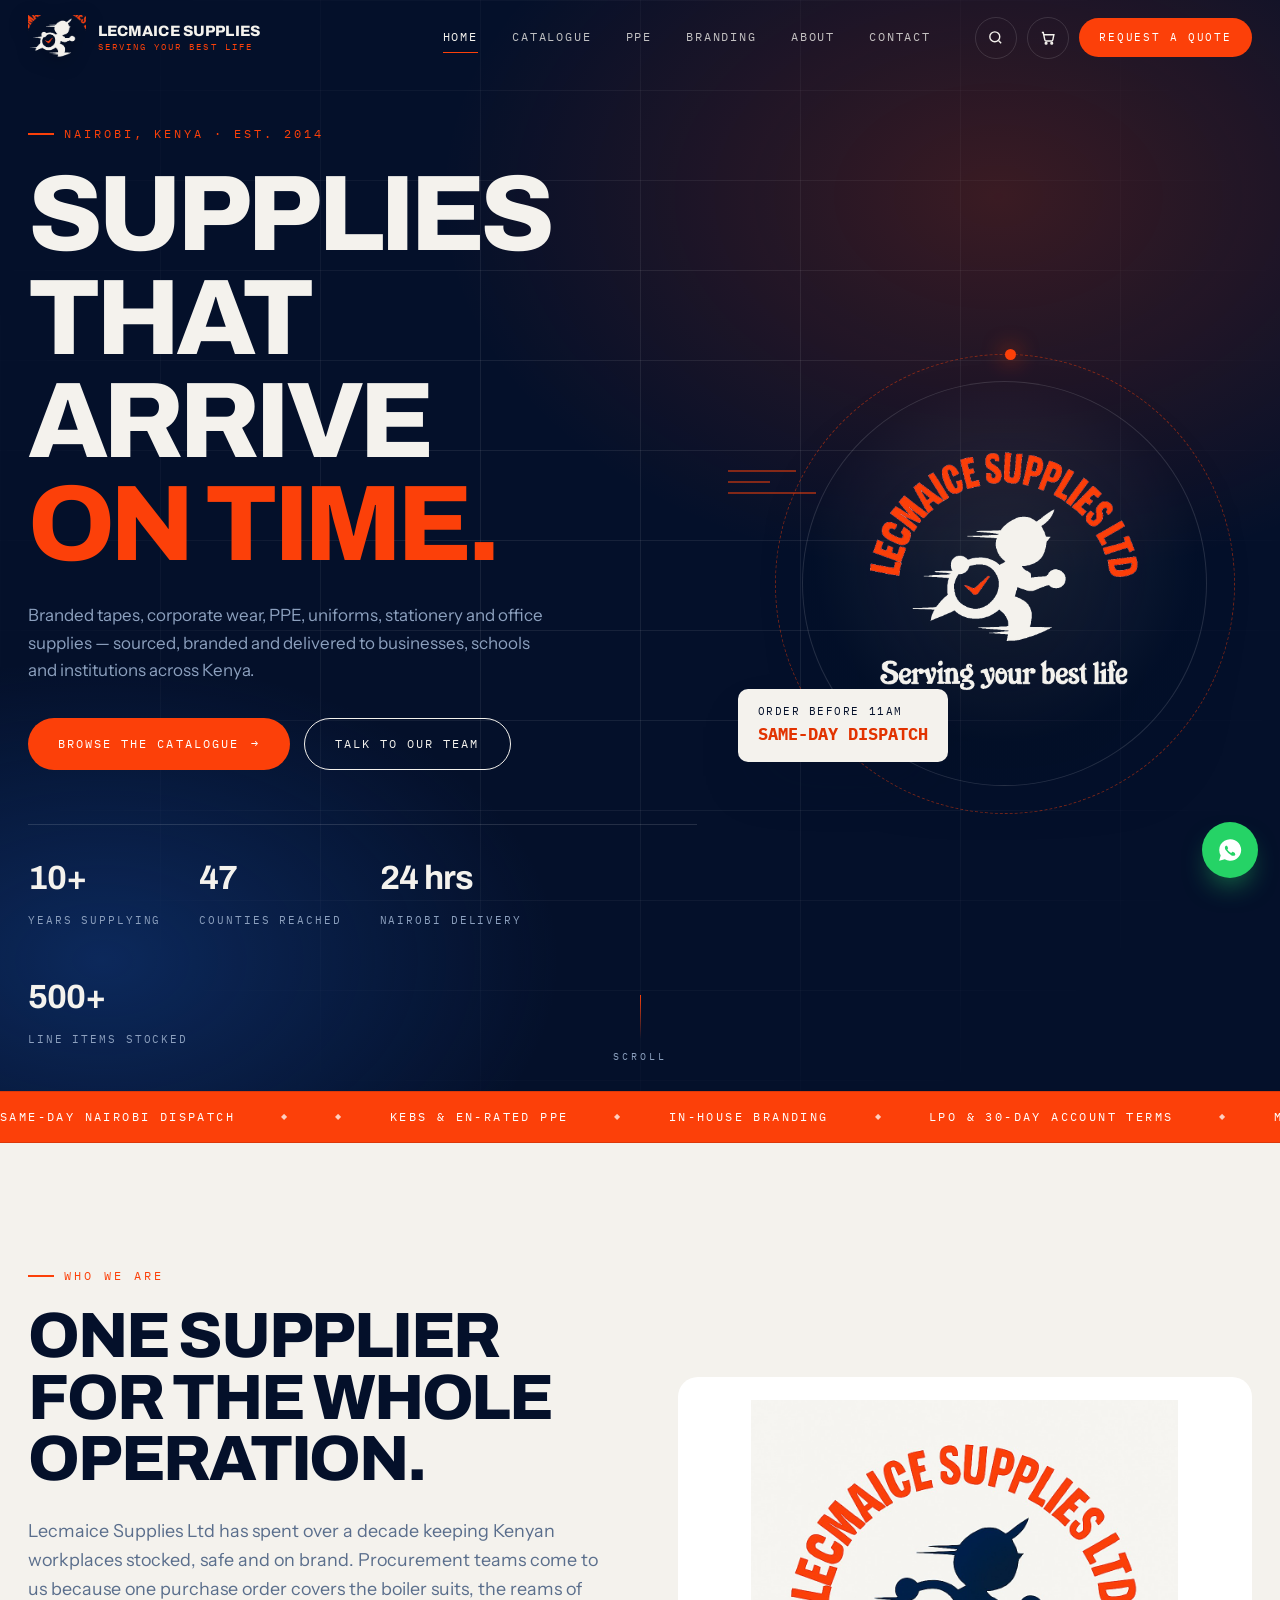
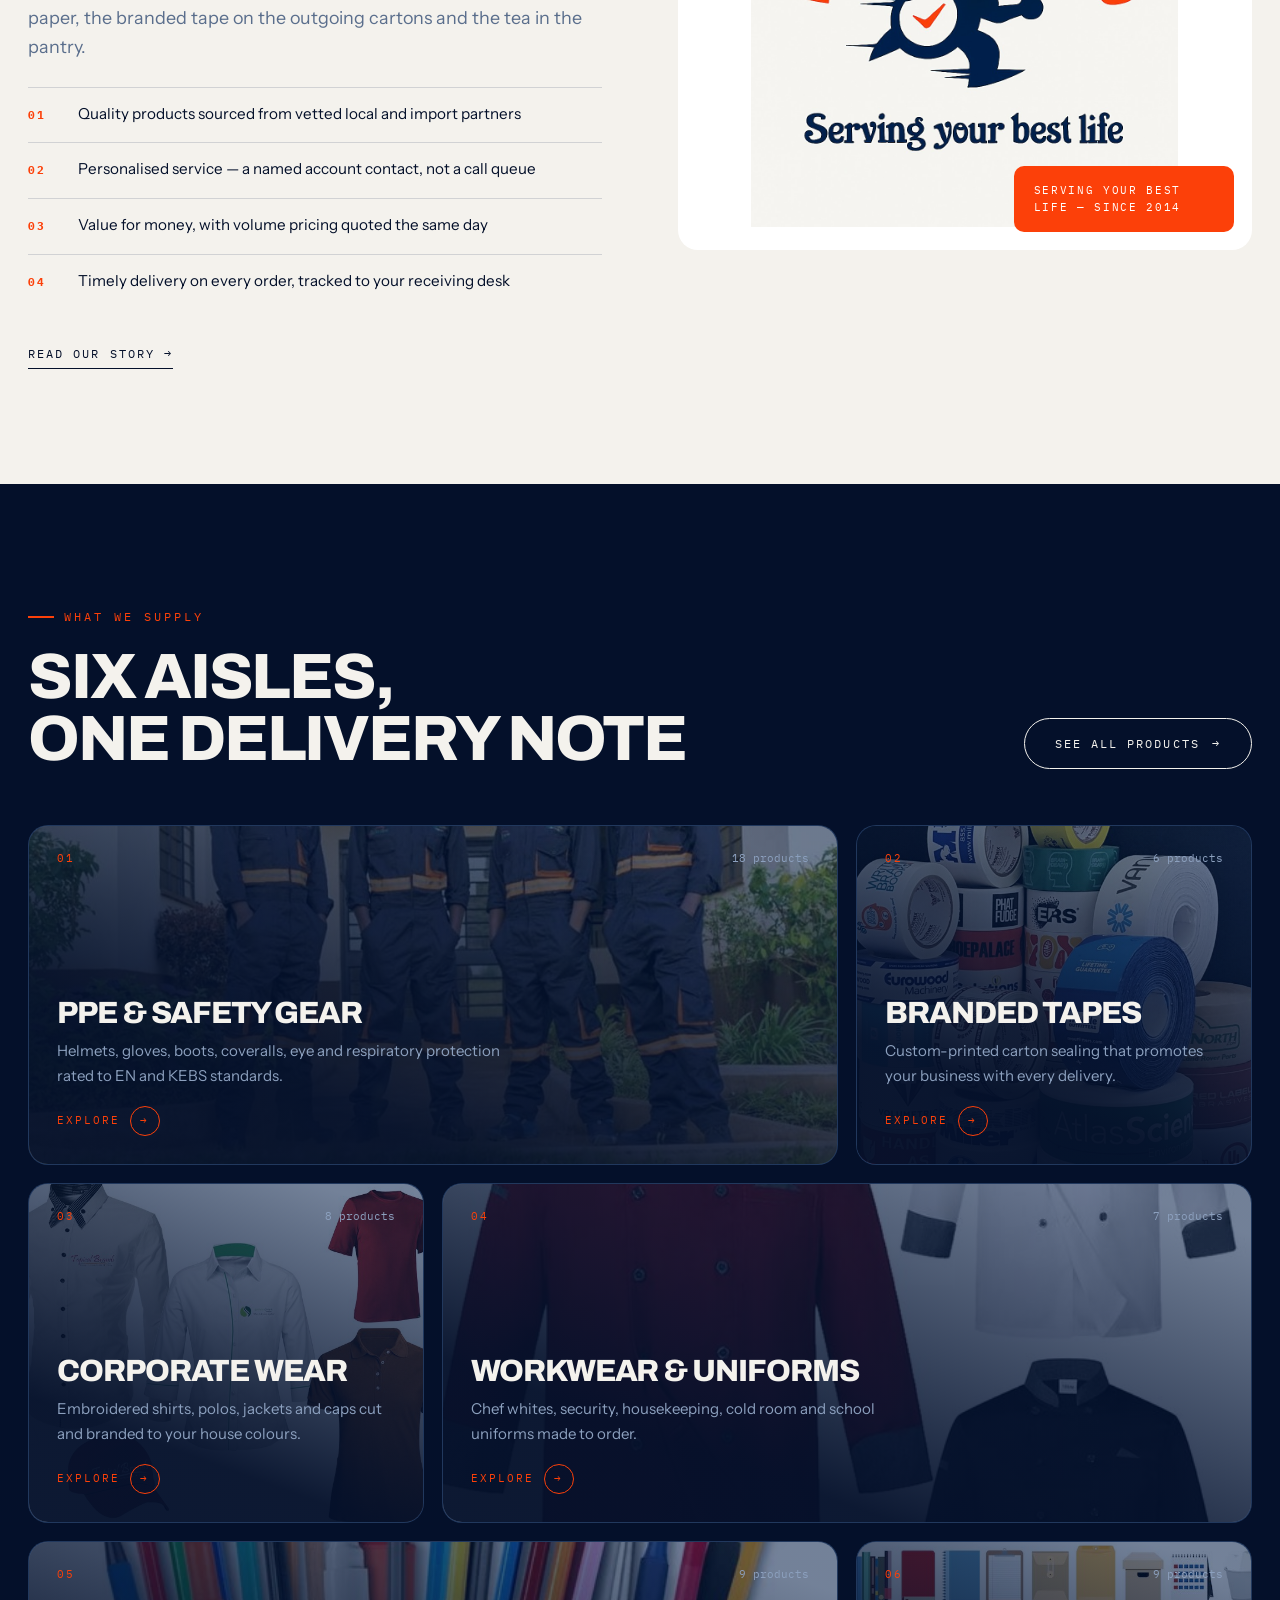
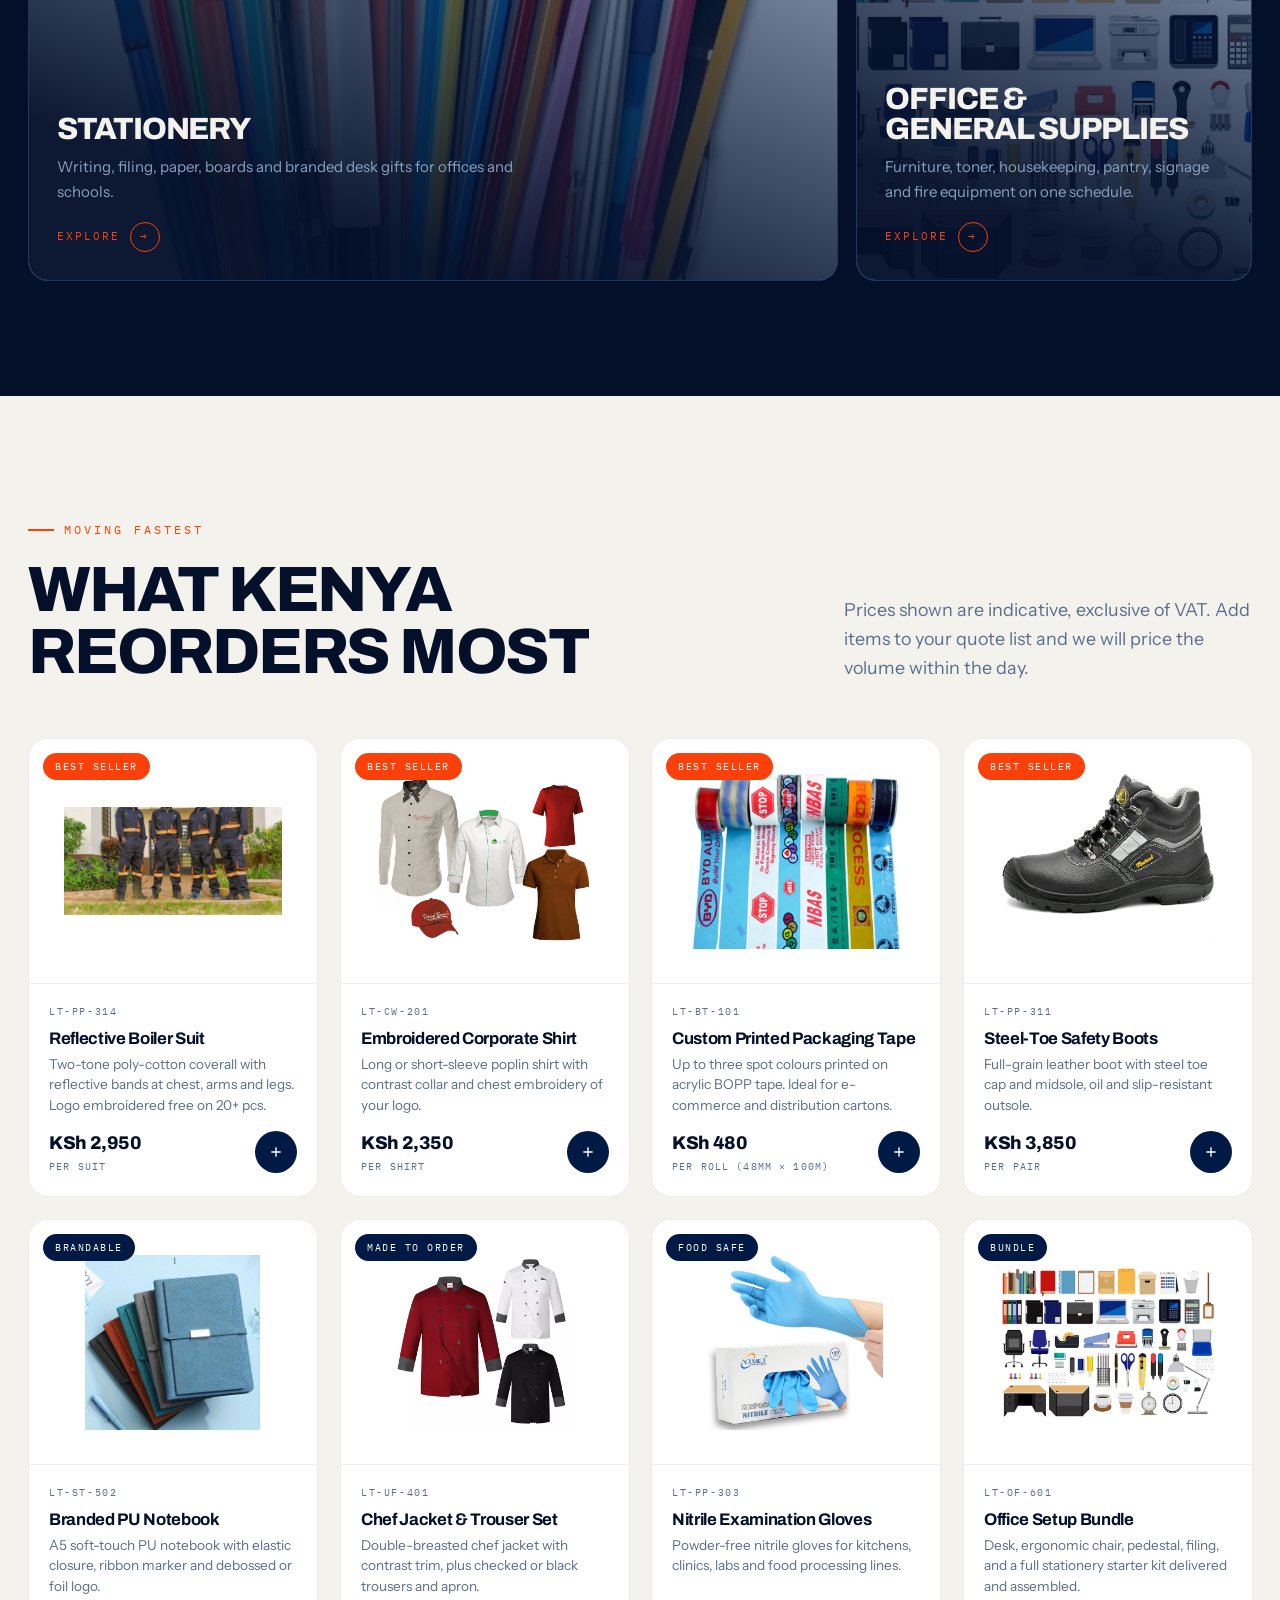
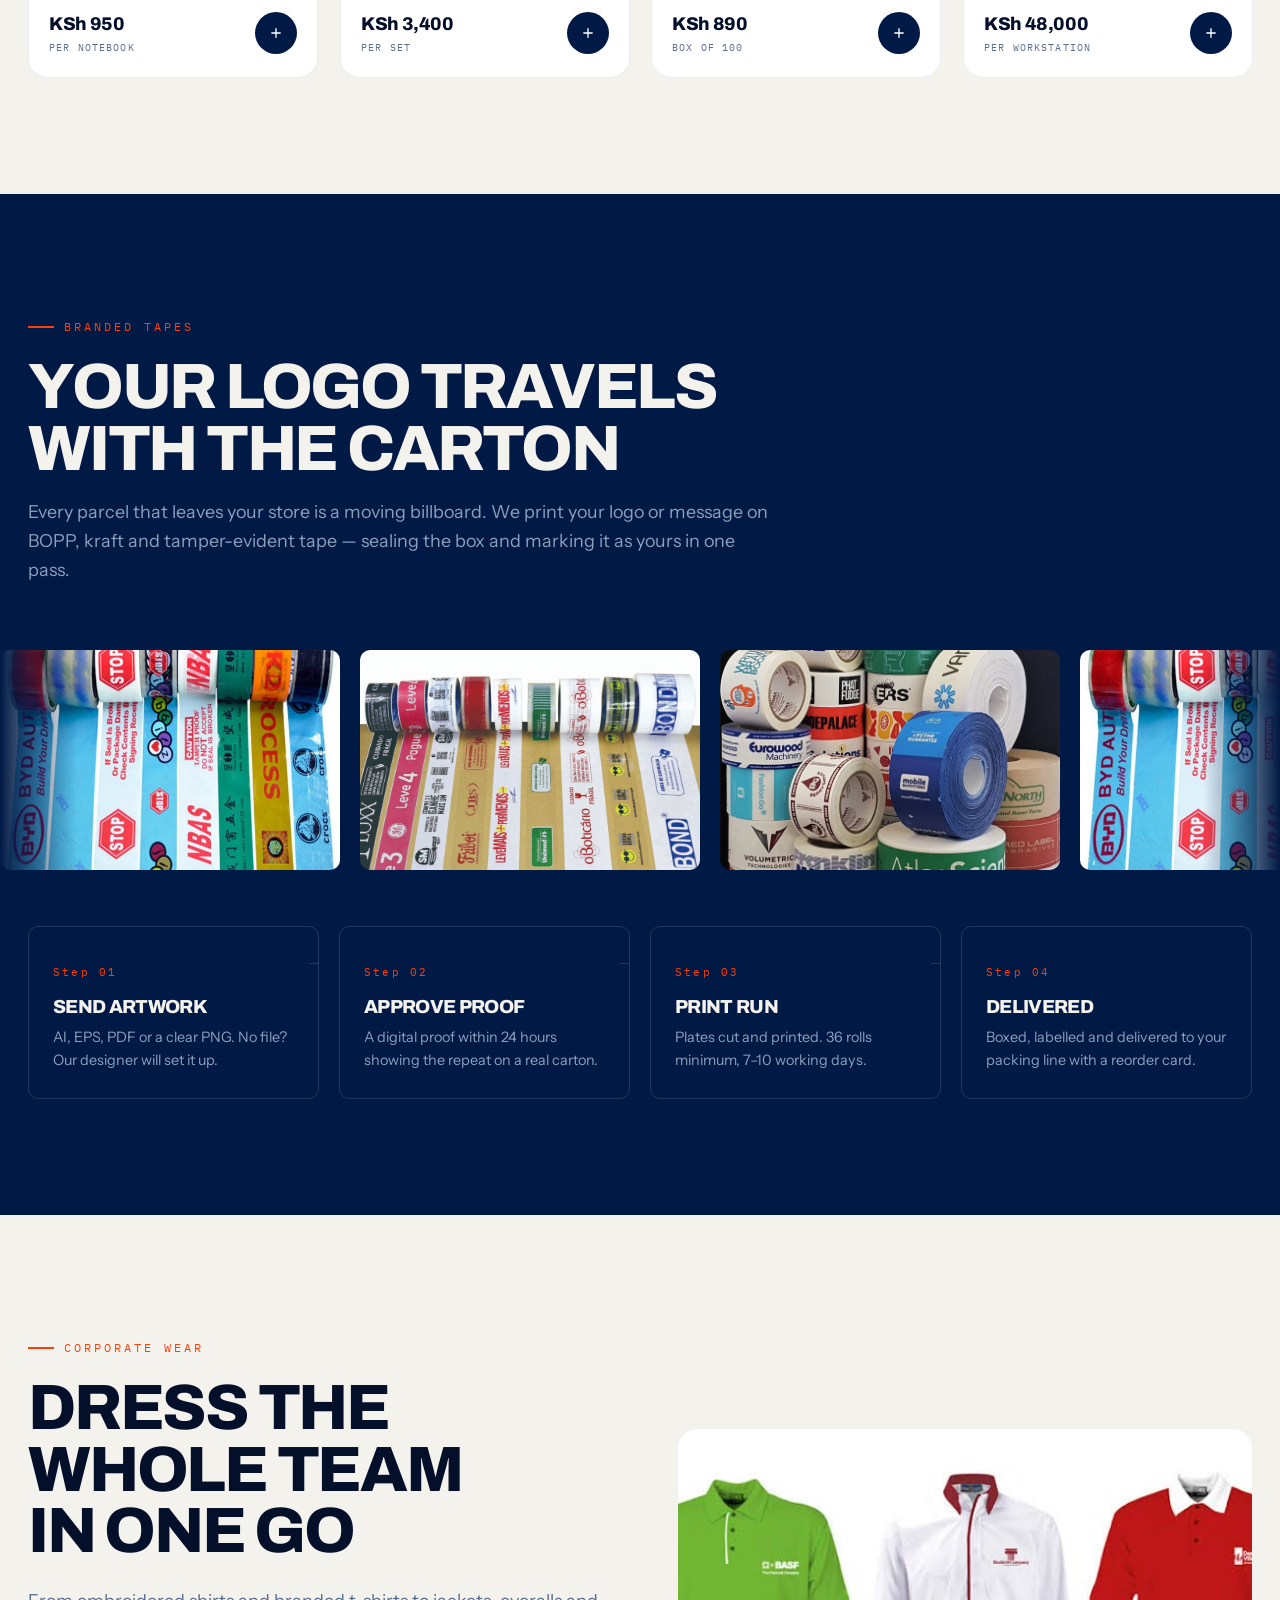
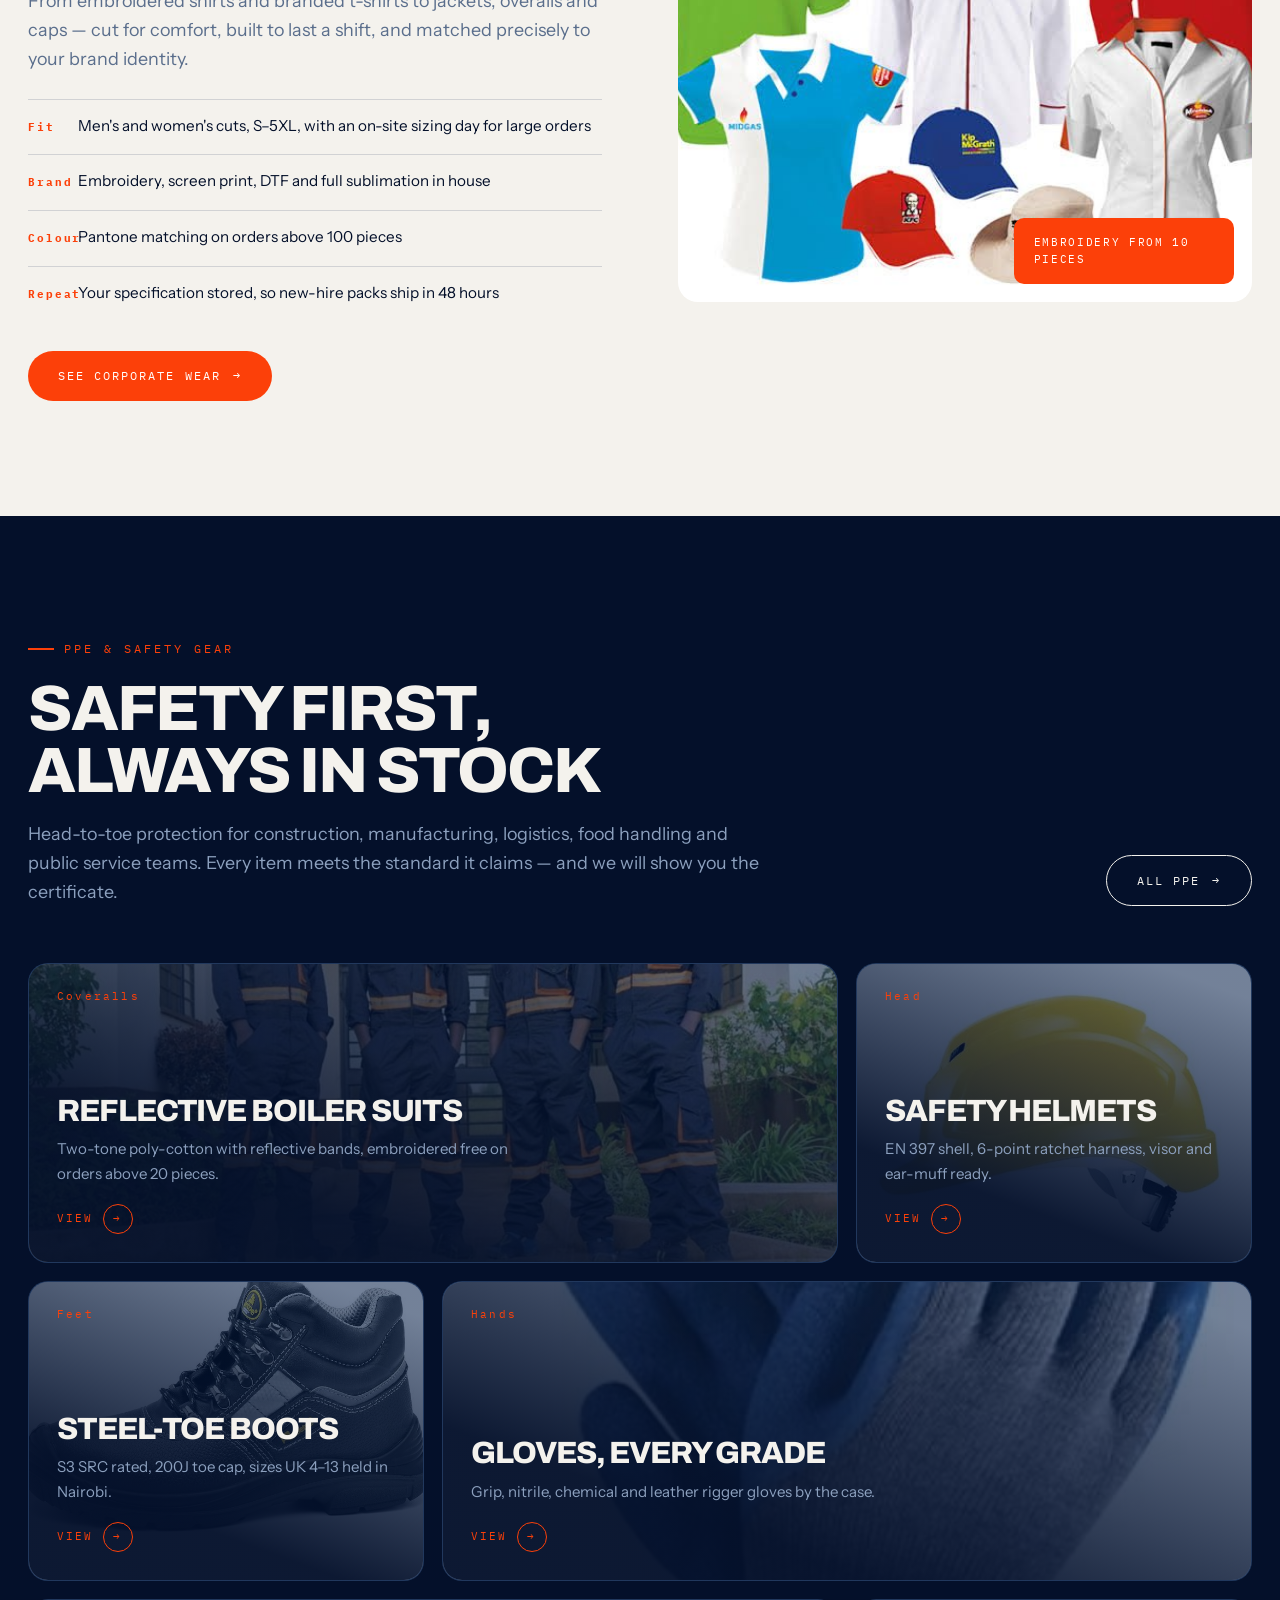
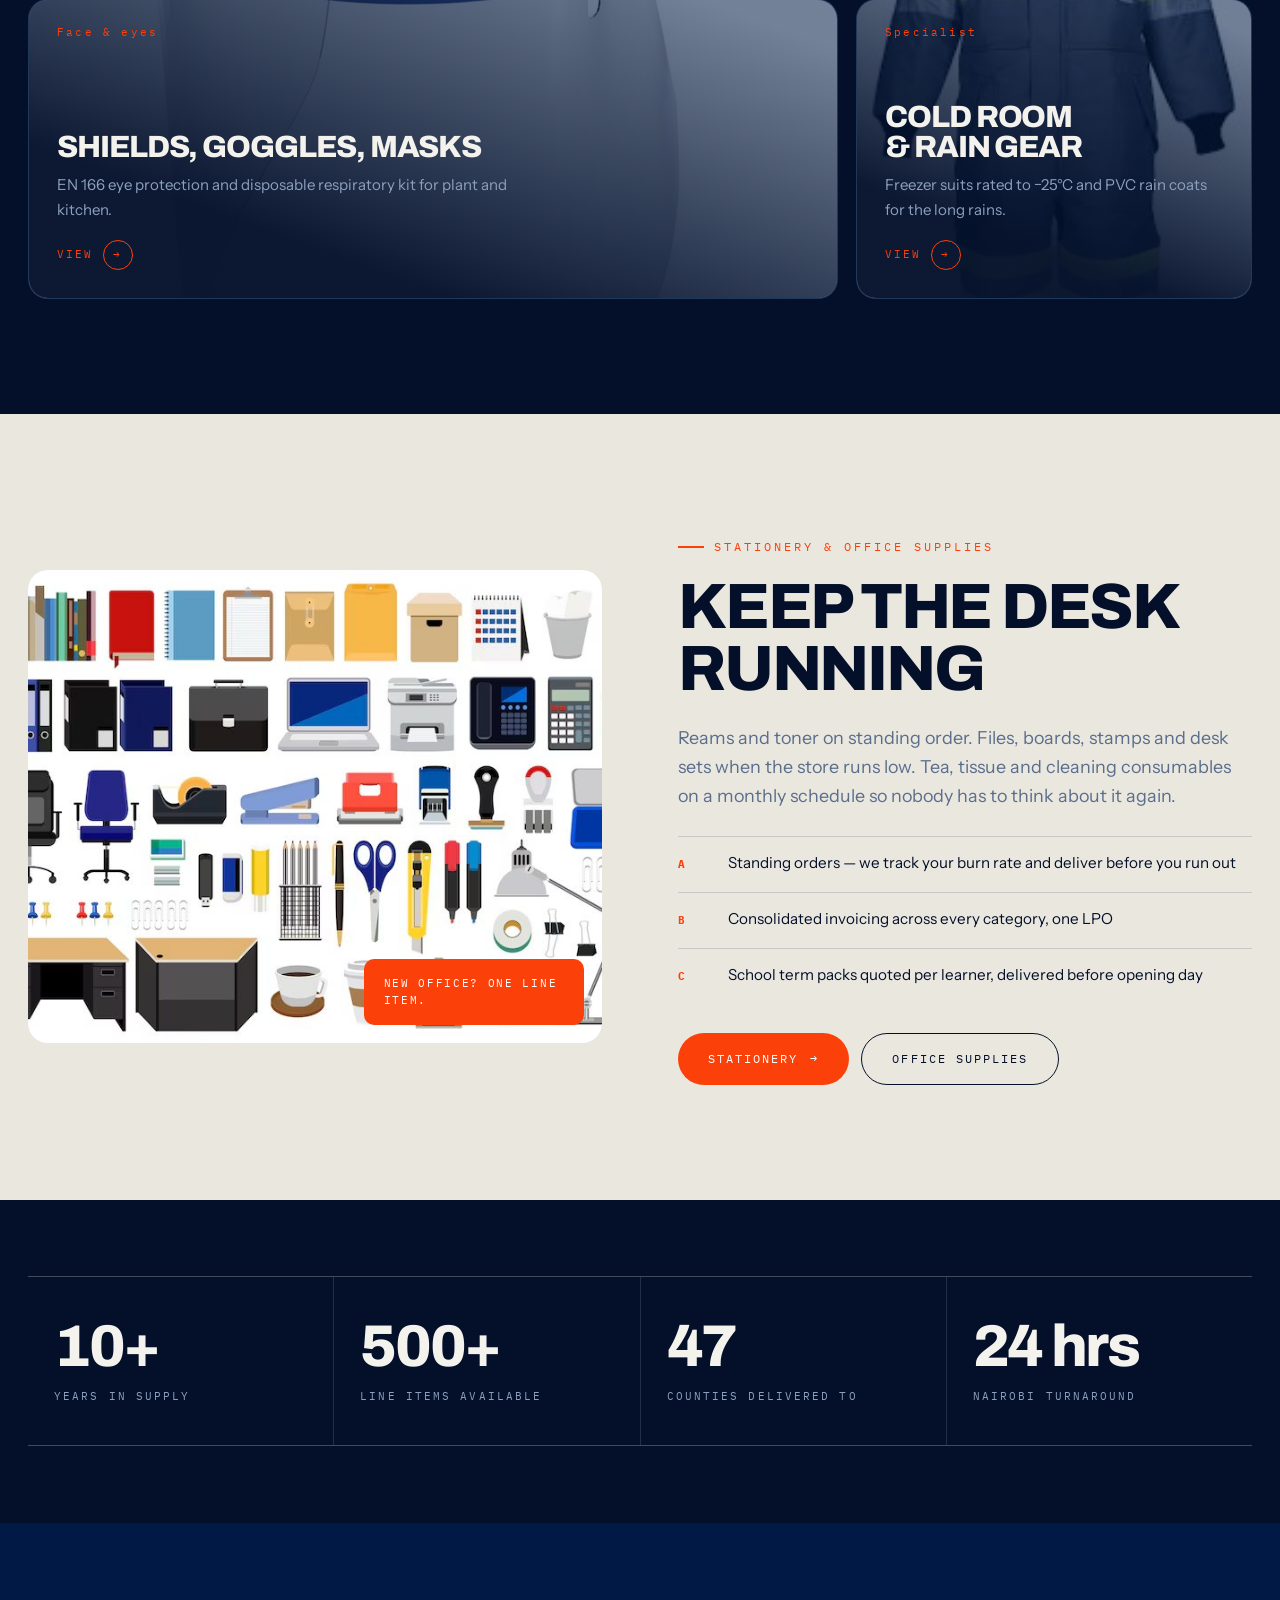
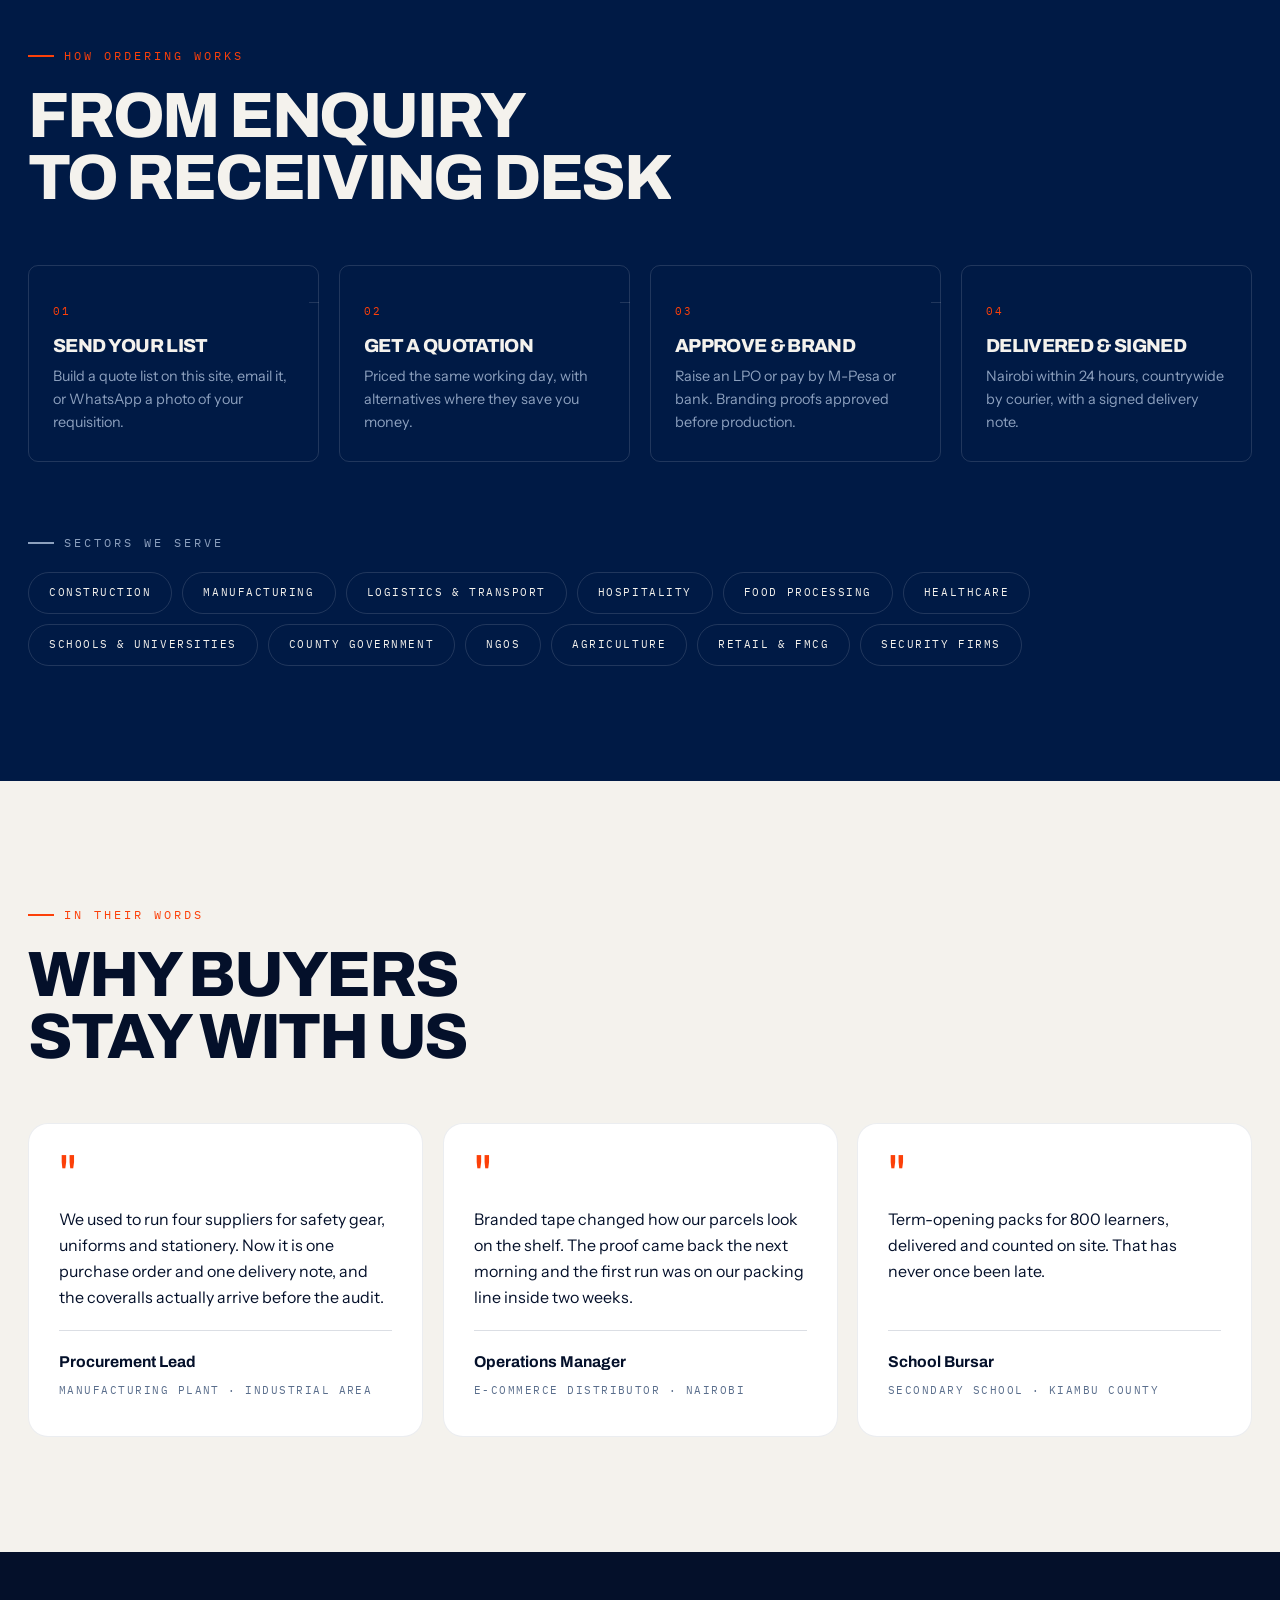
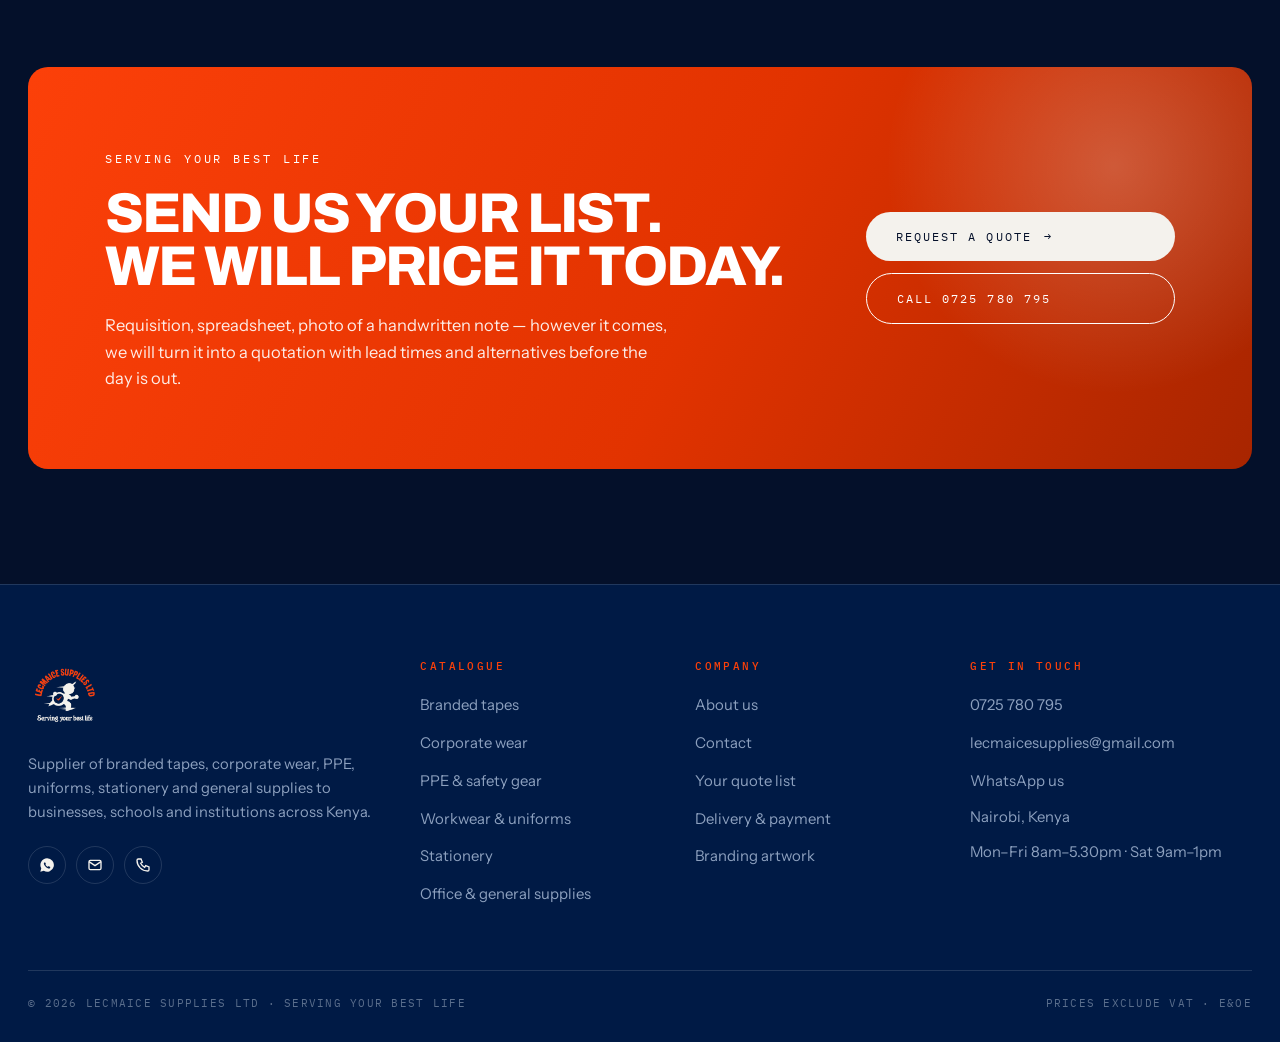
<file: index.html>
<!DOCTYPE html>
<html lang="en">
<head>
<meta charset="utf-8">
<meta name="viewport" content="width=device-width, initial-scale=1">
<title>Lecmaice Supplies Ltd — PPE, Corporate Wear, Stationery & Office Supplies in Kenya</title>
<meta name="description" content="Lecmaice Supplies Ltd supplies branded tapes, corporate wear, PPE and safety gear, uniforms, stationery and office supplies across Kenya. Over 10 years serving businesses, schools and institutions. Serving your best life.">
<meta name="theme-color" content="#04102A">
<link rel="icon" href="assets/img/favicon.png">
<link rel="apple-touch-icon" href="assets/img/favicon.png">
<meta property="og:title" content="Lecmaice Supplies Ltd — Serving your best life">
<meta property="og:description" content="Branded tapes, corporate wear, PPE, uniforms, stationery and office supplies delivered across Kenya.">
<meta property="og:image" content="assets/img/lecmaice-logo.jpg">
<meta property="og:type" content="website">
<link rel="preconnect" href="https://fonts.googleapis.com">
<link rel="preconnect" href="https://fonts.gstatic.com" crossorigin>
<link href="https://fonts.googleapis.com/css2?family=Archivo:wght@400;600;700;800&family=Instrument+Sans:wght@400;500;600&family=IBM+Plex+Mono:wght@400;500&display=swap" rel="stylesheet">
<link rel="stylesheet" href="assets/css/styles.css">
<script type="application/ld+json">
{
  "@context": "https://schema.org",
  "@type": "Organization",
  "name": "Lecmaice Supplies Ltd",
  "slogan": "Serving your best life",
  "url": "https://lecmaice.co.ke/",
  "logo": "assets/img/lecmaice-logo.jpg",
  "email": "lecmaicesupplies@gmail.com",
  "telephone": "780795",
  "address": { "@type": "PostalAddress", "addressLocality": "Nairobi", "addressCountry": "KE" },
  "areaServed": "Kenya"
}
</script>
</head>
<body>
<div class="scroll-progress"></div>

<!-- ============ HEADER ============ -->
<header class="header">
  <div class="header__inner">
    <a class="brand" href="index.html" aria-label="Lecmaice Supplies Ltd home">
      <img src="assets/img/lecmaice-mark-light.png" alt="Lecmaice Supplies Ltd">
      <span class="brand__txt">
        <span class="brand__name">Lecmaice Supplies</span>
        <span class="brand__tag">Serving your best life</span>
      </span>
    </a>
    <nav class="nav" aria-label="Main">
      <a href="index.html" aria-current="page">Home</a>
      <a href="catalogue.html">Catalogue</a>
      <a href="catalogue.html?cat=ppe">PPE</a>
      <a href="catalogue.html?cat=corporate-wear">Branding</a>
      <a href="about.html">About</a>
      <a href="contact.html">Contact</a>
    </nav>
    <div class="header__tools">
      <a class="icon-btn tool-search" href="catalogue.html" aria-label="Search the catalogue">
        <svg width="17" height="17" viewBox="0 0 24 24" fill="none" stroke="currentColor" stroke-width="2"><circle cx="11" cy="11" r="7"/><path d="m20 20-3.5-3.5"/></svg>
      </a>
      <button class="icon-btn quote-btn" type="button" data-open-quote aria-label="Open quote list">
        <svg width="17" height="17" viewBox="0 0 24 24" fill="none" stroke="currentColor" stroke-width="2"><path d="M4 5h2l2.2 10.4A2 2 0 0 0 10.2 17h7.3a2 2 0 0 0 2-1.6L21 8H7"/><circle cx="10" cy="20" r="1.2"/><circle cx="18" cy="20" r="1.2"/></svg>
        <span class="count">0</span>
      </button>
      <a class="btn btn--sm" href="contact.html">Request a quote</a>
      <button class="icon-btn burger" type="button" aria-label="Open menu" aria-expanded="false">
        <span></span><span></span><span></span>
      </button>
    </div>
  </div>
</header>

<div class="mobile-nav" id="mobileNav">
  <a href="index.html">Home</a>
  <a href="catalogue.html">Catalogue</a>
  <a href="about.html">About us</a>
  <a href="contact.html">Contact</a>
  <a href="quote.html">Quote list</a>
  <div class="mobile-nav__foot">
    <p>0725 780 795<br>lecmaicesupplies@gmail.com</p>
  </div>
</div>

<main>
<!-- ============ HERO ============ -->
<section class="hero">
  <div class="hero__grid-lines" aria-hidden="true"></div>
  <div class="hero__inner">
    <div>
      <span class="eyebrow">Nairobi, Kenya · Est. 2014</span>
      <h1 class="hero__title">
        <span class="line"><span>Supplies</span></span>
        <span class="line"><span>that arrive</span></span>
        <span class="line"><span class="flare">on time.</span></span>
      </h1>
      <p class="hero__sub">
        Branded tapes, corporate wear, PPE, uniforms, stationery and office supplies —
        sourced, branded and delivered to businesses, schools and institutions across Kenya.
      </p>
      <div class="hero__cta">
        <a class="btn" href="catalogue.html">Browse the catalogue <span class="arw">→</span></a>
        <a class="btn btn--ghost" href="contact.html">Talk to our team</a>
      </div>
      <div class="hero__stats">
        <div><b>10+</b><span>Years supplying</span></div>
        <div><b>47</b><span>Counties reached</span></div>
        <div><b>24 hrs</b><span>Nairobi delivery</span></div>
        <div><b>500+</b><span>Line items stocked</span></div>
      </div>
    </div>
    <div class="hero__visual">
      <div class="hero__disc">
        <div class="hero__ring" aria-hidden="true"></div>
        <img src="assets/img/lecmaice-logo-light.png" alt="Lecmaice Supplies Ltd — the running clock mark">
      </div>
      <div class="hero__badge">
        Order before 11am
        <b>Same-day dispatch</b>
      </div>
      <div class="speedlines" style="left:-6%;top:22%" aria-hidden="true"><span></span><span></span><span></span></div>
    </div>
  </div>
  <div class="hero__scroll" aria-hidden="true"><i></i>Scroll</div>
</section>

<!-- ============ TICKER ============ -->
<div class="ticker" aria-hidden="true">
  <div class="ticker__track">
    <span>Same-day Nairobi dispatch<span></span></span>
    <span>KEBS &amp; EN-rated PPE</span>
    <span>In-house branding</span>
    <span>LPO &amp; 30-day account terms</span>
    <span>M-Pesa &amp; bank transfer</span>
    <span>Countrywide courier</span>
    <span>Same-day Nairobi dispatch</span>
    <span>KEBS &amp; EN-rated PPE</span>
    <span>In-house branding</span>
    <span>LPO &amp; 30-day account terms</span>
    <span>M-Pesa &amp; bank transfer</span>
    <span>Countrywide courier</span>
  </div>
</div>

<!-- ============ INTRO ============ -->
<section class="section section--light">
  <div class="shell split">
    <div data-anim="slide-l">
      <span class="eyebrow">Who we are</span>
      <h2 class="h-lg" style="text-transform:uppercase">
        <span class="split-line"><span>One supplier</span></span>
        <span class="split-line"><span>for the whole</span></span>
        <span class="split-line"><span>operation.</span></span>
      </h2>
      <p class="lede" style="margin-top:26px">
        Lecmaice Supplies Ltd has spent over a decade keeping Kenyan workplaces stocked, safe and on brand.
        Procurement teams come to us because one purchase order covers the boiler suits, the reams of paper,
        the branded tape on the outgoing cartons and the tea in the pantry.
      </p>
      <ul class="feature-list">
        <li><b>01</b><span>Quality products sourced from vetted local and import partners</span></li>
        <li><b>02</b><span>Personalised service — a named account contact, not a call queue</span></li>
        <li><b>03</b><span>Value for money, with volume pricing quoted the same day</span></li>
        <li><b>04</b><span>Timely delivery on every order, tracked to your receiving desk</span></li>
      </ul>
      <a class="text-link" href="about.html">Read our story <span>→</span></a>
    </div>
    <div class="split__media split__media--contain" data-anim="scale">
      <img src="assets/img/lecmaice-logo.jpg" alt="Lecmaice Supplies Ltd logo">
      <div class="split__float">Serving your best life — since 2014</div>
    </div>
  </div>
</section>

<!-- ============ CATEGORIES ============ -->
<section class="section">
  <div class="shell">
    <div class="section-head">
      <div data-anim="rise">
        <span class="eyebrow">What we supply</span>
        <h2 class="h-lg" style="text-transform:uppercase">Six aisles,<br>one delivery note</h2>
      </div>
      <a class="btn btn--ghost" href="catalogue.html" data-anim="fade">See all products <span class="arw">→</span></a>
    </div>

    <div class="cat-grid">
      <a class="cat-card" href="catalogue.html?cat=ppe" data-anim="mask">
        <div class="cat-card__img" style="background-image:url('assets/img/products/ppe-overall-boots.jpg')"></div>
        <span class="cat-card__no">01</span><span class="cat-card__count">18 products</span>
        <h3>PPE &amp; safety gear</h3>
        <p>Helmets, gloves, boots, coveralls, eye and respiratory protection rated to EN and KEBS standards.</p>
        <span class="go">Explore <i>→</i></span>
      </a>

      <a class="cat-card" href="catalogue.html?cat=branded-tapes" data-anim="flip" data-delay="90">
        <div class="cat-card__img" style="background-image:url('assets/img/products/tape-assorted.jpg')"></div>
        <span class="cat-card__no">02</span><span class="cat-card__count">6 products</span>
        <h3>Branded tapes</h3>
        <p>Custom-printed carton sealing that promotes your business with every delivery.</p>
        <span class="go">Explore <i>→</i></span>
      </a>

      <a class="cat-card" href="catalogue.html?cat=corporate-wear" data-anim="wipe" data-delay="60">
        <div class="cat-card__img" style="background-image:url('assets/img/products/corp-shirts.jpg')"></div>
        <span class="cat-card__no">03</span><span class="cat-card__count">8 products</span>
        <h3>Corporate wear</h3>
        <p>Embroidered shirts, polos, jackets and caps cut and branded to your house colours.</p>
        <span class="go">Explore <i>→</i></span>
      </a>

      <a class="cat-card" href="catalogue.html?cat=uniforms" data-anim="scale" data-delay="120">
        <div class="cat-card__img" style="background-image:url('assets/img/products/chef-jacket.jpg')"></div>
        <span class="cat-card__no">04</span><span class="cat-card__count">7 products</span>
        <h3>Workwear &amp; uniforms</h3>
        <p>Chef whites, security, housekeeping, cold room and school uniforms made to order.</p>
        <span class="go">Explore <i>→</i></span>
      </a>

      <a class="cat-card" href="catalogue.html?cat=stationery" data-anim="blur" data-delay="60">
        <div class="cat-card__img" style="background-image:url('assets/img/products/pens.jpg')"></div>
        <span class="cat-card__no">05</span><span class="cat-card__count">9 products</span>
        <h3>Stationery</h3>
        <p>Writing, filing, paper, boards and branded desk gifts for offices and schools.</p>
        <span class="go">Explore <i>→</i></span>
      </a>

      <a class="cat-card" href="catalogue.html?cat=office" data-anim="skew" data-delay="90">
        <div class="cat-card__img" style="background-image:url('assets/img/products/office-kit.jpg')"></div>
        <span class="cat-card__no">06</span><span class="cat-card__count">9 products</span>
        <h3>Office &amp; general supplies</h3>
        <p>Furniture, toner, housekeeping, pantry, signage and fire equipment on one schedule.</p>
        <span class="go">Explore <i>→</i></span>
      </a>
    </div>
  </div>
</section>

<!-- ============ FEATURED PRODUCTS ============ -->
<section class="section section--light">
  <div class="shell">
    <div class="section-head">
      <div data-anim="rise">
        <span class="eyebrow">Moving fastest</span>
        <h2 class="h-lg" style="text-transform:uppercase">What Kenya<br>reorders most</h2>
      </div>
      <p class="lede" data-anim="fade" style="max-width:34ch">Prices shown are indicative, exclusive of VAT. Add items to your quote list and we will price the volume within the day.</p>
    </div>
    <div class="product-grid" id="featuredGrid"></div>
  </div>
</section>

<!-- ============ BRANDED TAPES ============ -->
<section class="section section--navy">
  <div class="shell">
    <div class="section-head">
      <div data-anim="rise">
        <span class="eyebrow">Branded tapes</span>
        <h2 class="h-lg" style="text-transform:uppercase">Your logo travels<br>with the carton</h2>
        <p class="lede">Every parcel that leaves your store is a moving billboard. We print your logo or message on
        BOPP, kraft and tamper-evident tape — sealing the box and marking it as yours in one pass.</p>
      </div>
      <a class="btn" href="catalogue.html?cat=branded-tapes" data-anim="fade">Price my tape <span class="arw">→</span></a>
    </div>
  </div>
  <div class="marquee" data-anim="fade">
    <div class="marquee__track">
      <figure><img src="assets/img/products/tape-printed.jpg" alt="Custom printed packaging tape"></figure>
      <figure><img src="assets/img/products/tape-kraft.jpg" alt="Branded kraft paper tape"></figure>
      <figure><img src="assets/img/products/tape-assorted.jpg" alt="Assorted branded tape rolls"></figure>
      <figure><img src="assets/img/products/tape-printed.jpg" alt=""></figure>
      <figure><img src="assets/img/products/tape-kraft.jpg" alt=""></figure>
      <figure><img src="assets/img/products/tape-assorted.jpg" alt=""></figure>
    </div>
  </div>
  <div class="shell" style="margin-top:46px">
    <div class="steps" data-stagger>
      <div class="step" data-anim="rise"><span class="step__no">Step 01</span><h4>Send artwork</h4><p>AI, EPS, PDF or a clear PNG. No file? Our designer will set it up.</p></div>
      <div class="step" data-anim="rise"><span class="step__no">Step 02</span><h4>Approve proof</h4><p>A digital proof within 24 hours showing the repeat on a real carton.</p></div>
      <div class="step" data-anim="rise"><span class="step__no">Step 03</span><h4>Print run</h4><p>Plates cut and printed. 36 rolls minimum, 7–10 working days.</p></div>
      <div class="step" data-anim="rise"><span class="step__no">Step 04</span><h4>Delivered</h4><p>Boxed, labelled and delivered to your packing line with a reorder card.</p></div>
    </div>
  </div>
</section>

<!-- ============ CORPORATE WEAR ============ -->
<section class="section section--light">
  <div class="shell split split--rev">
    <div class="split__media" data-anim="zoom-in">
      <img src="assets/img/products/corp-polos.jpg" alt="Branded polo shirts and caps in corporate colours">
      <div class="split__float">Embroidery from 10 pieces</div>
    </div>
    <div data-anim="slide-r">
      <span class="eyebrow">Corporate wear</span>
      <h2 class="h-lg" style="text-transform:uppercase">
        <span class="split-line"><span>Dress the</span></span>
        <span class="split-line"><span>whole team</span></span>
        <span class="split-line"><span>in one go</span></span>
      </h2>
      <p class="lede" style="margin-top:24px">
        From embroidered shirts and branded t-shirts to jackets, overalls and caps — cut for comfort,
        built to last a shift, and matched precisely to your brand identity.
      </p>
      <ul class="feature-list">
        <li><b>Fit</b><span>Men's and women's cuts, S–5XL, with an on-site sizing day for large orders</span></li>
        <li><b>Brand</b><span>Embroidery, screen print, DTF and full sublimation in house</span></li>
        <li><b>Colour</b><span>Pantone matching on orders above 100 pieces</span></li>
        <li><b>Repeat</b><span>Your specification stored, so new-hire packs ship in 48 hours</span></li>
      </ul>
      <a class="btn" href="catalogue.html?cat=corporate-wear">See corporate wear <span class="arw">→</span></a>
    </div>
  </div>
</section>

<!-- ============ PPE SHOWCASE ============ -->
<section class="section">
  <div class="shell">
    <div class="section-head">
      <div data-anim="rise">
        <span class="eyebrow">PPE &amp; safety gear</span>
        <h2 class="h-lg" style="text-transform:uppercase">Safety first,<br>always in stock</h2>
        <p class="lede">Head-to-toe protection for construction, manufacturing, logistics, food handling and public
        service teams. Every item meets the standard it claims — and we will show you the certificate.</p>
      </div>
      <a class="btn btn--ghost" href="catalogue.html?cat=ppe" data-anim="fade">All PPE <span class="arw">→</span></a>
    </div>

    <div class="cat-grid">
      <a class="cat-card" href="product.html?sku=LT-PP-314" data-anim="wipe" style="min-height:300px">
        <div class="cat-card__img" style="background-image:url('assets/img/products/ppe-overall-boots.jpg')"></div>
        <span class="cat-card__no">Coveralls</span>
        <h3>Reflective boiler suits</h3>
        <p>Two-tone poly-cotton with reflective bands, embroidered free on orders above 20 pieces.</p>
        <span class="go">View <i>→</i></span>
      </a>
      <a class="cat-card" href="product.html?sku=LT-PP-301" data-anim="rise" data-delay="80" style="min-height:300px">
        <div class="cat-card__img" style="background-image:url('assets/img/products/hard-hat.jpg')"></div>
        <span class="cat-card__no">Head</span>
        <h3>Safety helmets</h3>
        <p>EN 397 shell, 6-point ratchet harness, visor and ear-muff ready.</p>
        <span class="go">View <i>→</i></span>
      </a>
      <a class="cat-card" href="product.html?sku=LT-PP-311" data-anim="flip" data-delay="140" style="min-height:300px">
        <div class="cat-card__img" style="background-image:url('assets/img/products/safety-boots.jpg')"></div>
        <span class="cat-card__no">Feet</span>
        <h3>Steel-toe boots</h3>
        <p>S3 SRC rated, 200J toe cap, sizes UK 4–13 held in Nairobi.</p>
        <span class="go">View <i>→</i></span>
      </a>
      <a class="cat-card" href="product.html?sku=LT-PP-302" data-anim="scale" data-delay="60" style="min-height:300px">
        <div class="cat-card__img" style="background-image:url('assets/img/products/gloves-grip.jpg')"></div>
        <span class="cat-card__no">Hands</span>
        <h3>Gloves, every grade</h3>
        <p>Grip, nitrile, chemical and leather rigger gloves by the case.</p>
        <span class="go">View <i>→</i></span>
      </a>
      <a class="cat-card" href="product.html?sku=LT-PP-307" data-anim="blur" data-delay="100" style="min-height:300px">
        <div class="cat-card__img" style="background-image:url('assets/img/products/face-shield.jpg')"></div>
        <span class="cat-card__no">Face &amp; eyes</span>
        <h3>Shields, goggles, masks</h3>
        <p>EN 166 eye protection and disposable respiratory kit for plant and kitchen.</p>
        <span class="go">View <i>→</i></span>
      </a>
      <a class="cat-card" href="catalogue.html?cat=uniforms" data-anim="skew" data-delay="120" style="min-height:300px">
        <div class="cat-card__img" style="background-image:url('assets/img/products/coldroom-suit.jpg')"></div>
        <span class="cat-card__no">Specialist</span>
        <h3>Cold room &amp; rain gear</h3>
        <p>Freezer suits rated to −25°C and PVC rain coats for the long rains.</p>
        <span class="go">View <i>→</i></span>
      </a>
    </div>
  </div>
</section>

<!-- ============ STATIONERY / OFFICE ============ -->
<section class="section section--paper2">
  <div class="shell split">
    <div class="split__media" data-anim="zoom-in">
      <img src="assets/img/products/office-kit.jpg" alt="Office supplies range">
      <div class="split__float">New office? One line item.</div>
    </div>
    <div data-anim="slide-r">
      <span class="eyebrow">Stationery &amp; office supplies</span>
      <h2 class="h-lg" style="text-transform:uppercase">Keep the desk<br>running</h2>
      <p class="lede" style="margin-top:24px">
        Reams and toner on standing order. Files, boards, stamps and desk sets when the store runs low.
        Tea, tissue and cleaning consumables on a monthly schedule so nobody has to think about it again.
      </p>
      <ul class="feature-list">
        <li><b>A</b><span>Standing orders — we track your burn rate and deliver before you run out</span></li>
        <li><b>B</b><span>Consolidated invoicing across every category, one LPO</span></li>
        <li><b>C</b><span>School term packs quoted per learner, delivered before opening day</span></li>
      </ul>
      <div style="display:flex;gap:12px;flex-wrap:wrap">
        <a class="btn" href="catalogue.html?cat=stationery">Stationery <span class="arw">→</span></a>
        <a class="btn btn--ghost" href="catalogue.html?cat=office">Office supplies</a>
      </div>
    </div>
  </div>
</section>

<!-- ============ STATS ============ -->
<section class="section section--tight">
  <div class="shell">
    <div class="stats" data-anim="rise">
      <div><b data-count="10" data-suffix="+">0</b><span>Years in supply</span></div>
      <div><b data-count="500" data-suffix="+">0</b><span>Line items available</span></div>
      <div><b data-count="47">0</b><span>Counties delivered to</span></div>
      <div><b data-count="24" data-suffix=" hrs">0</b><span>Nairobi turnaround</span></div>
    </div>
  </div>
</section>

<!-- ============ HOW WE WORK ============ -->
<section class="section section--navy">
  <div class="shell">
    <div class="section-head">
      <div data-anim="rise">
        <span class="eyebrow">How ordering works</span>
        <h2 class="h-lg" style="text-transform:uppercase">From enquiry<br>to receiving desk</h2>
      </div>
    </div>
    <div class="steps" data-stagger>
      <div class="step" data-anim="flip"><span class="step__no">01</span><h4>Send your list</h4><p>Build a quote list on this site, email it, or WhatsApp a photo of your requisition.</p></div>
      <div class="step" data-anim="flip"><span class="step__no">02</span><h4>Get a quotation</h4><p>Priced the same working day, with alternatives where they save you money.</p></div>
      <div class="step" data-anim="flip"><span class="step__no">03</span><h4>Approve &amp; brand</h4><p>Raise an LPO or pay by M-Pesa or bank. Branding proofs approved before production.</p></div>
      <div class="step" data-anim="flip"><span class="step__no">04</span><h4>Delivered &amp; signed</h4><p>Nairobi within 24 hours, countrywide by courier, with a signed delivery note.</p></div>
    </div>

    <div style="margin-top:64px" data-anim="rise">
      <span class="eyebrow eyebrow--muted">Sectors we serve</span>
      <div class="sectors">
        <span class="sector-chip">Construction</span>
        <span class="sector-chip">Manufacturing</span>
        <span class="sector-chip">Logistics &amp; transport</span>
        <span class="sector-chip">Hospitality</span>
        <span class="sector-chip">Food processing</span>
        <span class="sector-chip">Healthcare</span>
        <span class="sector-chip">Schools &amp; universities</span>
        <span class="sector-chip">County government</span>
        <span class="sector-chip">NGOs</span>
        <span class="sector-chip">Agriculture</span>
        <span class="sector-chip">Retail &amp; FMCG</span>
        <span class="sector-chip">Security firms</span>
      </div>
    </div>
  </div>
</section>

<!-- ============ TESTIMONIALS ============ -->
<section class="section section--light">
  <div class="shell">
    <div class="section-head">
      <div data-anim="rise">
        <span class="eyebrow">In their words</span>
        <h2 class="h-lg" style="text-transform:uppercase">Why buyers<br>stay with us</h2>
      </div>
    </div>
    <div class="quote-grid" data-stagger>
      <div class="quote-card" data-anim="rise">
        <span class="quote-card__mark">"</span>
        <p>We used to run four suppliers for safety gear, uniforms and stationery. Now it is one purchase order
          and one delivery note, and the coveralls actually arrive before the audit.</p>
        <div class="quote-card__who"><b>Procurement Lead</b><span>Manufacturing plant · Industrial Area</span></div>
      </div>
      <div class="quote-card" data-anim="rise">
        <span class="quote-card__mark">"</span>
        <p>Branded tape changed how our parcels look on the shelf. The proof came back the next morning and the
          first run was on our packing line inside two weeks.</p>
        <div class="quote-card__who"><b>Operations Manager</b><span>E-commerce distributor · Nairobi</span></div>
      </div>
      <div class="quote-card" data-anim="rise">
        <span class="quote-card__mark">"</span>
        <p>Term-opening packs for 800 learners, delivered and counted on site. That has never once been late.</p>
        <div class="quote-card__who"><b>School Bursar</b><span>Secondary school · Kiambu County</span></div>
      </div>
    </div>
  </div>
</section>

<!-- ============ CTA ============ -->
<section class="section">
  <div class="shell">
    <div class="cta-band" data-anim="scale">
      <div>
        <span class="mono" style="letter-spacing:.24em">Serving your best life</span>
        <h2 style="margin-top:16px">Send us your list.<br>We will price it today.</h2>
        <p>Requisition, spreadsheet, photo of a handwritten note — however it comes, we will turn it into a
          quotation with lead times and alternatives before the day is out.</p>
      </div>
      <div class="cta-band__actions">
        <a class="btn btn--light" href="contact.html">Request a quote <span class="arw">→</span></a>
        <a class="btn btn--ghost" href="tel:+254717169714">Call 0725 780 795</a>
      </div>
    </div>
  </div>
</section>
</main>

<!-- ============ FOOTER ============ -->
<footer class="footer">
  <div class="shell">
    <div class="footer__top">
      <div class="footer__brand">
        <img src="assets/img/lecmaice-logo-light.png" alt="Lecmaice Supplies Ltd">
        <p>Supplier of branded tapes, corporate wear, PPE, uniforms, stationery and general supplies to
          businesses, schools and institutions across Kenya.</p>
        <div class="socials">
          <a href="https://wa.me/254725780795" aria-label="WhatsApp" target="_blank" rel="noopener">
            <svg width="16" height="16" viewBox="0 0 24 24" fill="currentColor"><path d="M12 2a10 10 0 0 0-8.6 15L2 22l5.2-1.4A10 10 0 1 0 12 2Zm5.1 14.1c-.2.6-1.2 1.2-1.7 1.2-.5.1-1 .1-1.6-.1a13 13 0 0 1-5.6-4.9c-.4-.6-.9-1.5-.9-2.4 0-.9.5-1.3.7-1.5.2-.2.4-.3.6-.3h.4c.2 0 .3 0 .5.4l.7 1.7c.1.2 0 .4-.1.5l-.3.4c-.1.1-.3.3-.1.6.2.3.7 1.1 1.4 1.7.9.8 1.6 1 1.9 1.2.2.1.4 0 .5-.1l.6-.7c.2-.2.3-.2.5-.1l1.6.8c.2.1.4.2.4.3.1.2.1.6-.1 1.1Z"/></svg>
          </a>
          <a href="mailto:lecmaicesupplies@gmail.com" aria-label="Email">
            <svg width="16" height="16" viewBox="0 0 24 24" fill="none" stroke="currentColor" stroke-width="2"><rect x="3" y="5" width="18" height="14" rx="2"/><path d="m3 7 9 6 9-6"/></svg>
          </a>
          <a href="tel:+254717169714" aria-label="Phone">
            <svg width="16" height="16" viewBox="0 0 24 24" fill="none" stroke="currentColor" stroke-width="2"><path d="M5 3h4l2 5-2.5 1.5a12 12 0 0 0 6 6L16 13l5 2v4a2 2 0 0 1-2 2A16 16 0 0 1 3 5a2 2 0 0 1 2-2Z"/></svg>
          </a>
        </div>
      </div>
      <div>
        <h5>Catalogue</h5>
        <ul>
          <li><a href="catalogue.html?cat=branded-tapes">Branded tapes</a></li>
          <li><a href="catalogue.html?cat=corporate-wear">Corporate wear</a></li>
          <li><a href="catalogue.html?cat=ppe">PPE &amp; safety gear</a></li>
          <li><a href="catalogue.html?cat=uniforms">Workwear &amp; uniforms</a></li>
          <li><a href="catalogue.html?cat=stationery">Stationery</a></li>
          <li><a href="catalogue.html?cat=office">Office &amp; general supplies</a></li>
        </ul>
      </div>
      <div>
        <h5>Company</h5>
        <ul>
          <li><a href="about.html">About us</a></li>
          <li><a href="contact.html">Contact</a></li>
          <li><a href="quote.html">Your quote list</a></li>
          <li><a href="contact.html#faq">Delivery &amp; payment</a></li>
          <li><a href="contact.html#faq">Branding artwork</a></li>
        </ul>
      </div>
      <div>
        <h5>Get in touch</h5>
        <ul>
          <li><a href="tel:+254717169714">0725 780 795</a></li>
          <li><a href="mailto:lecmaicesupplies@gmail.com">lecmaicesupplies@gmail.com</a></li>
          <li><a href="https://wa.me/254725780795" target="_blank" rel="noopener">WhatsApp us</a></li>
          <li style="color:var(--steel);font-size:.93rem">Nairobi, Kenya</li>
          <li style="color:var(--steel);font-size:.93rem">Mon–Fri 8am–5.30pm · Sat 9am–1pm</li>
        </ul>
      </div>
    </div>
    <div class="footer__bottom">
      <span>© <span data-year></span> Lecmaice Supplies Ltd · Serving your best life</span>
      <span>Prices exclude VAT · E&amp;OE</span>
    </div>
  </div>
</footer>

<!-- ============ QUOTE DRAWER ============ -->
<div class="drawer-scrim" id="drawerScrim"></div>
<aside class="drawer" id="quoteDrawer" aria-hidden="true" aria-label="Quote list">
  <div class="drawer__head">
    <h3>Quote list</h3>
    <button class="icon-btn" type="button" data-close-quote aria-label="Close quote list">
      <svg width="15" height="15" viewBox="0 0 24 24" fill="none" stroke="currentColor" stroke-width="2"><path d="M6 6l12 12M18 6 6 18"/></svg>
    </button>
  </div>
  <div class="drawer__body" id="drawerBody"></div>
  <div class="drawer__foot">
    <div class="row"><span id="drawerLines">0 lines</span><span>Indicative total</span></div>
    <div class="row"><span></span><b id="drawerTotal">KSh 0</b></div>
    <a class="btn btn--block" href="quote.html">Request this quote <span class="arw">→</span></a>
    <p class="drawer__note">Indicative only, excluding VAT. Send the list and we will confirm volume pricing,
      branding costs and lead times the same working day. <button type="button" data-clear-quote style="color:var(--flare);text-decoration:underline">Clear list</button></p>
  </div>
</aside>

<a class="whatsapp-fab" href="https://wa.me/254725780795" target="_blank" rel="noopener" aria-label="Chat with us on WhatsApp">
  <svg width="26" height="26" viewBox="0 0 24 24" fill="currentColor"><path d="M12 2a10 10 0 0 0-8.6 15L2 22l5.2-1.4A10 10 0 1 0 12 2Zm5.1 14.1c-.2.6-1.2 1.2-1.7 1.2-.5.1-1 .1-1.6-.1a13 13 0 0 1-5.6-4.9c-.4-.6-.9-1.5-.9-2.4 0-.9.5-1.3.7-1.5.2-.2.4-.3.6-.3h.4c.2 0 .3 0 .5.4l.7 1.7c.1.2 0 .4-.1.5l-.3.4c-.1.1-.3.3-.1.6.2.3.7 1.1 1.4 1.7.9.8 1.6 1 1.9 1.2.2.1.4 0 .5-.1l.6-.7c.2-.2.3-.2.5-.1l1.6.8c.2.1.4.2.4.3.1.2.1.6-.1 1.1Z"/></svg>
</a>

<script src="assets/js/products.js"></script>
<script>window.PRODUCTS = PRODUCTS; window.CATEGORIES = CATEGORIES;</script>
<script src="assets/js/main.js"></script>
</body>
</html>
</file>
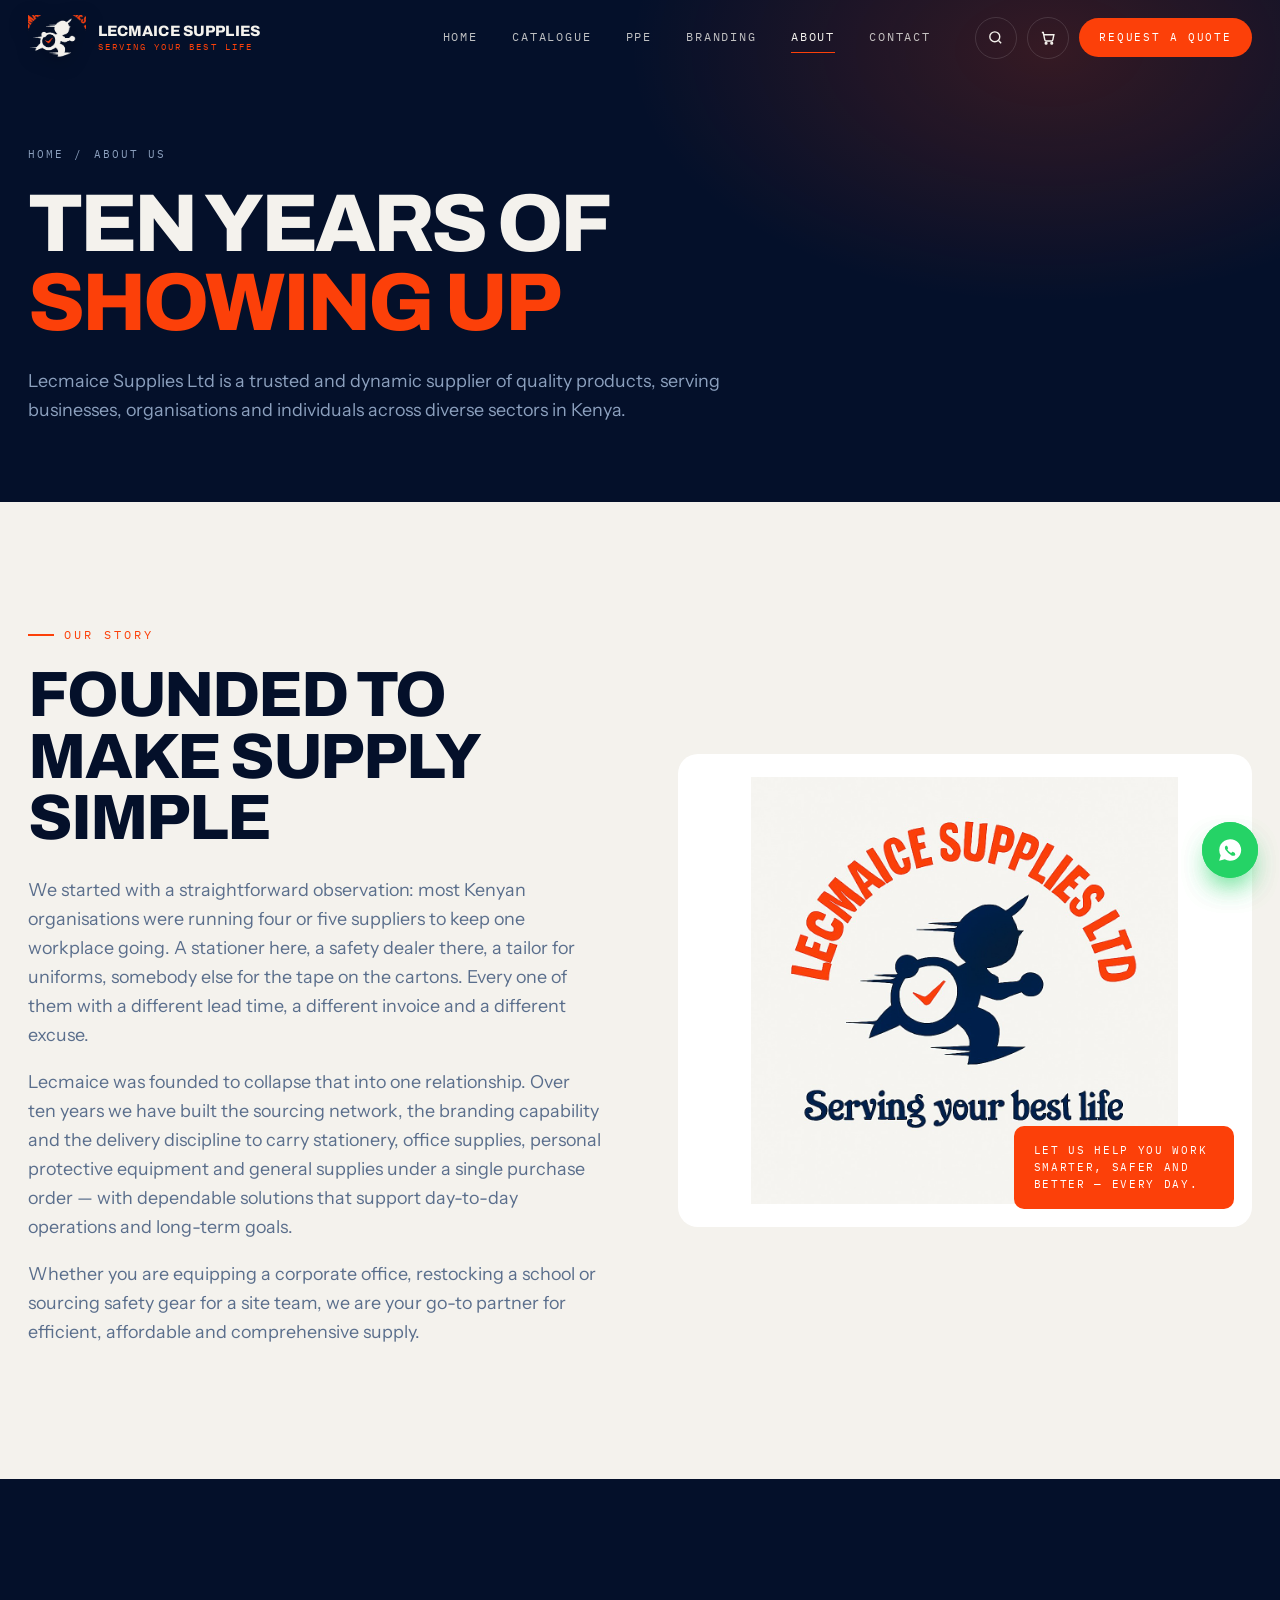
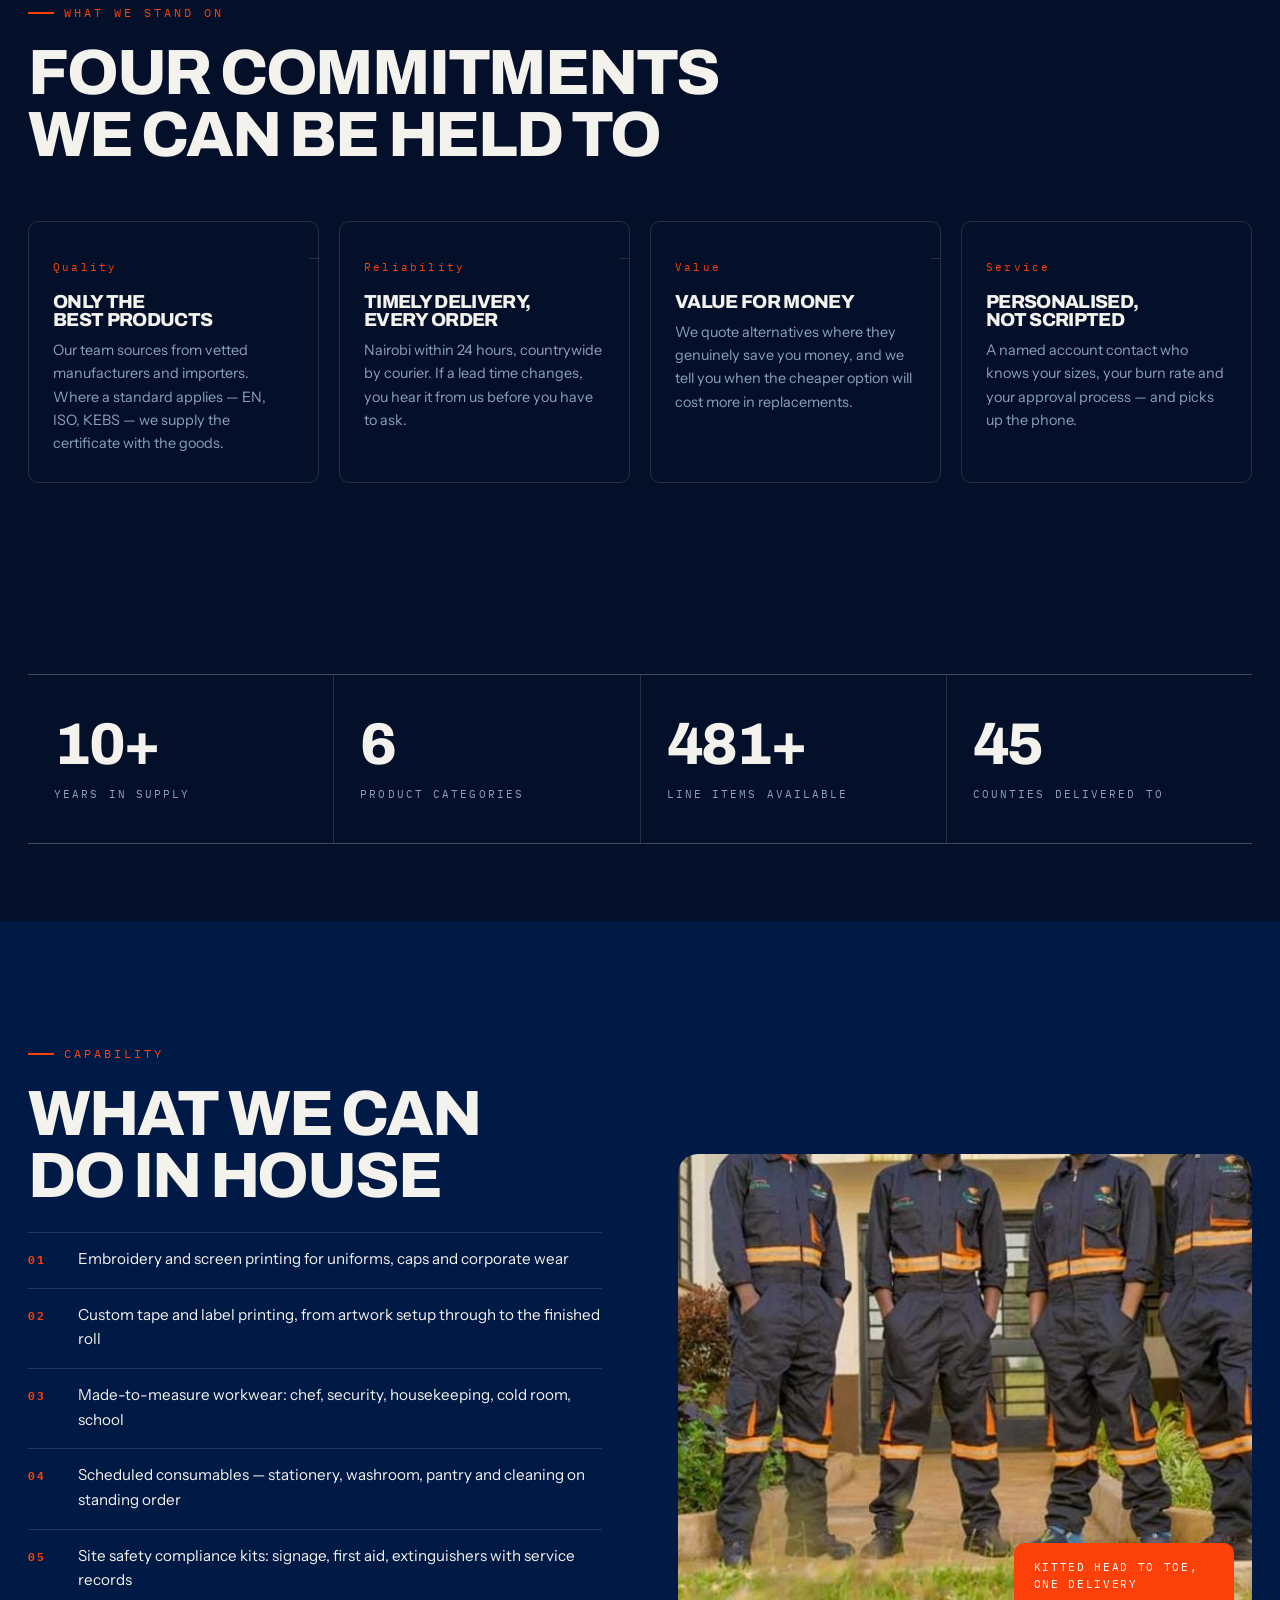
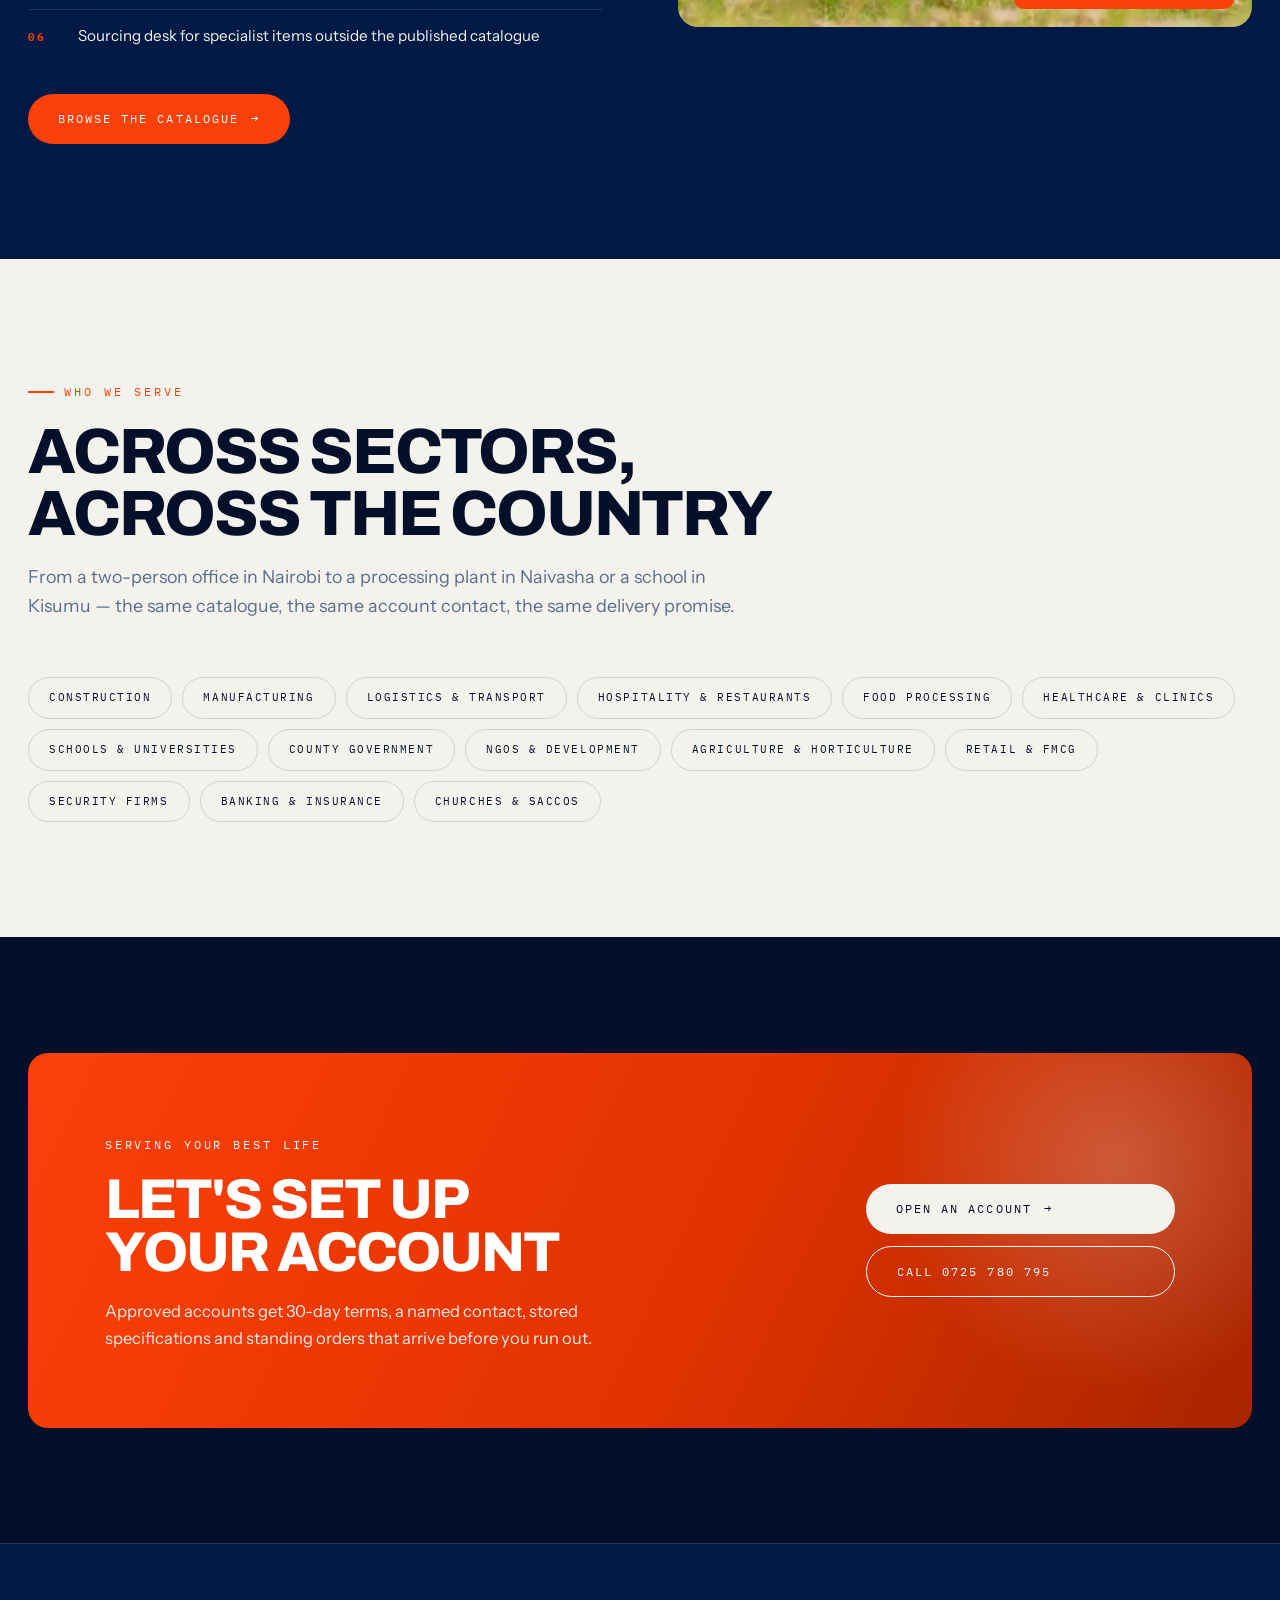
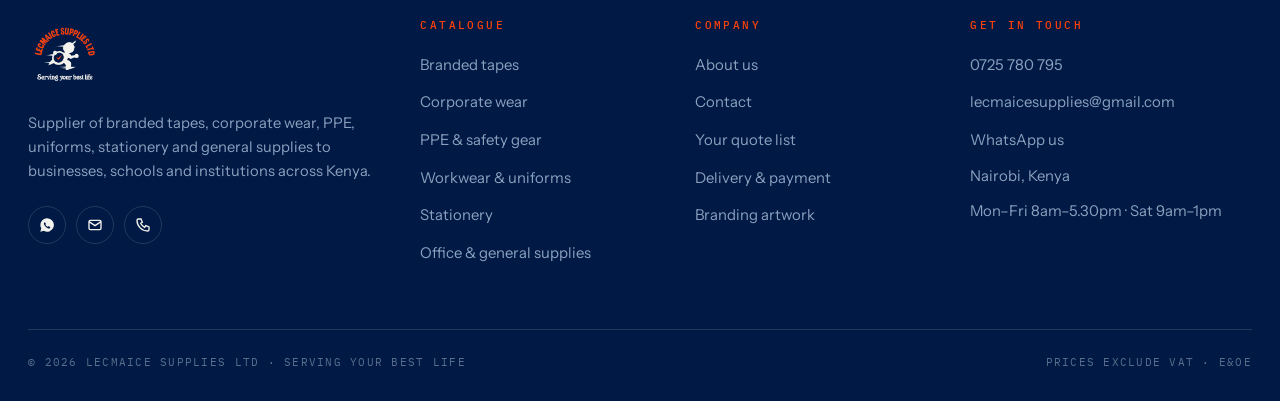
<file: about.html>
<!DOCTYPE html>
<html lang="en">
<head>
<meta charset="utf-8">
<meta name="viewport" content="width=device-width, initial-scale=1">
<title>About Lecmaice Supplies Ltd — 10+ years supplying Kenyan workplaces</title>
<meta name="description" content="Lecmaice Supplies Ltd is a Kenyan supplier of stationery, office supplies, PPE, uniforms, branded tapes and general supplies, with over 10 years of experience.">
<meta name="theme-color" content="#04102A">
<link rel="icon" href="assets/img/favicon.png">
<link rel="apple-touch-icon" href="assets/img/favicon.png">
<meta property="og:title" content="Lecmaice Supplies Ltd — Serving your best life">
<meta property="og:description" content="Branded tapes, corporate wear, PPE, uniforms, stationery and office supplies delivered across Kenya.">
<meta property="og:image" content="assets/img/lecmaice-logo.jpg">
<meta property="og:type" content="website">
<link rel="preconnect" href="https://fonts.googleapis.com">
<link rel="preconnect" href="https://fonts.gstatic.com" crossorigin>
<link href="https://fonts.googleapis.com/css2?family=Archivo:wght@400;600;700;800&family=Instrument+Sans:wght@400;500;600&family=IBM+Plex+Mono:wght@400;500&display=swap" rel="stylesheet">
<link rel="stylesheet" href="assets/css/styles.css">
<link rel="stylesheet" href="assets/css/styles.css">
</head>
<body>
<div class="scroll-progress"></div>

<header class="header">
  <div class="header__inner">
    <a class="brand" href="index.html" aria-label="Lecmaice Supplies Ltd home">
      <img src="assets/img/lecmaice-mark-light.png" alt="Lecmaice Supplies Ltd">
      <span class="brand__txt">
        <span class="brand__name">Lecmaice Supplies</span>
        <span class="brand__tag">Serving your best life</span>
      </span>
    </a>
    <nav class="nav" aria-label="Main">
      <a href="index.html">Home</a>
      <a href="catalogue.html">Catalogue</a>
      <a href="catalogue.html?cat=ppe">PPE</a>
      <a href="catalogue.html?cat=corporate-wear">Branding</a>
      <a href="about.html" aria-current="page">About</a>
      <a href="contact.html">Contact</a>
    </nav>
    <div class="header__tools">
      <a class="icon-btn tool-search" href="catalogue.html" aria-label="Search the catalogue">
        <svg width="17" height="17" viewBox="0 0 24 24" fill="none" stroke="currentColor" stroke-width="2"><circle cx="11" cy="11" r="7"/><path d="m20 20-3.5-3.5"/></svg>
      </a>
      <button class="icon-btn quote-btn" type="button" data-open-quote aria-label="Open quote list">
        <svg width="17" height="17" viewBox="0 0 24 24" fill="none" stroke="currentColor" stroke-width="2"><path d="M4 5h2l2.2 10.4A2 2 0 0 0 10.2 17h7.3a2 2 0 0 0 2-1.6L21 8H7"/><circle cx="10" cy="20" r="1.2"/><circle cx="18" cy="20" r="1.2"/></svg>
        <span class="count">0</span>
      </button>
      <a class="btn btn--sm" href="contact.html">Request a quote</a>
      <button class="icon-btn burger" type="button" aria-label="Open menu" aria-expanded="false">
        <span></span><span></span><span></span>
      </button>
    </div>
  </div>
</header>

<div class="mobile-nav" id="mobileNav">
  <a href="index.html">Home</a>
  <a href="catalogue.html">Catalogue</a>
  <a href="about.html">About us</a>
  <a href="contact.html">Contact</a>
  <a href="quote.html">Quote list</a>
  <div class="mobile-nav__foot">
    <p>0725 780 795<br>lecmaicesupplies@gmail.com</p>
  </div>
</div>


<main>

<section class="page-head">
  <div class="shell">
    <nav class="crumbs" aria-label="Breadcrumb"><a href="index.html">Home</a> <span>/</span> <span>About us</span></nav>
    <h1 data-anim="rise">Ten years of<br><span class="flare">showing up</span></h1>
    <p class="lede" style="margin-top:24px" data-anim="fade" data-delay="140">
      Lecmaice Supplies Ltd is a trusted and dynamic supplier of quality products, serving businesses,
      organisations and individuals across diverse sectors in Kenya.
    </p>
  </div>
</section>

<section class="section section--light">
  <div class="shell split">
    <div data-anim="slide-l">
      <span class="eyebrow">Our story</span>
      <h2 class="h-lg" style="text-transform:uppercase">
        <span class="split-line"><span>Founded to</span></span>
        <span class="split-line"><span>make supply</span></span>
        <span class="split-line"><span>simple</span></span>
      </h2>
      <p class="lede" style="margin-top:26px">
        We started with a straightforward observation: most Kenyan organisations were running four or five
        suppliers to keep one workplace going. A stationer here, a safety dealer there, a tailor for uniforms,
        somebody else for the tape on the cartons. Every one of them with a different lead time, a different
        invoice and a different excuse.
      </p>
      <p class="lede">
        Lecmaice was founded to collapse that into one relationship. Over ten years we have built the sourcing
        network, the branding capability and the delivery discipline to carry stationery, office supplies,
        personal protective equipment and general supplies under a single purchase order — with dependable
        solutions that support day-to-day operations and long-term goals.
      </p>
      <p class="lede">
        Whether you are equipping a corporate office, restocking a school or sourcing safety gear for a site
        team, we are your go-to partner for efficient, affordable and comprehensive supply.
      </p>
    </div>
    <div class="split__media split__media--contain" data-anim="scale">
      <img src="assets/img/lecmaice-logo.jpg" alt="Lecmaice Supplies Ltd logo">
      <div class="split__float">Let us help you work smarter, safer and better — every day.</div>
    </div>
  </div>
</section>

<section class="section">
  <div class="shell">
    <div class="section-head">
      <div data-anim="rise">
        <span class="eyebrow">What we stand on</span>
        <h2 class="h-lg" style="text-transform:uppercase">Four commitments<br>we can be held to</h2>
      </div>
    </div>
    <div class="steps" data-stagger>
      <div class="step" data-anim="flip">
        <span class="step__no">Quality</span><h4>Only the best products</h4>
        <p>Our team sources from vetted manufacturers and importers. Where a standard applies — EN, ISO, KEBS —
          we supply the certificate with the goods.</p>
      </div>
      <div class="step" data-anim="flip">
        <span class="step__no">Reliability</span><h4>Timely delivery, every order</h4>
        <p>Nairobi within 24 hours, countrywide by courier. If a lead time changes, you hear it from us before
          you have to ask.</p>
      </div>
      <div class="step" data-anim="flip">
        <span class="step__no">Value</span><h4>Value for money</h4>
        <p>We quote alternatives where they genuinely save you money, and we tell you when the cheaper option
          will cost more in replacements.</p>
      </div>
      <div class="step" data-anim="flip">
        <span class="step__no">Service</span><h4>Personalised, not scripted</h4>
        <p>A named account contact who knows your sizes, your burn rate and your approval process — and picks
          up the phone.</p>
      </div>
    </div>
  </div>
</section>

<section class="section section--tight">
  <div class="shell">
    <div class="stats" data-anim="rise">
      <div><b data-count="10" data-suffix="+">0</b><span>Years in supply</span></div>
      <div><b data-count="6">0</b><span>Product categories</span></div>
      <div><b data-count="500" data-suffix="+">0</b><span>Line items available</span></div>
      <div><b data-count="47">0</b><span>Counties delivered to</span></div>
    </div>
  </div>
</section>

<section class="section section--navy">
  <div class="shell split split--rev">
    <div class="split__media" data-anim="zoom-in">
      <img src="assets/img/products/ppe-overall-boots.jpg" alt="Site team in branded reflective coveralls and safety boots">
      <div class="split__float">Kitted head to toe, one delivery</div>
    </div>
    <div data-anim="slide-r">
      <span class="eyebrow">Capability</span>
      <h2 class="h-lg" style="text-transform:uppercase">What we can<br>do in house</h2>
      <ul class="feature-list">
        <li><b>01</b><span>Embroidery and screen printing for uniforms, caps and corporate wear</span></li>
        <li><b>02</b><span>Custom tape and label printing, from artwork setup through to the finished roll</span></li>
        <li><b>03</b><span>Made-to-measure workwear: chef, security, housekeeping, cold room, school</span></li>
        <li><b>04</b><span>Scheduled consumables — stationery, washroom, pantry and cleaning on standing order</span></li>
        <li><b>05</b><span>Site safety compliance kits: signage, first aid, extinguishers with service records</span></li>
        <li><b>06</b><span>Sourcing desk for specialist items outside the published catalogue</span></li>
      </ul>
      <a class="btn" href="catalogue.html">Browse the catalogue <span class="arw">→</span></a>
    </div>
  </div>
</section>

<section class="section section--light">
  <div class="shell">
    <div class="section-head">
      <div data-anim="rise">
        <span class="eyebrow">Who we serve</span>
        <h2 class="h-lg" style="text-transform:uppercase">Across sectors,<br>across the country</h2>
        <p class="lede">From a two-person office in Nairobi to a processing plant in Naivasha or a school in
          Kisumu — the same catalogue, the same account contact, the same delivery promise.</p>
      </div>
    </div>
    <div class="sectors" data-anim="fade">
      <span class="sector-chip">Construction</span>
      <span class="sector-chip">Manufacturing</span>
      <span class="sector-chip">Logistics &amp; transport</span>
      <span class="sector-chip">Hospitality &amp; restaurants</span>
      <span class="sector-chip">Food processing</span>
      <span class="sector-chip">Healthcare &amp; clinics</span>
      <span class="sector-chip">Schools &amp; universities</span>
      <span class="sector-chip">County government</span>
      <span class="sector-chip">NGOs &amp; development</span>
      <span class="sector-chip">Agriculture &amp; horticulture</span>
      <span class="sector-chip">Retail &amp; FMCG</span>
      <span class="sector-chip">Security firms</span>
      <span class="sector-chip">Banking &amp; insurance</span>
      <span class="sector-chip">Churches &amp; SACCOs</span>
    </div>
  </div>
</section>

<section class="section">
  <div class="shell">
    <div class="cta-band" data-anim="scale">
      <div>
        <span class="mono" style="letter-spacing:.24em">Serving your best life</span>
        <h2 style="margin-top:16px">Let's set up<br>your account</h2>
        <p>Approved accounts get 30-day terms, a named contact, stored specifications and standing orders that
          arrive before you run out.</p>
      </div>
      <div class="cta-band__actions">
        <a class="btn btn--light" href="contact.html">Open an account <span class="arw">→</span></a>
        <a class="btn btn--ghost" href="tel:+254717169714">Call 0725 780 795</a>
      </div>
    </div>
  </div>
</section>

</main>

<footer class="footer">
  <div class="shell">
    <div class="footer__top">
      <div class="footer__brand">
        <img src="assets/img/lecmaice-logo-light.png" alt="Lecmaice Supplies Ltd">
        <p>Supplier of branded tapes, corporate wear, PPE, uniforms, stationery and general supplies to
          businesses, schools and institutions across Kenya.</p>
        <div class="socials">
          <a href="https://wa.me/254717169714" aria-label="WhatsApp" target="_blank" rel="noopener">
            <svg width="16" height="16" viewBox="0 0 24 24" fill="currentColor"><path d="M12 2a10 10 0 0 0-8.6 15L2 22l5.2-1.4A10 10 0 1 0 12 2Zm5.1 14.1c-.2.6-1.2 1.2-1.7 1.2-.5.1-1 .1-1.6-.1a13 13 0 0 1-5.6-4.9c-.4-.6-.9-1.5-.9-2.4 0-.9.5-1.3.7-1.5.2-.2.4-.3.6-.3h.4c.2 0 .3 0 .5.4l.7 1.7c.1.2 0 .4-.1.5l-.3.4c-.1.1-.3.3-.1.6.2.3.7 1.1 1.4 1.7.9.8 1.6 1 1.9 1.2.2.1.4 0 .5-.1l.6-.7c.2-.2.3-.2.5-.1l1.6.8c.2.1.4.2.4.3.1.2.1.6-.1 1.1Z"/></svg>
          </a>
          <a href="mailto:lecmaicesupplies@gmail.com" aria-label="Email">
            <svg width="16" height="16" viewBox="0 0 24 24" fill="none" stroke="currentColor" stroke-width="2"><rect x="3" y="5" width="18" height="14" rx="2"/><path d="m3 7 9 6 9-6"/></svg>
          </a>
          <a href="tel:+254717169714" aria-label="Phone">
            <svg width="16" height="16" viewBox="0 0 24 24" fill="none" stroke="currentColor" stroke-width="2"><path d="M5 3h4l2 5-2.5 1.5a12 12 0 0 0 6 6L16 13l5 2v4a2 2 0 0 1-2 2A16 16 0 0 1 3 5a2 2 0 0 1 2-2Z"/></svg>
          </a>
        </div>
      </div>
      <div>
        <h5>Catalogue</h5>
        <ul>
          <li><a href="catalogue.html?cat=branded-tapes">Branded tapes</a></li>
          <li><a href="catalogue.html?cat=corporate-wear">Corporate wear</a></li>
          <li><a href="catalogue.html?cat=ppe">PPE &amp; safety gear</a></li>
          <li><a href="catalogue.html?cat=uniforms">Workwear &amp; uniforms</a></li>
          <li><a href="catalogue.html?cat=stationery">Stationery</a></li>
          <li><a href="catalogue.html?cat=office">Office &amp; general supplies</a></li>
        </ul>
      </div>
      <div>
        <h5>Company</h5>
        <ul>
          <li><a href="about.html">About us</a></li>
          <li><a href="contact.html">Contact</a></li>
          <li><a href="quote.html">Your quote list</a></li>
          <li><a href="contact.html#faq">Delivery &amp; payment</a></li>
          <li><a href="contact.html#faq">Branding artwork</a></li>
        </ul>
      </div>
      <div>
        <h5>Get in touch</h5>
        <ul>
          <li><a href="tel:+254717169714">0725 780 795</a></li>
          <li><a href="mailto:lecmaicesupplies@gmail.com">lecmaicesupplies@gmail.com</a></li>
          <li><a href="https://wa.me/254717169714" target="_blank" rel="noopener">WhatsApp us</a></li>
          <li style="color:var(--steel);font-size:.93rem">Nairobi, Kenya</li>
          <li style="color:var(--steel);font-size:.93rem">Mon–Fri 8am–5.30pm · Sat 9am–1pm</li>
        </ul>
      </div>
    </div>
    <div class="footer__bottom">
      <span>© <span data-year></span> Lecmaice Supplies Ltd · Serving your best life</span>
      <span>Prices exclude VAT · E&amp;OE</span>
    </div>
  </div>
</footer>

<!-- ============ QUOTE DRAWER ============ -->
<div class="drawer-scrim" id="drawerScrim"></div>
<aside class="drawer" id="quoteDrawer" aria-hidden="true" aria-label="Quote list">
  <div class="drawer__head">
    <h3>Quote list</h3>
    <button class="icon-btn" type="button" data-close-quote aria-label="Close quote list">
      <svg width="15" height="15" viewBox="0 0 24 24" fill="none" stroke="currentColor" stroke-width="2"><path d="M6 6l12 12M18 6 6 18"/></svg>
    </button>
  </div>
  <div class="drawer__body" id="drawerBody"></div>
  <div class="drawer__foot">
    <div class="row"><span id="drawerLines">0 lines</span><span>Indicative total</span></div>
    <div class="row"><span></span><b id="drawerTotal">KSh 0</b></div>
    <a class="btn btn--block" href="quote.html">Request this quote <span class="arw">→</span></a>
    <p class="drawer__note">Indicative only, excluding VAT. Send the list and we will confirm volume pricing,
      branding costs and lead times the same working day. <button type="button" data-clear-quote style="color:var(--flare);text-decoration:underline">Clear list</button></p>
  </div>
</aside>

<a class="whatsapp-fab" href="https://wa.me/254717169714" target="_blank" rel="noopener" aria-label="Chat with us on WhatsApp">
  <svg width="26" height="26" viewBox="0 0 24 24" fill="currentColor"><path d="M12 2a10 10 0 0 0-8.6 15L2 22l5.2-1.4A10 10 0 1 0 12 2Zm5.1 14.1c-.2.6-1.2 1.2-1.7 1.2-.5.1-1 .1-1.6-.1a13 13 0 0 1-5.6-4.9c-.4-.6-.9-1.5-.9-2.4 0-.9.5-1.3.7-1.5.2-.2.4-.3.6-.3h.4c.2 0 .3 0 .5.4l.7 1.7c.1.2 0 .4-.1.5l-.3.4c-.1.1-.3.3-.1.6.2.3.7 1.1 1.4 1.7.9.8 1.6 1 1.9 1.2.2.1.4 0 .5-.1l.6-.7c.2-.2.3-.2.5-.1l1.6.8c.2.1.4.2.4.3.1.2.1.6-.1 1.1Z"/></svg>
</a>

<a class="whatsapp-fab" href="https://wa.me/254717169714" target="_blank" rel="noopener" aria-label="Chat with us on WhatsApp">
  <svg width="26" height="26" viewBox="0 0 24 24" fill="currentColor"><path d="M12 2a10 10 0 0 0-8.6 15L2 22l5.2-1.4A10 10 0 1 0 12 2Zm5.1 14.1c-.2.6-1.2 1.2-1.7 1.2-.5.1-1 .1-1.6-.1a13 13 0 0 1-5.6-4.9c-.4-.6-.9-1.5-.9-2.4 0-.9.5-1.3.7-1.5.2-.2.4-.3.6-.3h.4c.2 0 .3 0 .5.4l.7 1.7c.1.2 0 .4-.1.5l-.3.4c-.1.1-.3.3-.1.6.2.3.7 1.1 1.4 1.7.9.8 1.6 1 1.9 1.2.2.1.4 0 .5-.1l.6-.7c.2-.2.3-.2.5-.1l1.6.8c.2.1.4.2.4.3.1.2.1.6-.1 1.1Z"/></svg>
</a>

<script src="assets/js/products.js"></script>
<script>window.PRODUCTS = PRODUCTS; window.CATEGORIES = CATEGORIES;</script>
<script src="assets/js/main.js"></script>
</body>
</html>
</file>
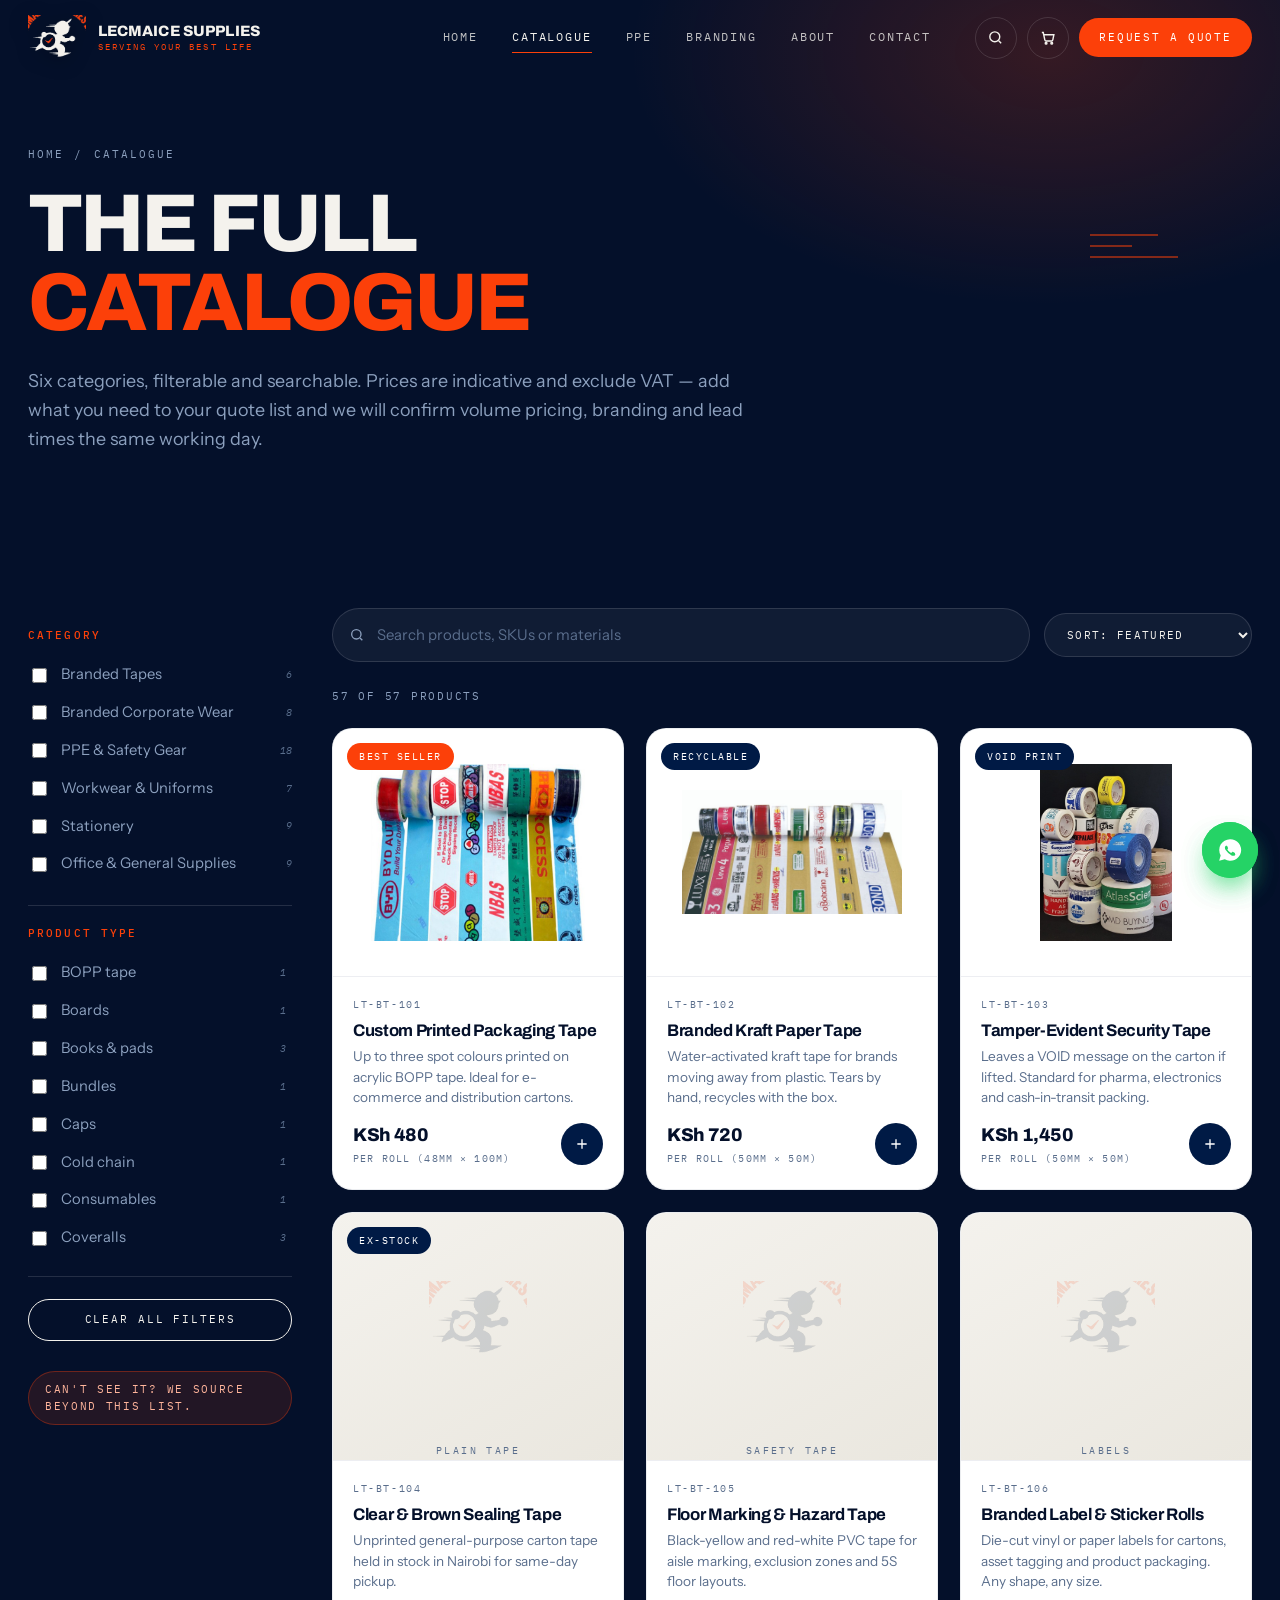
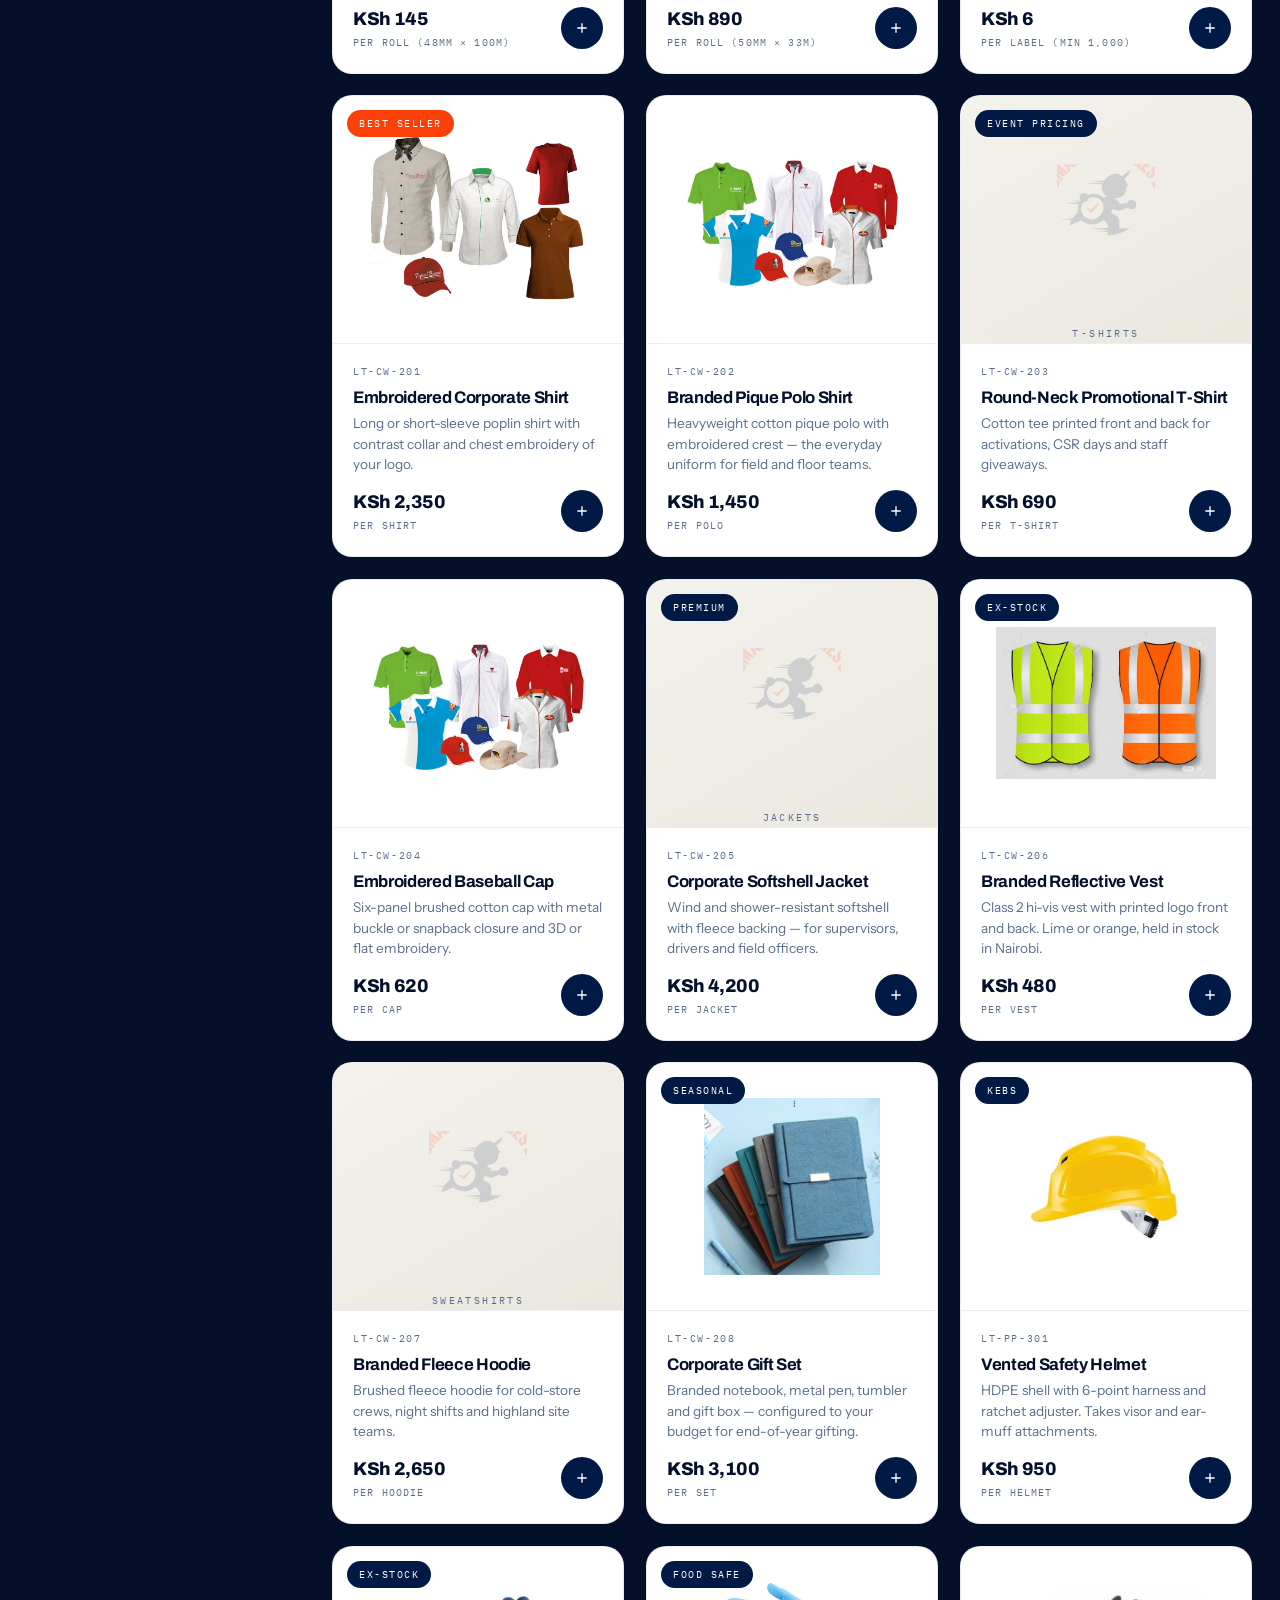
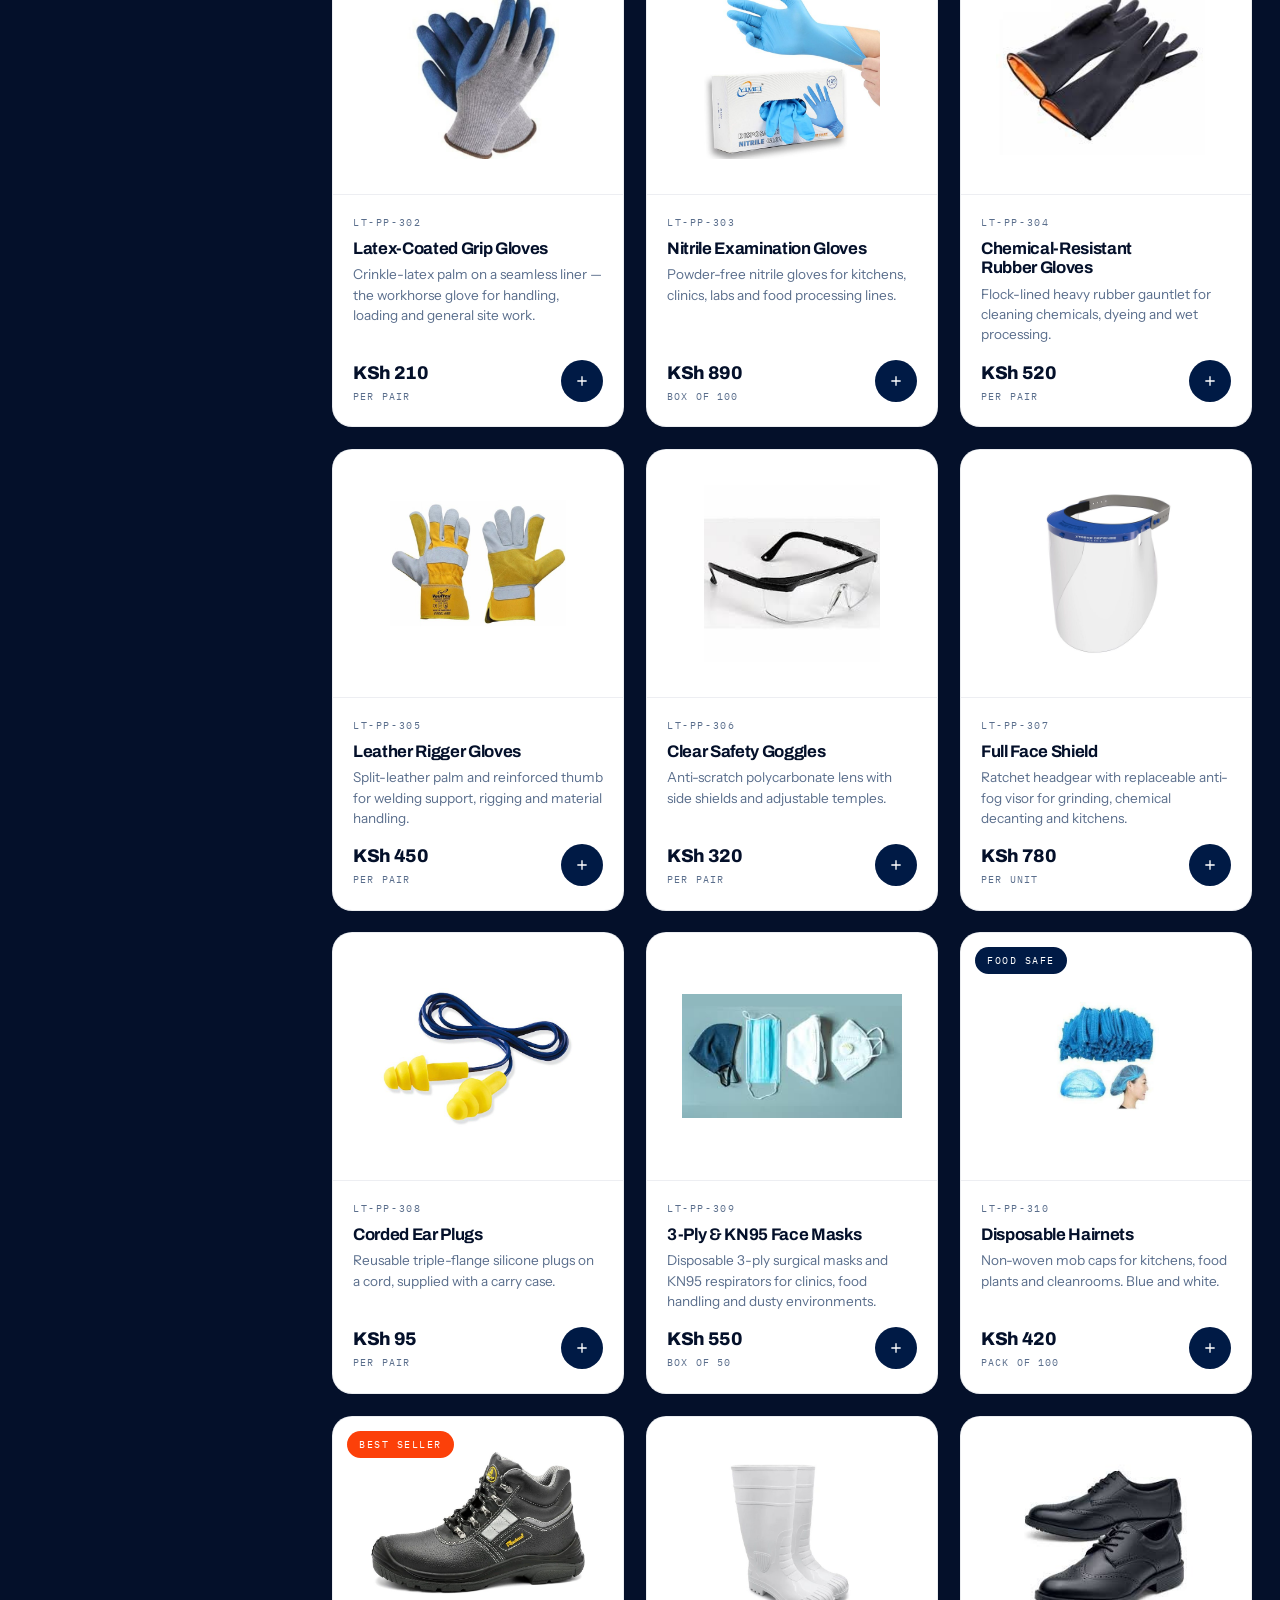
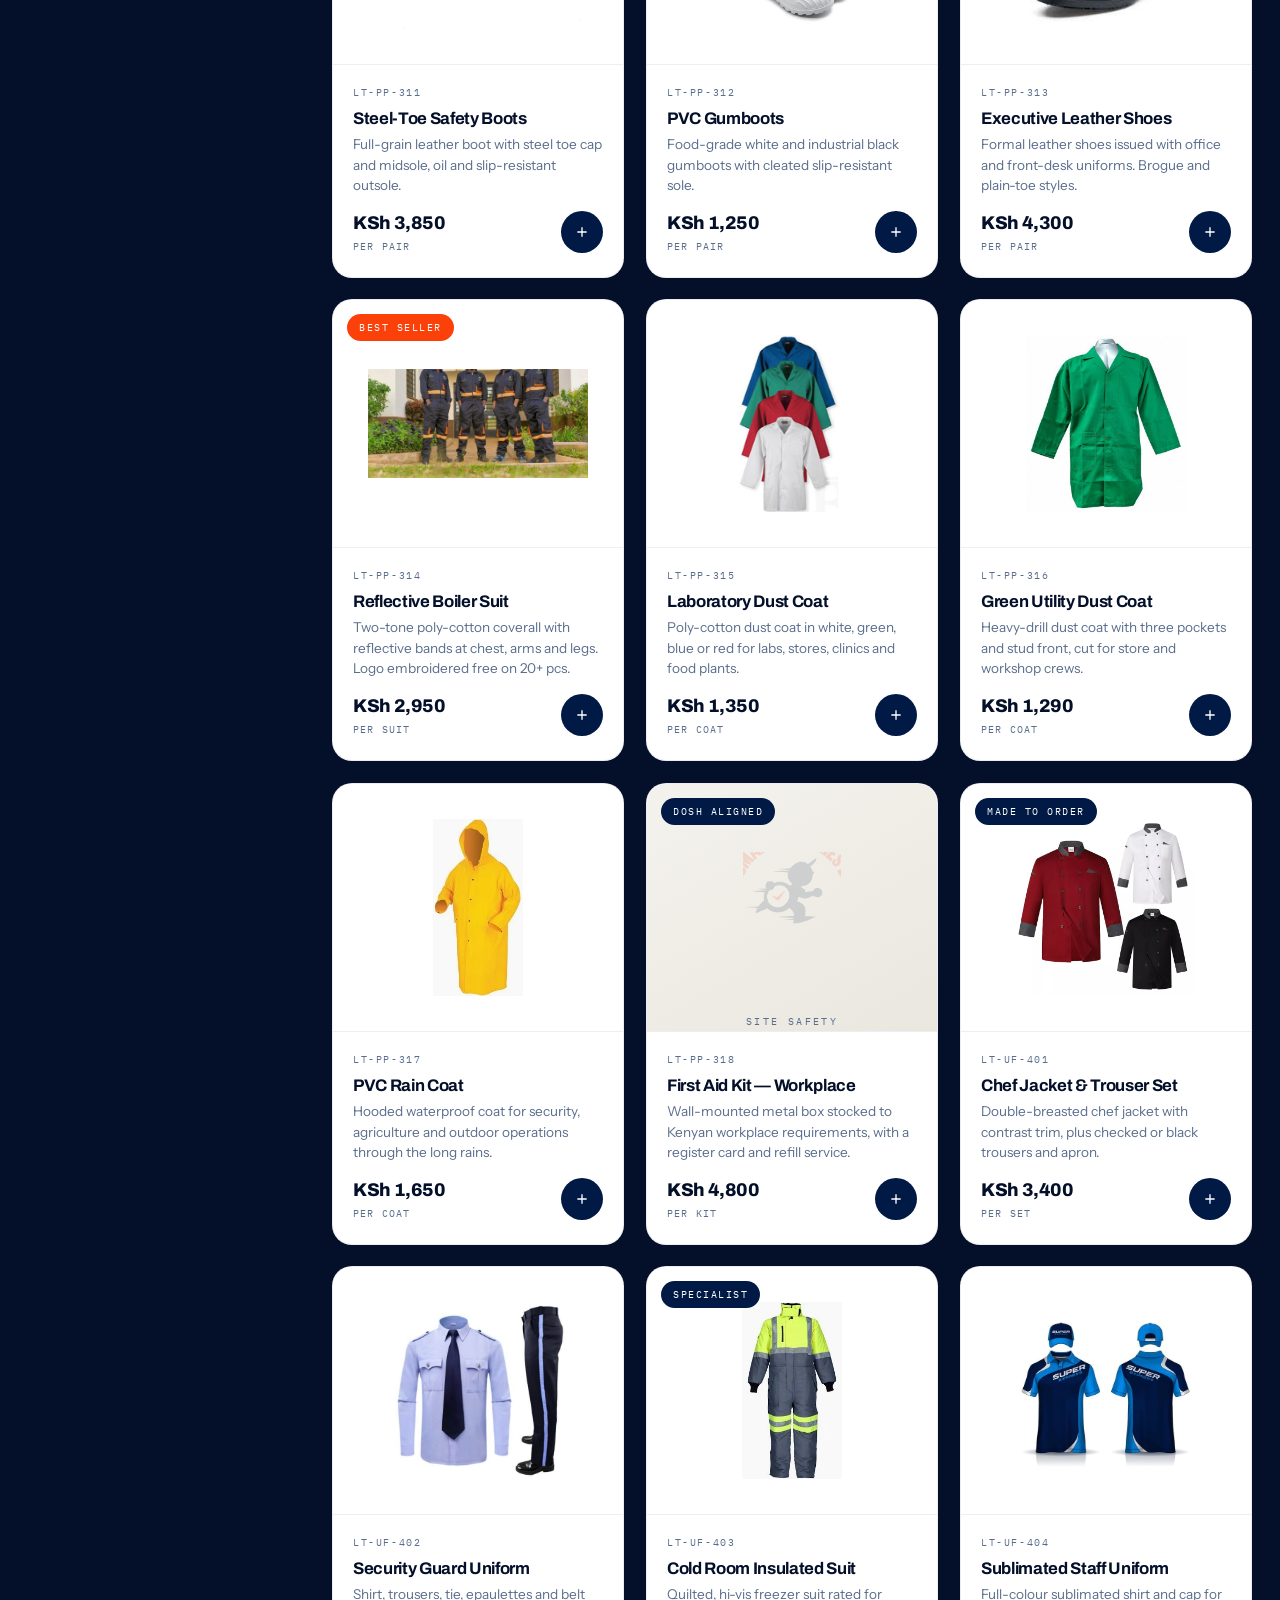
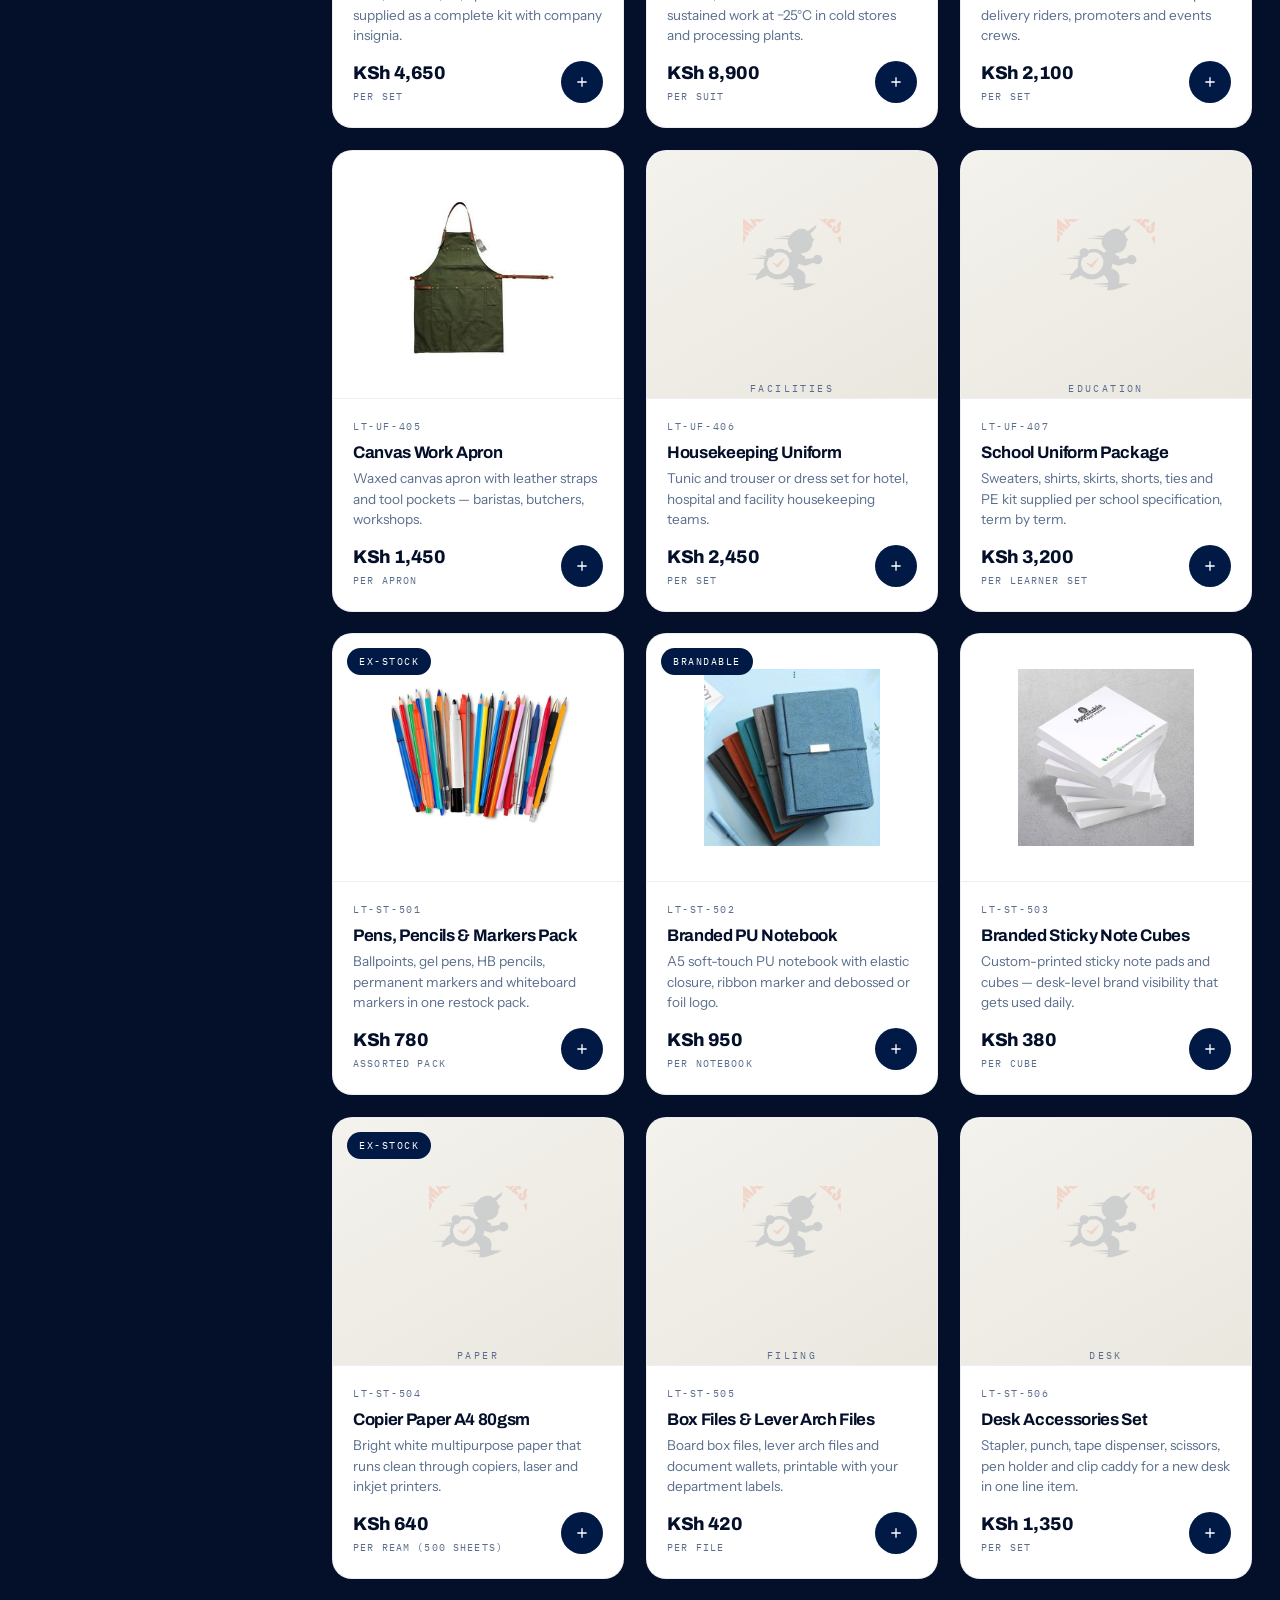
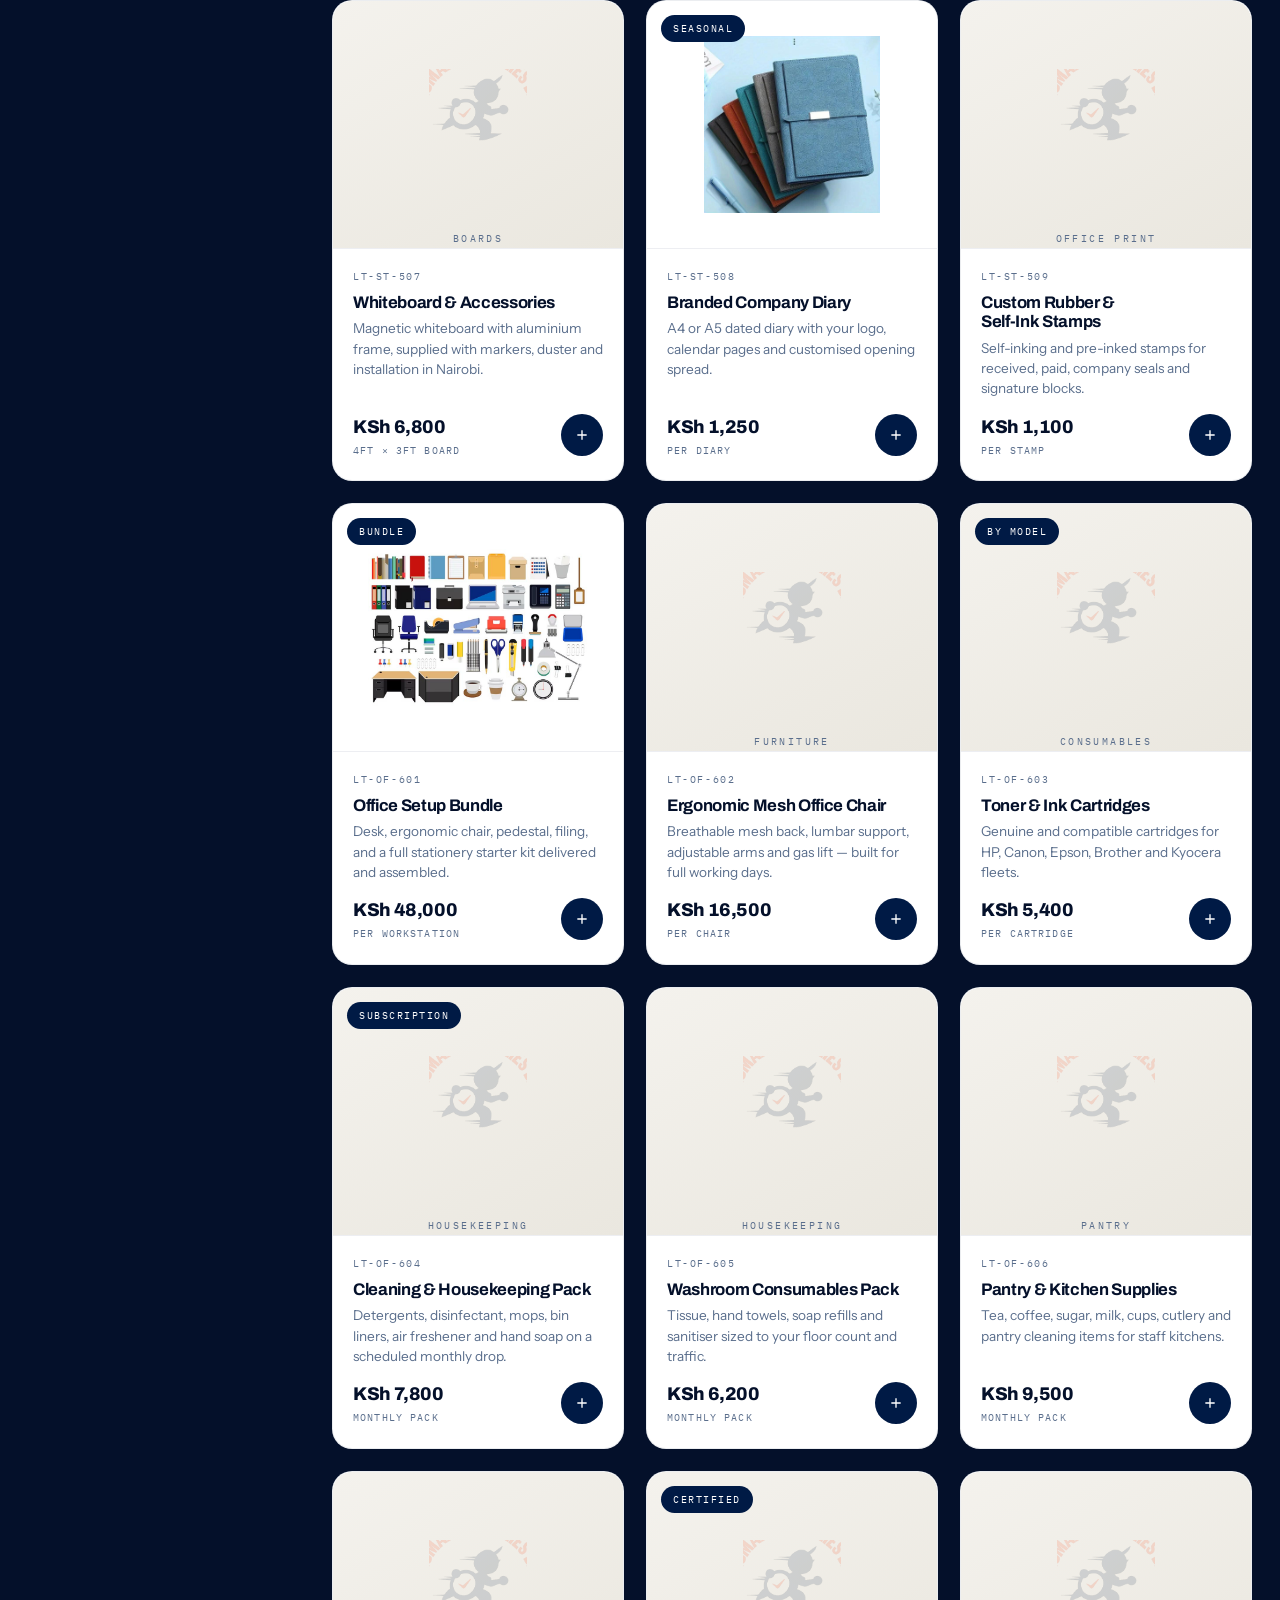
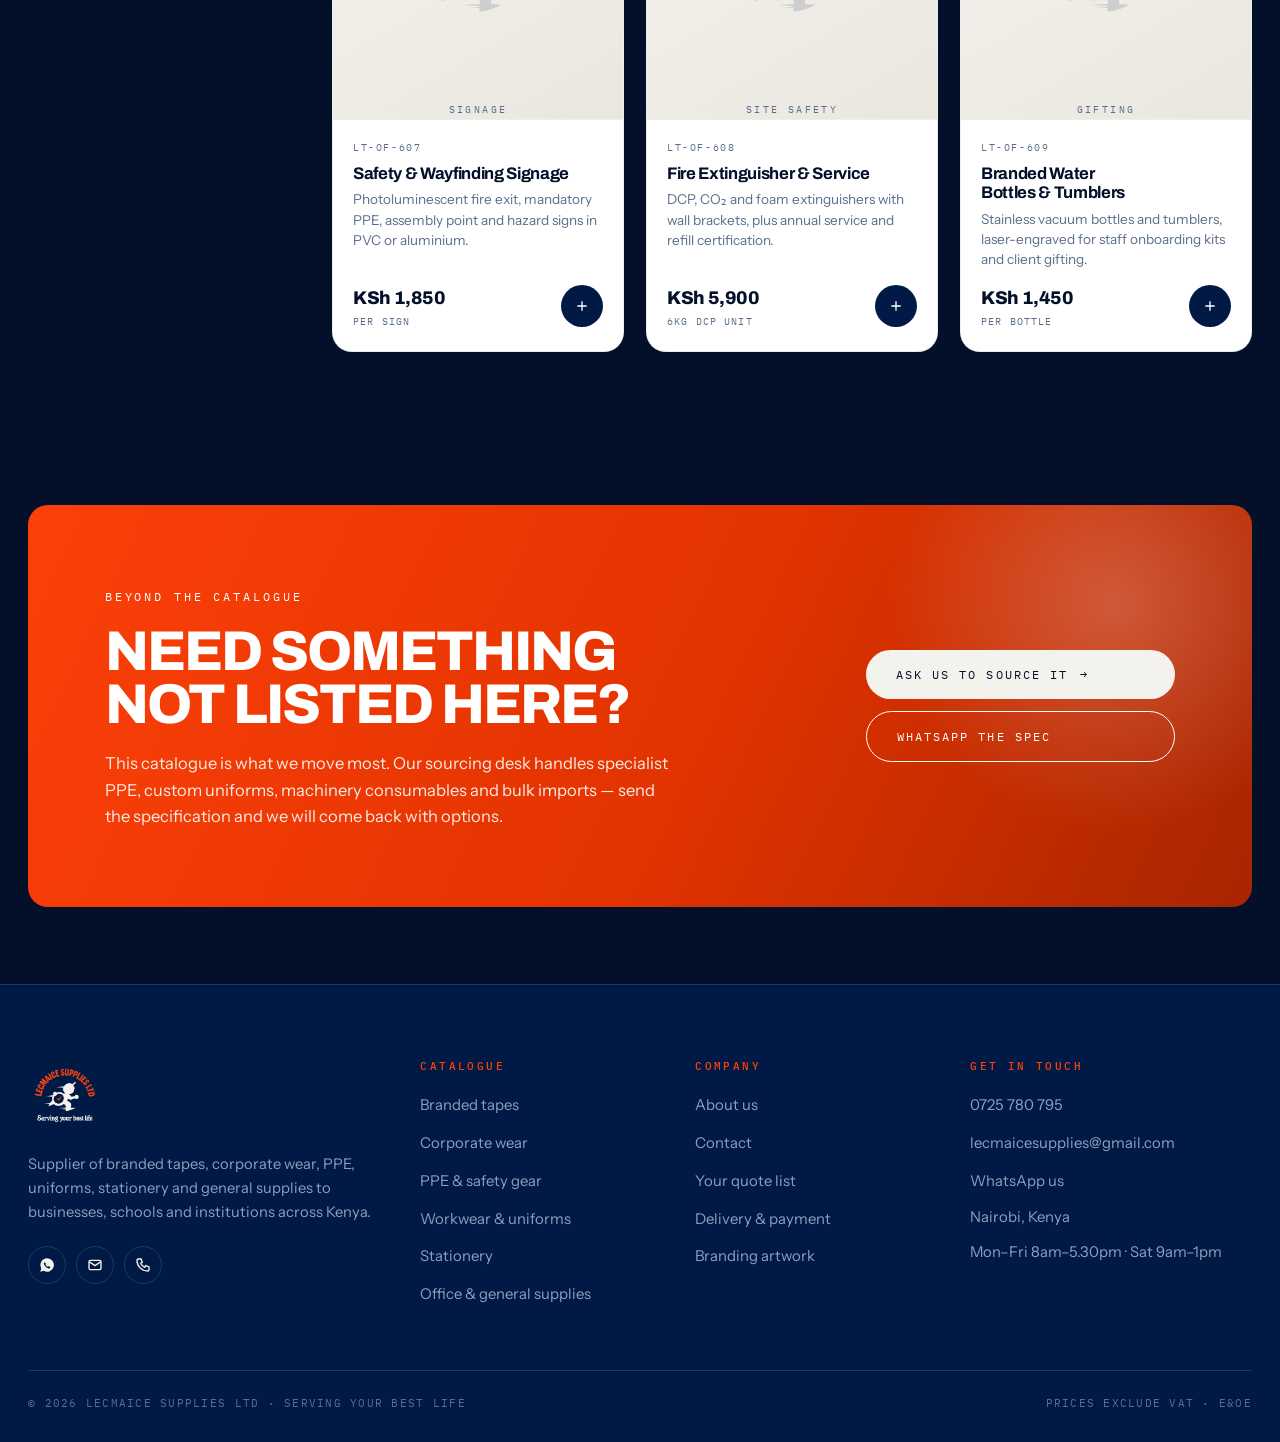
<file: catalogue.html>
<!DOCTYPE html>
<html lang="en">
<head>
<meta charset="utf-8">
<meta name="viewport" content="width=device-width, initial-scale=1">
<title>Catalogue — Lecmaice Supplies Ltd | PPE, uniforms, tapes & stationery in Kenya</title>
<meta name="description" content="Browse the full Lecmaice Supplies catalogue: branded tapes, corporate wear, PPE and safety gear, uniforms, stationery and office supplies, with indicative Kenyan pricing.">
<meta name="theme-color" content="#04102A">
<link rel="icon" href="assets/img/favicon.png">
<link rel="apple-touch-icon" href="assets/img/favicon.png">
<meta property="og:title" content="Lecmaice Supplies Ltd — Serving your best life">
<meta property="og:description" content="Branded tapes, corporate wear, PPE, uniforms, stationery and office supplies delivered across Kenya.">
<meta property="og:image" content="assets/img/lecmaice-logo.jpg">
<meta property="og:type" content="website">
<link rel="preconnect" href="https://fonts.googleapis.com">
<link rel="preconnect" href="https://fonts.gstatic.com" crossorigin>
<link href="https://fonts.googleapis.com/css2?family=Archivo:wght@400;600;700;800&family=Instrument+Sans:wght@400;500;600&family=IBM+Plex+Mono:wght@400;500&display=swap" rel="stylesheet">
<link rel="stylesheet" href="assets/css/styles.css">
<link rel="stylesheet" href="assets/css/styles.css">
</head>
<body>
<div class="scroll-progress"></div>

<header class="header">
  <div class="header__inner">
    <a class="brand" href="index.html" aria-label="Lecmaice Supplies Ltd home">
      <img src="assets/img/lecmaice-mark-light.png" alt="Lecmaice Supplies Ltd">
      <span class="brand__txt">
        <span class="brand__name">Lecmaice Supplies</span>
        <span class="brand__tag">Serving your best life</span>
      </span>
    </a>
    <nav class="nav" aria-label="Main">
      <a href="index.html">Home</a>
      <a href="catalogue.html" aria-current="page">Catalogue</a>
      <a href="catalogue.html?cat=ppe">PPE</a>
      <a href="catalogue.html?cat=corporate-wear">Branding</a>
      <a href="about.html">About</a>
      <a href="contact.html">Contact</a>
    </nav>
    <div class="header__tools">
      <a class="icon-btn tool-search" href="catalogue.html" aria-label="Search the catalogue">
        <svg width="17" height="17" viewBox="0 0 24 24" fill="none" stroke="currentColor" stroke-width="2"><circle cx="11" cy="11" r="7"/><path d="m20 20-3.5-3.5"/></svg>
      </a>
      <button class="icon-btn quote-btn" type="button" data-open-quote aria-label="Open quote list">
        <svg width="17" height="17" viewBox="0 0 24 24" fill="none" stroke="currentColor" stroke-width="2"><path d="M4 5h2l2.2 10.4A2 2 0 0 0 10.2 17h7.3a2 2 0 0 0 2-1.6L21 8H7"/><circle cx="10" cy="20" r="1.2"/><circle cx="18" cy="20" r="1.2"/></svg>
        <span class="count">0</span>
      </button>
      <a class="btn btn--sm" href="contact.html">Request a quote</a>
      <button class="icon-btn burger" type="button" aria-label="Open menu" aria-expanded="false">
        <span></span><span></span><span></span>
      </button>
    </div>
  </div>
</header>

<div class="mobile-nav" id="mobileNav">
  <a href="index.html">Home</a>
  <a href="catalogue.html">Catalogue</a>
  <a href="about.html">About us</a>
  <a href="contact.html">Contact</a>
  <a href="quote.html">Quote list</a>
  <div class="mobile-nav__foot">
    <p>0725 780 795<br>lecmaicesupplies@gmail.com</p>
  </div>
</div>


<main>

<section class="page-head">
  <div class="shell">
    <nav class="crumbs" aria-label="Breadcrumb"><a href="index.html">Home</a> <span>/</span> <span>Catalogue</span></nav>
    <h1 data-anim="rise">The full<br><span class="flare">catalogue</span></h1>
    <p class="lede" style="margin-top:24px" data-anim="fade" data-delay="140">
      Six categories, filterable and searchable. Prices are indicative and exclude VAT — add what you need to
      your quote list and we will confirm volume pricing, branding and lead times the same working day.
    </p>
    <div class="speedlines" style="right:8%;top:44%" aria-hidden="true"><span></span><span></span><span></span></div>
  </div>
</section>

<section class="section section--tight">
  <div class="shell shop-layout">
    <aside class="filter-rail" aria-label="Filters">
      <div class="filter-group">
        <h4>Category</h4>
        <div id="filterCats"></div>
      </div>
      <div class="filter-group">
        <h4>Product type</h4>
        <div id="filterSubs"></div>
      </div>
      <div class="filter-group" style="border-bottom:0">
        <button class="btn btn--ghost btn--sm btn--block" type="button" id="clearFilters">Clear all filters</button>
      </div>
      <div class="pill-note" style="margin-top:8px">Can't see it? We source beyond this list.</div>
    </aside>

    <div>
      <div class="shop-toolbar">
        <div class="search-box">
          <svg width="16" height="16" viewBox="0 0 24 24" fill="none" stroke="currentColor" stroke-width="2"><circle cx="11" cy="11" r="7"/><path d="m20 20-3.5-3.5"/></svg>
          <input id="catSearch" type="search" placeholder="Search products, SKUs or materials" aria-label="Search the catalogue">
        </div>
        <select class="sort" id="catSort" aria-label="Sort products">
          <option value="featured">Sort: featured</option>
          <option value="price-asc">Price: low to high</option>
          <option value="price-desc">Price: high to low</option>
          <option value="name">Name: A–Z</option>
        </select>
        <button class="btn btn--ghost btn--sm filter-toggle" type="button" id="filterToggle">Filters</button>
      </div>
      <p class="result-count" id="resultCount" style="margin-bottom:22px"></p>
      <div class="product-grid" id="catalogueGrid"></div>
    </div>
  </div>
</section>

<section class="section section--tight">
  <div class="shell">
    <div class="cta-band" data-anim="scale">
      <div>
        <span class="mono" style="letter-spacing:.24em">Beyond the catalogue</span>
        <h2 style="margin-top:16px">Need something<br>not listed here?</h2>
        <p>This catalogue is what we move most. Our sourcing desk handles specialist PPE, custom uniforms,
          machinery consumables and bulk imports — send the specification and we will come back with options.</p>
      </div>
      <div class="cta-band__actions">
        <a class="btn btn--light" href="contact.html">Ask us to source it <span class="arw">→</span></a>
        <a class="btn btn--ghost" href="https://wa.me/254717169714" target="_blank" rel="noopener">WhatsApp the spec</a>
      </div>
    </div>
  </div>
</section>

<div class="modal-scrim" id="quickView">
  <div class="modal" role="dialog" aria-modal="true" aria-label="Product quick view" style="position:relative">
    <button class="modal__close" type="button" aria-label="Close quick view">&times;</button>
    <div id="qvBody" style="display:contents"></div>
  </div>
</div>

</main>

<footer class="footer">
  <div class="shell">
    <div class="footer__top">
      <div class="footer__brand">
        <img src="assets/img/lecmaice-logo-light.png" alt="Lecmaice Supplies Ltd">
        <p>Supplier of branded tapes, corporate wear, PPE, uniforms, stationery and general supplies to
          businesses, schools and institutions across Kenya.</p>
        <div class="socials">
          <a href="https://wa.me/254717169714" aria-label="WhatsApp" target="_blank" rel="noopener">
            <svg width="16" height="16" viewBox="0 0 24 24" fill="currentColor"><path d="M12 2a10 10 0 0 0-8.6 15L2 22l5.2-1.4A10 10 0 1 0 12 2Zm5.1 14.1c-.2.6-1.2 1.2-1.7 1.2-.5.1-1 .1-1.6-.1a13 13 0 0 1-5.6-4.9c-.4-.6-.9-1.5-.9-2.4 0-.9.5-1.3.7-1.5.2-.2.4-.3.6-.3h.4c.2 0 .3 0 .5.4l.7 1.7c.1.2 0 .4-.1.5l-.3.4c-.1.1-.3.3-.1.6.2.3.7 1.1 1.4 1.7.9.8 1.6 1 1.9 1.2.2.1.4 0 .5-.1l.6-.7c.2-.2.3-.2.5-.1l1.6.8c.2.1.4.2.4.3.1.2.1.6-.1 1.1Z"/></svg>
          </a>
          <a href="mailto:lecmaicesupplies@gmail.com" aria-label="Email">
            <svg width="16" height="16" viewBox="0 0 24 24" fill="none" stroke="currentColor" stroke-width="2"><rect x="3" y="5" width="18" height="14" rx="2"/><path d="m3 7 9 6 9-6"/></svg>
          </a>
          <a href="tel:+254717169714" aria-label="Phone">
            <svg width="16" height="16" viewBox="0 0 24 24" fill="none" stroke="currentColor" stroke-width="2"><path d="M5 3h4l2 5-2.5 1.5a12 12 0 0 0 6 6L16 13l5 2v4a2 2 0 0 1-2 2A16 16 0 0 1 3 5a2 2 0 0 1 2-2Z"/></svg>
          </a>
        </div>
      </div>
      <div>
        <h5>Catalogue</h5>
        <ul>
          <li><a href="catalogue.html?cat=branded-tapes">Branded tapes</a></li>
          <li><a href="catalogue.html?cat=corporate-wear">Corporate wear</a></li>
          <li><a href="catalogue.html?cat=ppe">PPE &amp; safety gear</a></li>
          <li><a href="catalogue.html?cat=uniforms">Workwear &amp; uniforms</a></li>
          <li><a href="catalogue.html?cat=stationery">Stationery</a></li>
          <li><a href="catalogue.html?cat=office">Office &amp; general supplies</a></li>
        </ul>
      </div>
      <div>
        <h5>Company</h5>
        <ul>
          <li><a href="about.html">About us</a></li>
          <li><a href="contact.html">Contact</a></li>
          <li><a href="quote.html">Your quote list</a></li>
          <li><a href="contact.html#faq">Delivery &amp; payment</a></li>
          <li><a href="contact.html#faq">Branding artwork</a></li>
        </ul>
      </div>
      <div>
        <h5>Get in touch</h5>
        <ul>
          <li><a href="tel:+254717169714">0725 780 795</a></li>
          <li><a href="mailto:lecmaicesupplies@gmail.com">lecmaicesupplies@gmail.com</a></li>
          <li><a href="https://wa.me/254717169714" target="_blank" rel="noopener">WhatsApp us</a></li>
          <li style="color:var(--steel);font-size:.93rem">Nairobi, Kenya</li>
          <li style="color:var(--steel);font-size:.93rem">Mon–Fri 8am–5.30pm · Sat 9am–1pm</li>
        </ul>
      </div>
    </div>
    <div class="footer__bottom">
      <span>© <span data-year></span> Lecmaice Supplies Ltd · Serving your best life</span>
      <span>Prices exclude VAT · E&amp;OE</span>
    </div>
  </div>
</footer>

<!-- ============ QUOTE DRAWER ============ -->
<div class="drawer-scrim" id="drawerScrim"></div>
<aside class="drawer" id="quoteDrawer" aria-hidden="true" aria-label="Quote list">
  <div class="drawer__head">
    <h3>Quote list</h3>
    <button class="icon-btn" type="button" data-close-quote aria-label="Close quote list">
      <svg width="15" height="15" viewBox="0 0 24 24" fill="none" stroke="currentColor" stroke-width="2"><path d="M6 6l12 12M18 6 6 18"/></svg>
    </button>
  </div>
  <div class="drawer__body" id="drawerBody"></div>
  <div class="drawer__foot">
    <div class="row"><span id="drawerLines">0 lines</span><span>Indicative total</span></div>
    <div class="row"><span></span><b id="drawerTotal">KSh 0</b></div>
    <a class="btn btn--block" href="quote.html">Request this quote <span class="arw">→</span></a>
    <p class="drawer__note">Indicative only, excluding VAT. Send the list and we will confirm volume pricing,
      branding costs and lead times the same working day. <button type="button" data-clear-quote style="color:var(--flare);text-decoration:underline">Clear list</button></p>
  </div>
</aside>

<a class="whatsapp-fab" href="https://wa.me/254717169714" target="_blank" rel="noopener" aria-label="Chat with us on WhatsApp">
  <svg width="26" height="26" viewBox="0 0 24 24" fill="currentColor"><path d="M12 2a10 10 0 0 0-8.6 15L2 22l5.2-1.4A10 10 0 1 0 12 2Zm5.1 14.1c-.2.6-1.2 1.2-1.7 1.2-.5.1-1 .1-1.6-.1a13 13 0 0 1-5.6-4.9c-.4-.6-.9-1.5-.9-2.4 0-.9.5-1.3.7-1.5.2-.2.4-.3.6-.3h.4c.2 0 .3 0 .5.4l.7 1.7c.1.2 0 .4-.1.5l-.3.4c-.1.1-.3.3-.1.6.2.3.7 1.1 1.4 1.7.9.8 1.6 1 1.9 1.2.2.1.4 0 .5-.1l.6-.7c.2-.2.3-.2.5-.1l1.6.8c.2.1.4.2.4.3.1.2.1.6-.1 1.1Z"/></svg>
</a>

<a class="whatsapp-fab" href="https://wa.me/254717169714" target="_blank" rel="noopener" aria-label="Chat with us on WhatsApp">
  <svg width="26" height="26" viewBox="0 0 24 24" fill="currentColor"><path d="M12 2a10 10 0 0 0-8.6 15L2 22l5.2-1.4A10 10 0 1 0 12 2Zm5.1 14.1c-.2.6-1.2 1.2-1.7 1.2-.5.1-1 .1-1.6-.1a13 13 0 0 1-5.6-4.9c-.4-.6-.9-1.5-.9-2.4 0-.9.5-1.3.7-1.5.2-.2.4-.3.6-.3h.4c.2 0 .3 0 .5.4l.7 1.7c.1.2 0 .4-.1.5l-.3.4c-.1.1-.3.3-.1.6.2.3.7 1.1 1.4 1.7.9.8 1.6 1 1.9 1.2.2.1.4 0 .5-.1l.6-.7c.2-.2.3-.2.5-.1l1.6.8c.2.1.4.2.4.3.1.2.1.6-.1 1.1Z"/></svg>
</a>

<script src="assets/js/products.js"></script>
<script>window.PRODUCTS = PRODUCTS; window.CATEGORIES = CATEGORIES;</script>
<script src="assets/js/main.js"></script>
</body>
</html>
</file>
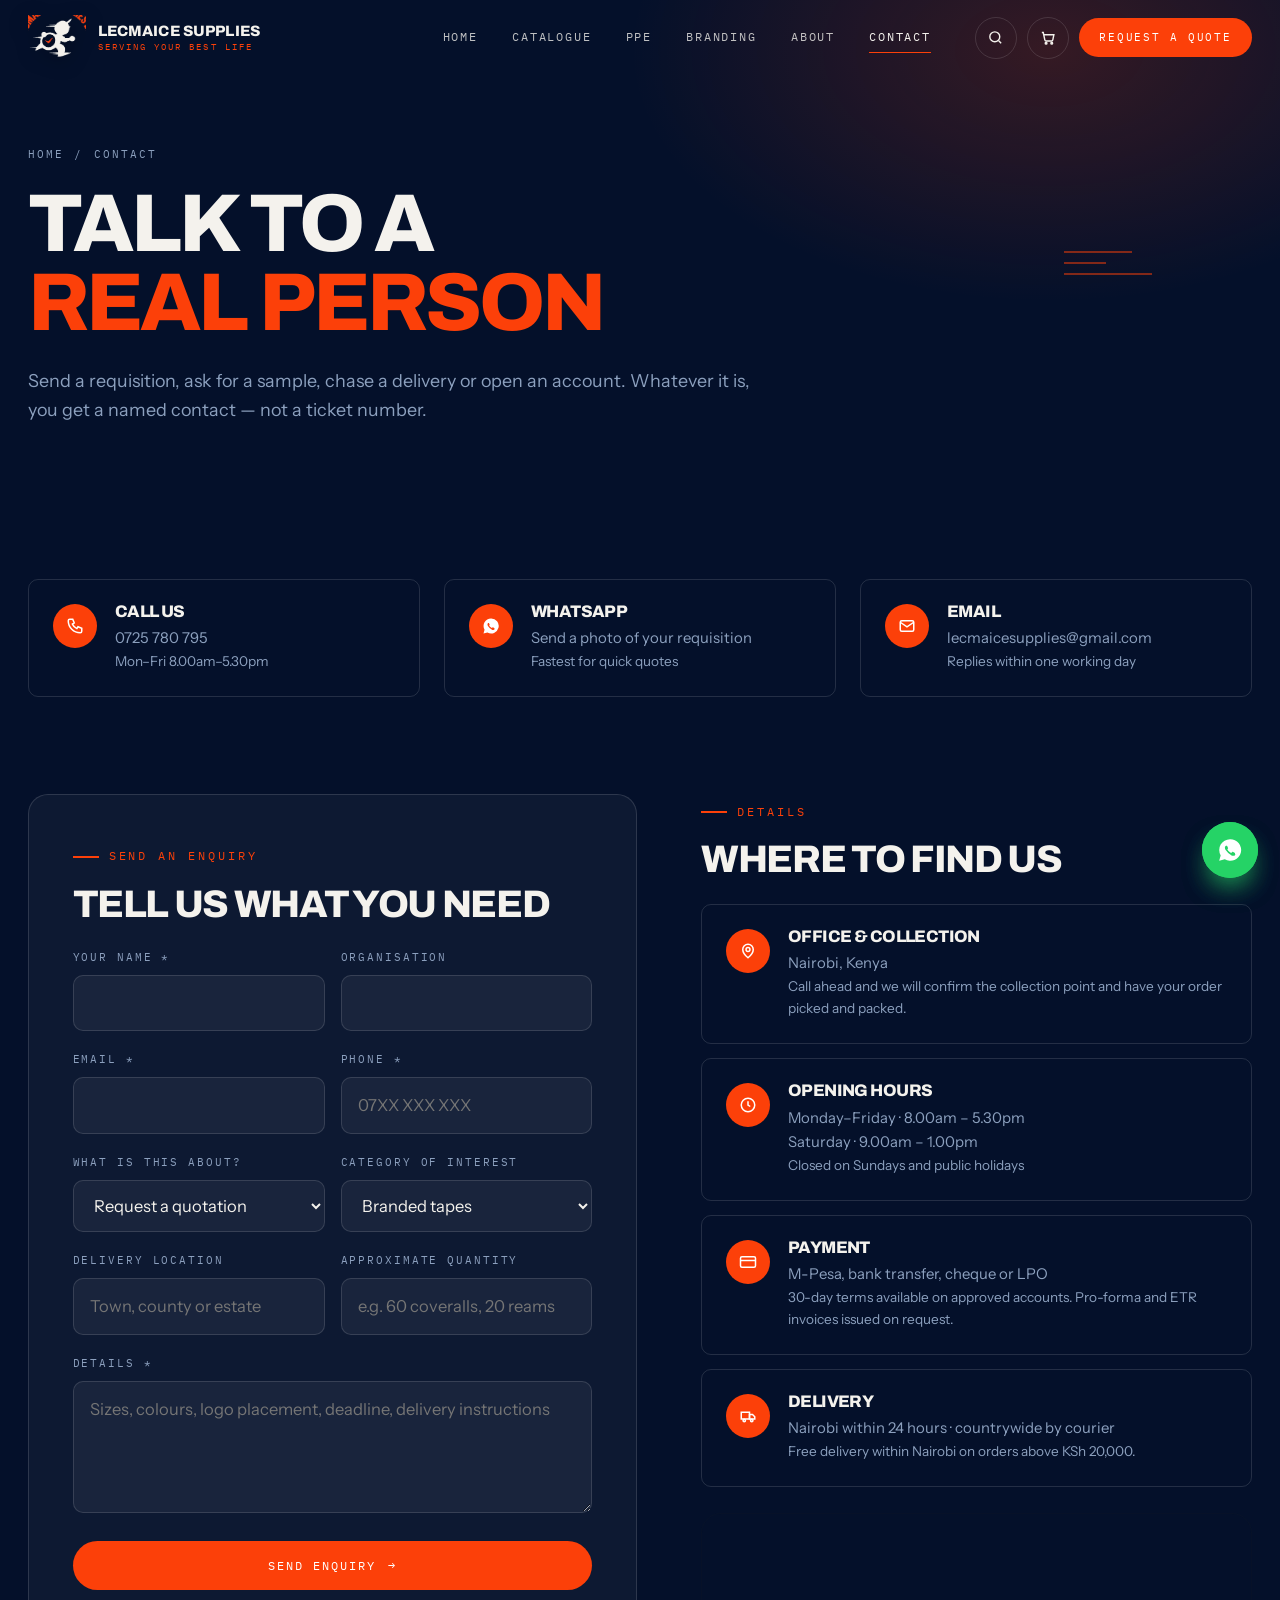
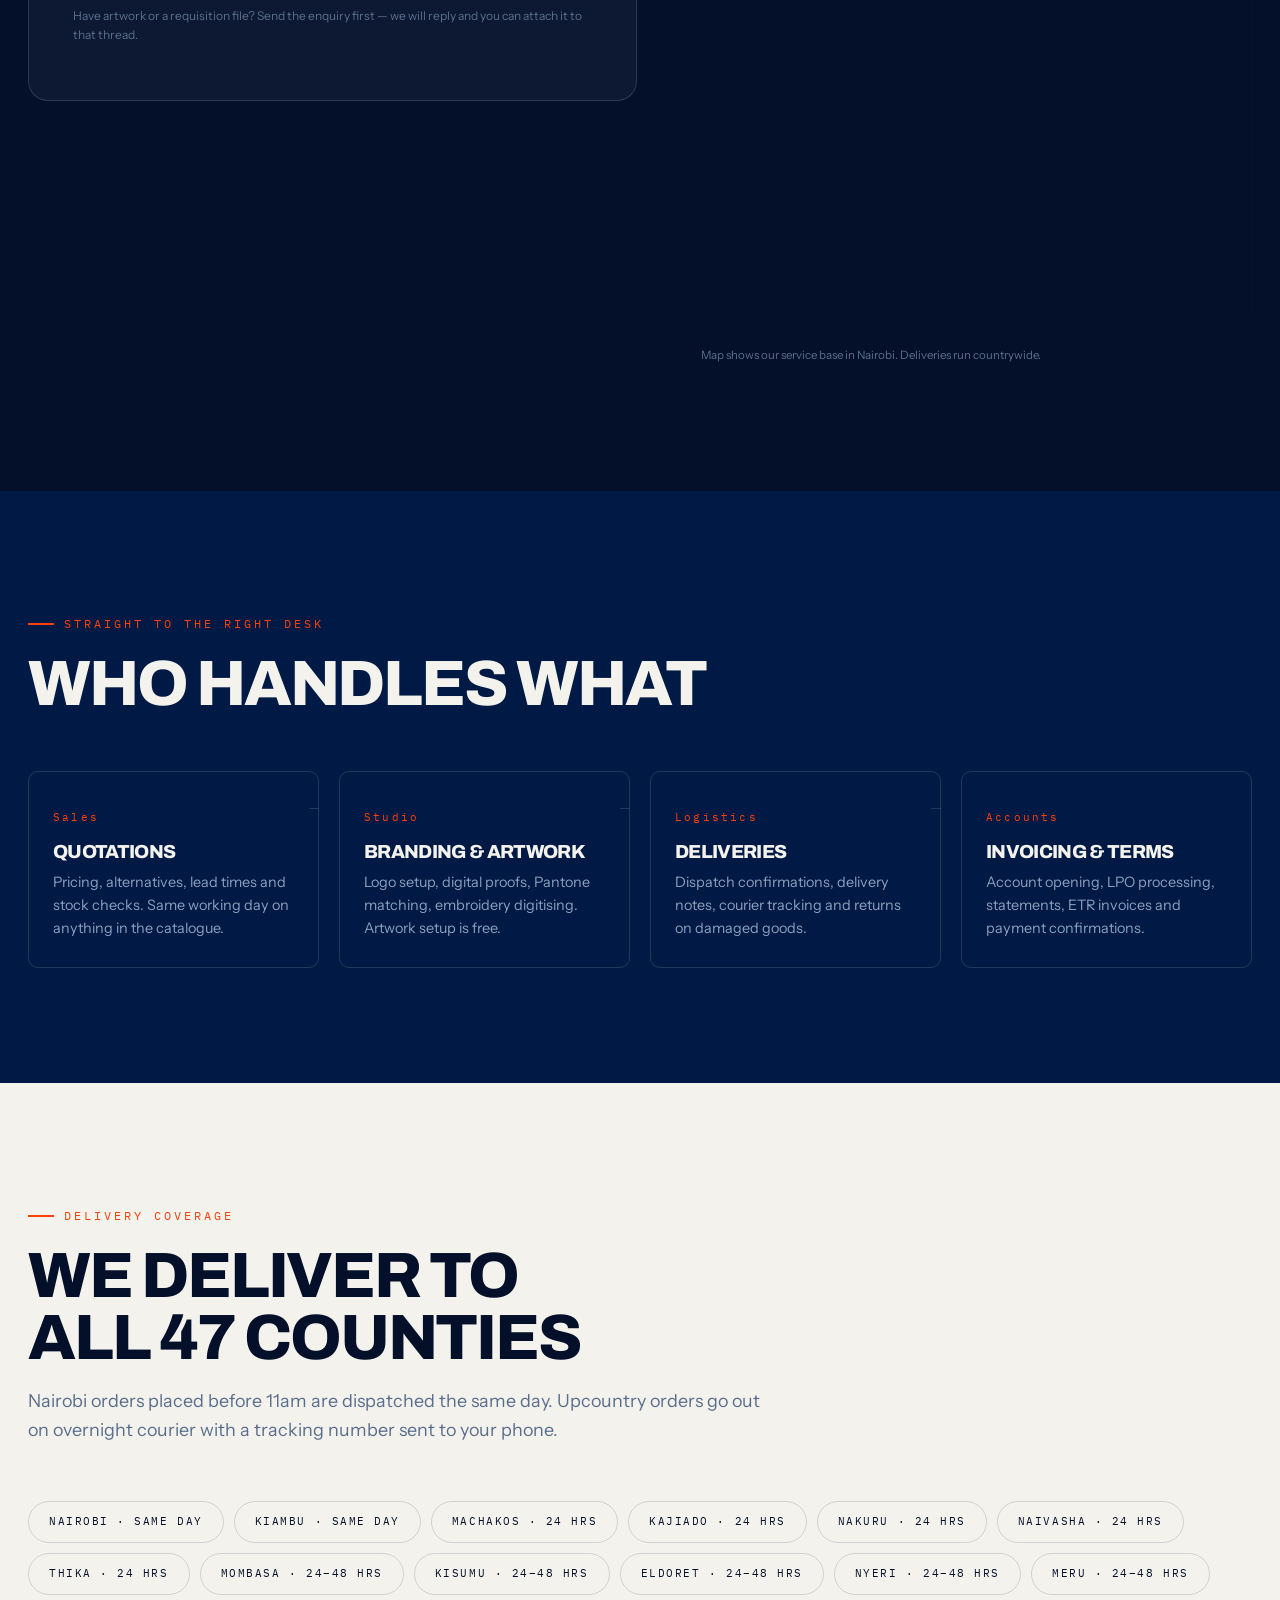
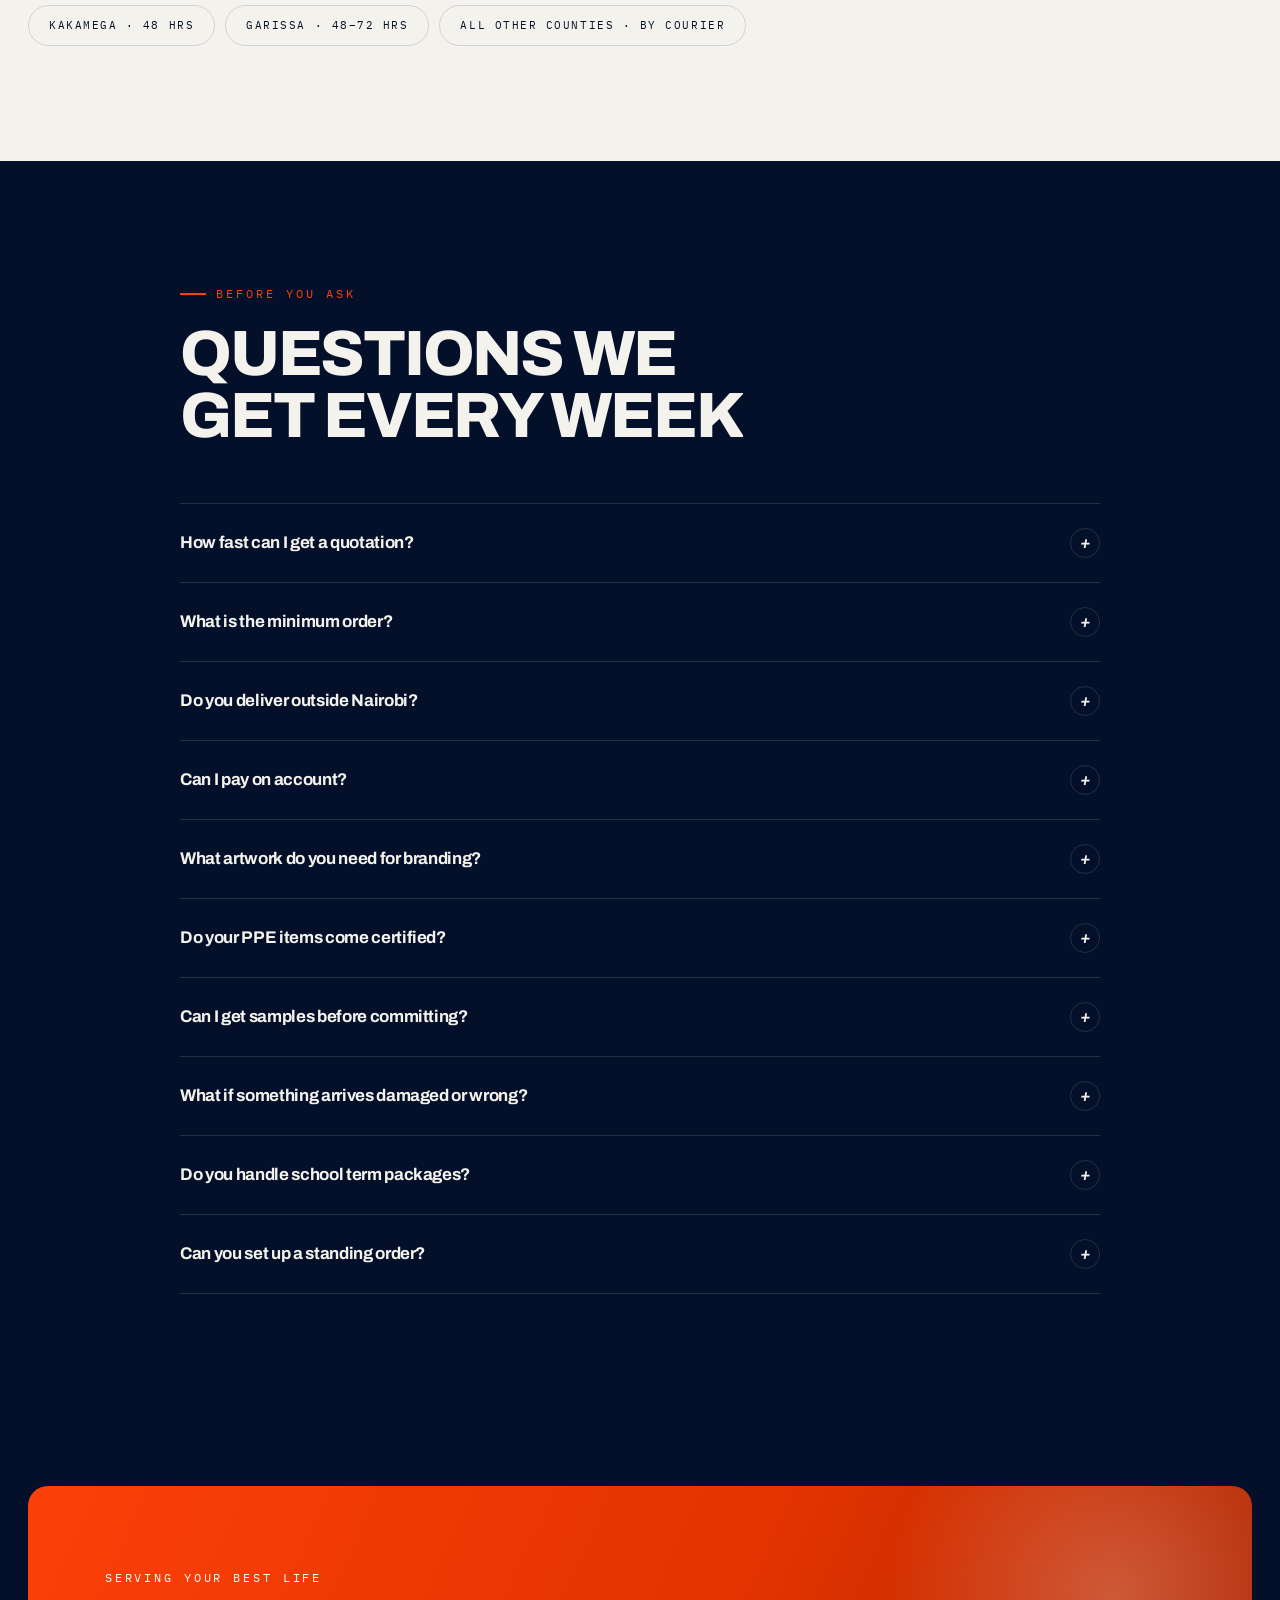
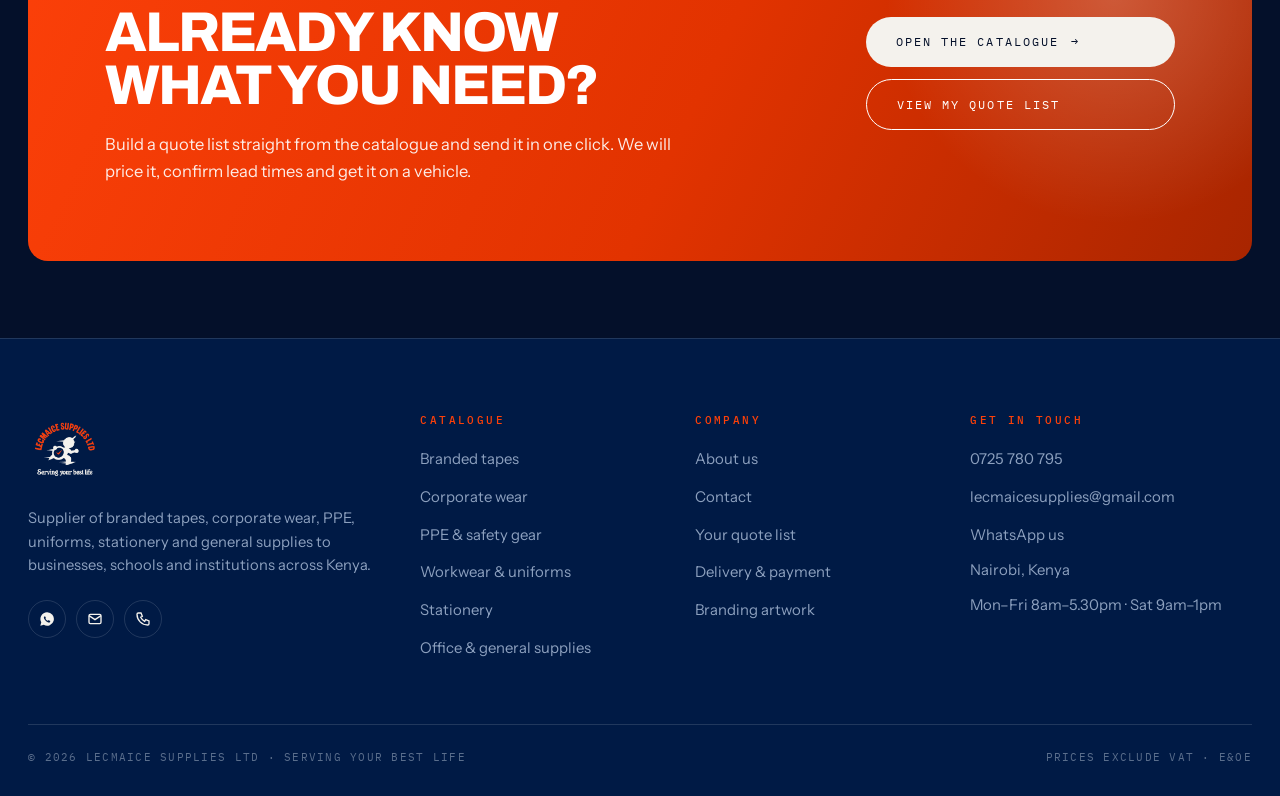
<file: contact.html>
<!DOCTYPE html>
<html lang="en">
<head>
<meta charset="utf-8">
<meta name="viewport" content="width=device-width, initial-scale=1">
<title>Contact Lecmaice Supplies Ltd — Nairobi, Kenya | 0725 780 795</title>
<meta name="description" content="Contact Lecmaice Supplies Ltd in Nairobi for quotations on PPE, uniforms, branded tapes, stationery and office supplies. Call 0725 780 795 or email lecmaicesupplies@gmail.com.">
<meta name="theme-color" content="#04102A">
<link rel="icon" href="assets/img/favicon.png">
<link rel="apple-touch-icon" href="assets/img/favicon.png">
<meta property="og:title" content="Lecmaice Supplies Ltd — Serving your best life">
<meta property="og:description" content="Branded tapes, corporate wear, PPE, uniforms, stationery and office supplies delivered across Kenya.">
<meta property="og:image" content="assets/img/lecmaice-logo.jpg">
<meta property="og:type" content="website">
<link rel="preconnect" href="https://fonts.googleapis.com">
<link rel="preconnect" href="https://fonts.gstatic.com" crossorigin>
<link href="https://fonts.googleapis.com/css2?family=Archivo:wght@400;600;700;800&family=Instrument+Sans:wght@400;500;600&family=IBM+Plex+Mono:wght@400;500&display=swap" rel="stylesheet">
<link rel="stylesheet" href="assets/css/styles.css">
<link rel="stylesheet" href="assets/css/styles.css">
</head>
<body>
<div class="scroll-progress"></div>

<header class="header">
  <div class="header__inner">
    <a class="brand" href="index.html" aria-label="Lecmaice Supplies Ltd home">
      <img src="assets/img/lecmaice-mark-light.png" alt="Lecmaice Supplies Ltd">
      <span class="brand__txt">
        <span class="brand__name">Lecmaice Supplies</span>
        <span class="brand__tag">Serving your best life</span>
      </span>
    </a>
    <nav class="nav" aria-label="Main">
      <a href="index.html">Home</a>
      <a href="catalogue.html">Catalogue</a>
      <a href="catalogue.html?cat=ppe">PPE</a>
      <a href="catalogue.html?cat=corporate-wear">Branding</a>
      <a href="about.html">About</a>
      <a href="contact.html" aria-current="page">Contact</a>
    </nav>
    <div class="header__tools">
      <a class="icon-btn tool-search" href="catalogue.html" aria-label="Search the catalogue">
        <svg width="17" height="17" viewBox="0 0 24 24" fill="none" stroke="currentColor" stroke-width="2"><circle cx="11" cy="11" r="7"/><path d="m20 20-3.5-3.5"/></svg>
      </a>
      <button class="icon-btn quote-btn" type="button" data-open-quote aria-label="Open quote list">
        <svg width="17" height="17" viewBox="0 0 24 24" fill="none" stroke="currentColor" stroke-width="2"><path d="M4 5h2l2.2 10.4A2 2 0 0 0 10.2 17h7.3a2 2 0 0 0 2-1.6L21 8H7"/><circle cx="10" cy="20" r="1.2"/><circle cx="18" cy="20" r="1.2"/></svg>
        <span class="count">0</span>
      </button>
      <a class="btn btn--sm" href="contact.html">Request a quote</a>
      <button class="icon-btn burger" type="button" aria-label="Open menu" aria-expanded="false">
        <span></span><span></span><span></span>
      </button>
    </div>
  </div>
</header>

<div class="mobile-nav" id="mobileNav">
  <a href="index.html">Home</a>
  <a href="catalogue.html">Catalogue</a>
  <a href="about.html">About us</a>
  <a href="contact.html">Contact</a>
  <a href="quote.html">Quote list</a>
  <div class="mobile-nav__foot">
    <p>0725 780 795<br>lecmaicesupplies@gmail.com</p>
  </div>
</div>


<main>

<section class="page-head">
  <div class="shell">
    <nav class="crumbs" aria-label="Breadcrumb"><a href="index.html">Home</a> <span>/</span> <span>Contact</span></nav>
    <h1 data-anim="rise">Talk to a<br><span class="flare">real person</span></h1>
    <p class="lede" style="margin-top:24px" data-anim="fade" data-delay="140">
      Send a requisition, ask for a sample, chase a delivery or open an account. Whatever it is, you get a
      named contact — not a ticket number.
    </p>
    <div class="speedlines" style="right:10%;top:50%" aria-hidden="true"><span></span><span></span><span></span></div>
  </div>
</section>

<!-- QUICK CONTACT CARDS -->
<section class="section section--tight">
  <div class="shell">
    <div class="grid" style="grid-template-columns:repeat(3,1fr)" data-stagger>
      <a class="contact-card" href="tel:+254717169714" data-anim="rise">
        <i><svg width="18" height="18" viewBox="0 0 24 24" fill="none" stroke="#fff" stroke-width="2"><path d="M5 3h4l2 5-2.5 1.5a12 12 0 0 0 6 6L16 13l5 2v4a2 2 0 0 1-2 2A16 16 0 0 1 3 5a2 2 0 0 1 2-2Z"/></svg></i>
        <div><h4>Call us</h4><p>0725 780 795</p><p style="font-size:.85rem">Mon–Fri 8.00am–5.30pm</p></div>
      </a>
      <a class="contact-card" href="https://wa.me/254717169714" target="_blank" rel="noopener" data-anim="rise">
        <i><svg width="18" height="18" viewBox="0 0 24 24" fill="#fff"><path d="M12 2a10 10 0 0 0-8.6 15L2 22l5.2-1.4A10 10 0 1 0 12 2Zm5.1 14.1c-.2.6-1.2 1.2-1.7 1.2-.5.1-1 .1-1.6-.1a13 13 0 0 1-5.6-4.9c-.4-.6-.9-1.5-.9-2.4 0-.9.5-1.3.7-1.5.2-.2.4-.3.6-.3h.4c.2 0 .3 0 .5.4l.7 1.7c.1.2 0 .4-.1.5l-.3.4c-.1.1-.3.3-.1.6.2.3.7 1.1 1.4 1.7.9.8 1.6 1 1.9 1.2.2.1.4 0 .5-.1l.6-.7c.2-.2.3-.2.5-.1l1.6.8c.2.1.4.2.4.3.1.2.1.6-.1 1.1Z"/></svg></i>
        <div><h4>WhatsApp</h4><p>Send a photo of your requisition</p><p style="font-size:.85rem">Fastest for quick quotes</p></div>
      </a>
      <a class="contact-card" href="mailto:lecmaicesupplies@gmail.com" data-anim="rise">
        <i><svg width="18" height="18" viewBox="0 0 24 24" fill="none" stroke="#fff" stroke-width="2"><rect x="3" y="5" width="18" height="14" rx="2"/><path d="m3 7 9 6 9-6"/></svg></i>
        <div><h4>Email</h4><p>lecmaicesupplies@gmail.com</p><p style="font-size:.85rem">Replies within one working day</p></div>
      </a>
    </div>
  </div>
</section>

<!-- FORM + DETAILS -->
<section class="section" style="padding-top:20px">
  <div class="shell contact-grid">
    <div class="form-card" data-anim="slide-l">
      <div class="form-success">Thank you — your email app is opening with the enquiry filled in. If nothing
        happened, email lecmaicesupplies@gmail.com or WhatsApp 0725 780 795 and we will pick it up from there.</div>
      <span class="eyebrow">Send an enquiry</span>
      <h2 class="h-md" style="text-transform:uppercase;margin-bottom:26px">Tell us what you need</h2>
      <form novalidate data-validate data-subject="Website enquiry — Lecmaice Supplies">
        <div class="field--row">
          <div class="field">
            <label for="c-name">Your name *</label>
            <input id="c-name" name="Name" required>
            <span class="field__err">Please enter your name</span>
          </div>
          <div class="field">
            <label for="c-org">Organisation</label>
            <input id="c-org" name="Organisation">
          </div>
        </div>
        <div class="field--row">
          <div class="field">
            <label for="c-email">Email *</label>
            <input id="c-email" name="Email" type="email" required>
            <span class="field__err">Please enter a valid email address</span>
          </div>
          <div class="field">
            <label for="c-phone">Phone *</label>
            <input id="c-phone" name="Phone" type="tel" placeholder="07XX XXX XXX" required>
            <span class="field__err">Please enter a phone number</span>
          </div>
        </div>
        <div class="field--row">
          <div class="field">
            <label for="c-dept">What is this about?</label>
            <select id="c-dept" name="Enquiry type">
              <option>Request a quotation</option>
              <option>Branding and artwork</option>
              <option>Open a credit account</option>
              <option>Track an existing order</option>
              <option>Source an item not listed</option>
              <option>Partnership or supply offer</option>
            </select>
          </div>
          <div class="field">
            <label for="c-cat">Category of interest</label>
            <select id="c-cat" name="Category">
              <option>Branded tapes</option>
              <option>Corporate wear</option>
              <option>PPE &amp; safety gear</option>
              <option>Workwear &amp; uniforms</option>
              <option>Stationery</option>
              <option>Office &amp; general supplies</option>
              <option>Several categories</option>
            </select>
          </div>
        </div>
        <div class="field--row">
          <div class="field">
            <label for="c-location">Delivery location</label>
            <input id="c-location" name="Delivery location" placeholder="Town, county or estate">
          </div>
          <div class="field">
            <label for="c-qty">Approximate quantity</label>
            <input id="c-qty" name="Quantity" placeholder="e.g. 60 coveralls, 20 reams">
          </div>
        </div>
        <div class="field">
          <label for="c-msg">Details *</label>
          <textarea id="c-msg" name="Message" required placeholder="Sizes, colours, logo placement, deadline, delivery instructions"></textarea>
          <span class="field__err">Please tell us what you need</span>
        </div>
        <button class="btn btn--block" type="submit">Send enquiry <span class="arw">→</span></button>
        <p class="form-note">Have artwork or a requisition file? Send the enquiry first — we will reply and you
          can attach it to that thread.</p>
      </form>
    </div>

    <div data-anim="slide-r">
      <span class="eyebrow">Details</span>
      <h2 class="h-md" style="text-transform:uppercase;margin-bottom:26px">Where to find us</h2>

      <div class="grid" style="gap:14px">
        <div class="contact-card">
          <i><svg width="18" height="18" viewBox="0 0 24 24" fill="none" stroke="#fff" stroke-width="2"><path d="M12 21s7-5.6 7-11a7 7 0 1 0-14 0c0 5.4 7 11 7 11Z"/><circle cx="12" cy="10" r="2.6"/></svg></i>
          <div>
            <h4>Office &amp; collection</h4>
            <p>Nairobi, Kenya</p>
            <p style="font-size:.85rem">Call ahead and we will confirm the collection point and have your order picked and packed.</p>
          </div>
        </div>
        <div class="contact-card">
          <i><svg width="18" height="18" viewBox="0 0 24 24" fill="none" stroke="#fff" stroke-width="2"><circle cx="12" cy="12" r="9"/><path d="M12 7v5l3 2"/></svg></i>
          <div>
            <h4>Opening hours</h4>
            <p>Monday–Friday · 8.00am – 5.30pm</p>
            <p>Saturday · 9.00am – 1.00pm</p>
            <p style="font-size:.85rem">Closed on Sundays and public holidays</p>
          </div>
        </div>
        <div class="contact-card">
          <i><svg width="18" height="18" viewBox="0 0 24 24" fill="none" stroke="#fff" stroke-width="2"><rect x="2" y="5" width="20" height="14" rx="2"/><path d="M2 10h20"/></svg></i>
          <div>
            <h4>Payment</h4>
            <p>M-Pesa, bank transfer, cheque or LPO</p>
            <p style="font-size:.85rem">30-day terms available on approved accounts. Pro-forma and ETR invoices issued on request.</p>
          </div>
        </div>
        <div class="contact-card">
          <i><svg width="18" height="18" viewBox="0 0 24 24" fill="none" stroke="#fff" stroke-width="2"><path d="M3 7h11v9H3z"/><path d="M14 10h4l3 3v3h-7z"/><circle cx="7" cy="18" r="1.6"/><circle cx="17" cy="18" r="1.6"/></svg></i>
          <div>
            <h4>Delivery</h4>
            <p>Nairobi within 24 hours · countrywide by courier</p>
            <p style="font-size:.85rem">Free delivery within Nairobi on orders above KSh 20,000.</p>
          </div>
        </div>
      </div>

      <div class="map-wrap" style="margin-top:26px">
        <iframe title="Lecmaice Supplies location — Nairobi, Kenya" loading="lazy" referrerpolicy="no-referrer-when-downgrade"
          src="https://www.google.com/maps?q=Nairobi,Kenya&output=embed"></iframe>
      </div>
      <p class="drawer__note">Map shows our service base in Nairobi. Deliveries run countrywide.</p>
    </div>
  </div>
</section>

<!-- DEPARTMENTS -->
<section class="section section--navy">
  <div class="shell">
    <div class="section-head">
      <div data-anim="rise">
        <span class="eyebrow">Straight to the right desk</span>
        <h2 class="h-lg" style="text-transform:uppercase">Who handles what</h2>
      </div>
    </div>
    <div class="steps" data-stagger>
      <div class="step" data-anim="flip"><span class="step__no">Sales</span><h4>Quotations</h4><p>Pricing, alternatives, lead times and stock checks. Same working day on anything in the catalogue.</p></div>
      <div class="step" data-anim="flip"><span class="step__no">Studio</span><h4>Branding &amp; artwork</h4><p>Logo setup, digital proofs, Pantone matching, embroidery digitising. Artwork setup is free.</p></div>
      <div class="step" data-anim="flip"><span class="step__no">Logistics</span><h4>Deliveries</h4><p>Dispatch confirmations, delivery notes, courier tracking and returns on damaged goods.</p></div>
      <div class="step" data-anim="flip"><span class="step__no">Accounts</span><h4>Invoicing &amp; terms</h4><p>Account opening, LPO processing, statements, ETR invoices and payment confirmations.</p></div>
    </div>
  </div>
</section>

<!-- COVERAGE -->
<section class="section section--light">
  <div class="shell">
    <div class="section-head">
      <div data-anim="rise">
        <span class="eyebrow">Delivery coverage</span>
        <h2 class="h-lg" style="text-transform:uppercase">We deliver to<br>all 47 counties</h2>
        <p class="lede">Nairobi orders placed before 11am are dispatched the same day. Upcountry orders go out
          on overnight courier with a tracking number sent to your phone.</p>
      </div>
    </div>
    <div class="sectors" data-anim="fade">
      <span class="sector-chip">Nairobi · same day</span>
      <span class="sector-chip">Kiambu · same day</span>
      <span class="sector-chip">Machakos · 24 hrs</span>
      <span class="sector-chip">Kajiado · 24 hrs</span>
      <span class="sector-chip">Nakuru · 24 hrs</span>
      <span class="sector-chip">Naivasha · 24 hrs</span>
      <span class="sector-chip">Thika · 24 hrs</span>
      <span class="sector-chip">Mombasa · 24–48 hrs</span>
      <span class="sector-chip">Kisumu · 24–48 hrs</span>
      <span class="sector-chip">Eldoret · 24–48 hrs</span>
      <span class="sector-chip">Nyeri · 24–48 hrs</span>
      <span class="sector-chip">Meru · 24–48 hrs</span>
      <span class="sector-chip">Kakamega · 48 hrs</span>
      <span class="sector-chip">Garissa · 48–72 hrs</span>
      <span class="sector-chip">All other counties · by courier</span>
    </div>
  </div>
</section>

<!-- FAQ -->
<section class="section" id="faq">
  <div class="shell" style="max-width:920px">
    <div class="section-head">
      <div data-anim="rise">
        <span class="eyebrow">Before you ask</span>
        <h2 class="h-lg" style="text-transform:uppercase">Questions we<br>get every week</h2>
      </div>
    </div>
    <div class="accordion" data-anim="rise">
      <div class="acc-item">
        <button class="acc-btn" type="button" aria-expanded="false">How fast can I get a quotation?<i>+</i></button>
        <div class="acc-panel"><p>Same working day for anything in this catalogue. Custom branding, imported
          specialist PPE or made-to-measure uniforms may take up to 48 hours because we confirm fabric and
          production slots before quoting.</p></div>
      </div>
      <div class="acc-item">
        <button class="acc-btn" type="button" aria-expanded="false">What is the minimum order?<i>+</i></button>
        <div class="acc-panel"><p>There is no minimum on stocked items — buy one pair of gloves if that is what
          you need. Branded goods carry a minimum: 36 rolls for printed tape, 10 pieces for embroidered shirts,
          25 pieces for printed t-shirts. Each product page lists its own MOQ.</p></div>
      </div>
      <div class="acc-item">
        <button class="acc-btn" type="button" aria-expanded="false">Do you deliver outside Nairobi?<i>+</i></button>
        <div class="acc-panel"><p>Yes, to all 47 counties. Nairobi is delivered by our own vehicles within 24
          hours; upcountry goes by courier overnight with tracking. Courier charges are shown on the quotation
          before you approve it.</p></div>
      </div>
      <div class="acc-item">
        <button class="acc-btn" type="button" aria-expanded="false">Can I pay on account?<i>+</i></button>
        <div class="acc-panel"><p>Approved organisations get 30-day terms. Send a completed account application
          with your certificate of incorporation, KRA PIN certificate and two trade references, and we will
          confirm the limit within a week. Until then we work on pro-forma, M-Pesa or LPO.</p></div>
      </div>
      <div class="acc-item">
        <button class="acc-btn" type="button" aria-expanded="false">What artwork do you need for branding?<i>+</i></button>
        <div class="acc-panel"><p>Vector is best — AI, EPS or PDF with fonts outlined. A high-resolution PNG
          usually works for print. If all you have is a logo from a letterhead, our studio will redraw it for
          free and send it back to you to keep.</p></div>
      </div>
      <div class="acc-item">
        <button class="acc-btn" type="button" aria-expanded="false">Do your PPE items come certified?<i>+</i></button>
        <div class="acc-panel"><p>Where a standard applies we state it on the product and supply the
          manufacturer's certificate or test report with the delivery — EN 397 helmets, EN ISO 20345 boots,
          EN 388 gloves, EN ISO 20471 hi-vis. Ask for the documentation at quotation stage if your audit
          requires it on file.</p></div>
      </div>
      <div class="acc-item">
        <button class="acc-btn" type="button" aria-expanded="false">Can I get samples before committing?<i>+</i></button>
        <div class="acc-panel"><p>Yes. Stocked items can be sampled at unit price, refunded against an order
          above 50 pieces. For uniforms we produce a single pre-production sample for approval before cutting
          the full run.</p></div>
      </div>
      <div class="acc-item">
        <button class="acc-btn" type="button" aria-expanded="false">What if something arrives damaged or wrong?<i>+</i></button>
        <div class="acc-panel"><p>Tell us within seven days of delivery with the delivery note number and a
          photo. Stocked items are replaced or credited. Branded items produced to an approved proof can only
          be replaced where the fault is ours — which is why we insist on written proof approval.</p></div>
      </div>
      <div class="acc-item">
        <button class="acc-btn" type="button" aria-expanded="false">Do you handle school term packages?<i>+</i></button>
        <div class="acc-panel"><p>We do. Send the uniform specification and enrolment numbers and we quote per
          learner, hold stock through the term break, and can run fitting days on site before opening day.</p></div>
      </div>
      <div class="acc-item">
        <button class="acc-btn" type="button" aria-expanded="false">Can you set up a standing order?<i>+</i></button>
        <div class="acc-panel"><p>That is how most of our accounts run. We agree the pack, the frequency and the
          delivery day, then invoice per drop. You can pause, resize or cancel any cycle with a phone call.</p></div>
      </div>
    </div>
  </div>
</section>

<section class="section section--tight">
  <div class="shell">
    <div class="cta-band" data-anim="scale">
      <div>
        <span class="mono" style="letter-spacing:.24em">Serving your best life</span>
        <h2 style="margin-top:16px">Already know<br>what you need?</h2>
        <p>Build a quote list straight from the catalogue and send it in one click. We will price it, confirm
          lead times and get it on a vehicle.</p>
      </div>
      <div class="cta-band__actions">
        <a class="btn btn--light" href="catalogue.html">Open the catalogue <span class="arw">→</span></a>
        <a class="btn btn--ghost" href="quote.html">View my quote list</a>
      </div>
    </div>
  </div>
</section>

</main>

<footer class="footer">
  <div class="shell">
    <div class="footer__top">
      <div class="footer__brand">
        <img src="assets/img/lecmaice-logo-light.png" alt="Lecmaice Supplies Ltd">
        <p>Supplier of branded tapes, corporate wear, PPE, uniforms, stationery and general supplies to
          businesses, schools and institutions across Kenya.</p>
        <div class="socials">
          <a href="https://wa.me/254717169714" aria-label="WhatsApp" target="_blank" rel="noopener">
            <svg width="16" height="16" viewBox="0 0 24 24" fill="currentColor"><path d="M12 2a10 10 0 0 0-8.6 15L2 22l5.2-1.4A10 10 0 1 0 12 2Zm5.1 14.1c-.2.6-1.2 1.2-1.7 1.2-.5.1-1 .1-1.6-.1a13 13 0 0 1-5.6-4.9c-.4-.6-.9-1.5-.9-2.4 0-.9.5-1.3.7-1.5.2-.2.4-.3.6-.3h.4c.2 0 .3 0 .5.4l.7 1.7c.1.2 0 .4-.1.5l-.3.4c-.1.1-.3.3-.1.6.2.3.7 1.1 1.4 1.7.9.8 1.6 1 1.9 1.2.2.1.4 0 .5-.1l.6-.7c.2-.2.3-.2.5-.1l1.6.8c.2.1.4.2.4.3.1.2.1.6-.1 1.1Z"/></svg>
          </a>
          <a href="mailto:lecmaicesupplies@gmail.com" aria-label="Email">
            <svg width="16" height="16" viewBox="0 0 24 24" fill="none" stroke="currentColor" stroke-width="2"><rect x="3" y="5" width="18" height="14" rx="2"/><path d="m3 7 9 6 9-6"/></svg>
          </a>
          <a href="tel:+254717169714" aria-label="Phone">
            <svg width="16" height="16" viewBox="0 0 24 24" fill="none" stroke="currentColor" stroke-width="2"><path d="M5 3h4l2 5-2.5 1.5a12 12 0 0 0 6 6L16 13l5 2v4a2 2 0 0 1-2 2A16 16 0 0 1 3 5a2 2 0 0 1 2-2Z"/></svg>
          </a>
        </div>
      </div>
      <div>
        <h5>Catalogue</h5>
        <ul>
          <li><a href="catalogue.html?cat=branded-tapes">Branded tapes</a></li>
          <li><a href="catalogue.html?cat=corporate-wear">Corporate wear</a></li>
          <li><a href="catalogue.html?cat=ppe">PPE &amp; safety gear</a></li>
          <li><a href="catalogue.html?cat=uniforms">Workwear &amp; uniforms</a></li>
          <li><a href="catalogue.html?cat=stationery">Stationery</a></li>
          <li><a href="catalogue.html?cat=office">Office &amp; general supplies</a></li>
        </ul>
      </div>
      <div>
        <h5>Company</h5>
        <ul>
          <li><a href="about.html">About us</a></li>
          <li><a href="contact.html">Contact</a></li>
          <li><a href="quote.html">Your quote list</a></li>
          <li><a href="contact.html#faq">Delivery &amp; payment</a></li>
          <li><a href="contact.html#faq">Branding artwork</a></li>
        </ul>
      </div>
      <div>
        <h5>Get in touch</h5>
        <ul>
          <li><a href="tel:+254717169714">0725 780 795</a></li>
          <li><a href="mailto:lecmaicesupplies@gmail.com">lecmaicesupplies@gmail.com</a></li>
          <li><a href="https://wa.me/254717169714" target="_blank" rel="noopener">WhatsApp us</a></li>
          <li style="color:var(--steel);font-size:.93rem">Nairobi, Kenya</li>
          <li style="color:var(--steel);font-size:.93rem">Mon–Fri 8am–5.30pm · Sat 9am–1pm</li>
        </ul>
      </div>
    </div>
    <div class="footer__bottom">
      <span>© <span data-year></span> Lecmaice Supplies Ltd · Serving your best life</span>
      <span>Prices exclude VAT · E&amp;OE</span>
    </div>
  </div>
</footer>

<!-- ============ QUOTE DRAWER ============ -->
<div class="drawer-scrim" id="drawerScrim"></div>
<aside class="drawer" id="quoteDrawer" aria-hidden="true" aria-label="Quote list">
  <div class="drawer__head">
    <h3>Quote list</h3>
    <button class="icon-btn" type="button" data-close-quote aria-label="Close quote list">
      <svg width="15" height="15" viewBox="0 0 24 24" fill="none" stroke="currentColor" stroke-width="2"><path d="M6 6l12 12M18 6 6 18"/></svg>
    </button>
  </div>
  <div class="drawer__body" id="drawerBody"></div>
  <div class="drawer__foot">
    <div class="row"><span id="drawerLines">0 lines</span><span>Indicative total</span></div>
    <div class="row"><span></span><b id="drawerTotal">KSh 0</b></div>
    <a class="btn btn--block" href="quote.html">Request this quote <span class="arw">→</span></a>
    <p class="drawer__note">Indicative only, excluding VAT. Send the list and we will confirm volume pricing,
      branding costs and lead times the same working day. <button type="button" data-clear-quote style="color:var(--flare);text-decoration:underline">Clear list</button></p>
  </div>
</aside>

<a class="whatsapp-fab" href="https://wa.me/254717169714" target="_blank" rel="noopener" aria-label="Chat with us on WhatsApp">
  <svg width="26" height="26" viewBox="0 0 24 24" fill="currentColor"><path d="M12 2a10 10 0 0 0-8.6 15L2 22l5.2-1.4A10 10 0 1 0 12 2Zm5.1 14.1c-.2.6-1.2 1.2-1.7 1.2-.5.1-1 .1-1.6-.1a13 13 0 0 1-5.6-4.9c-.4-.6-.9-1.5-.9-2.4 0-.9.5-1.3.7-1.5.2-.2.4-.3.6-.3h.4c.2 0 .3 0 .5.4l.7 1.7c.1.2 0 .4-.1.5l-.3.4c-.1.1-.3.3-.1.6.2.3.7 1.1 1.4 1.7.9.8 1.6 1 1.9 1.2.2.1.4 0 .5-.1l.6-.7c.2-.2.3-.2.5-.1l1.6.8c.2.1.4.2.4.3.1.2.1.6-.1 1.1Z"/></svg>
</a>

<a class="whatsapp-fab" href="https://wa.me/254717169714" target="_blank" rel="noopener" aria-label="Chat with us on WhatsApp">
  <svg width="26" height="26" viewBox="0 0 24 24" fill="currentColor"><path d="M12 2a10 10 0 0 0-8.6 15L2 22l5.2-1.4A10 10 0 1 0 12 2Zm5.1 14.1c-.2.6-1.2 1.2-1.7 1.2-.5.1-1 .1-1.6-.1a13 13 0 0 1-5.6-4.9c-.4-.6-.9-1.5-.9-2.4 0-.9.5-1.3.7-1.5.2-.2.4-.3.6-.3h.4c.2 0 .3 0 .5.4l.7 1.7c.1.2 0 .4-.1.5l-.3.4c-.1.1-.3.3-.1.6.2.3.7 1.1 1.4 1.7.9.8 1.6 1 1.9 1.2.2.1.4 0 .5-.1l.6-.7c.2-.2.3-.2.5-.1l1.6.8c.2.1.4.2.4.3.1.2.1.6-.1 1.1Z"/></svg>
</a>

<script src="assets/js/products.js"></script>
<script>window.PRODUCTS = PRODUCTS; window.CATEGORIES = CATEGORIES;</script>
<script src="assets/js/main.js"></script>
</body>
</html>
</file>
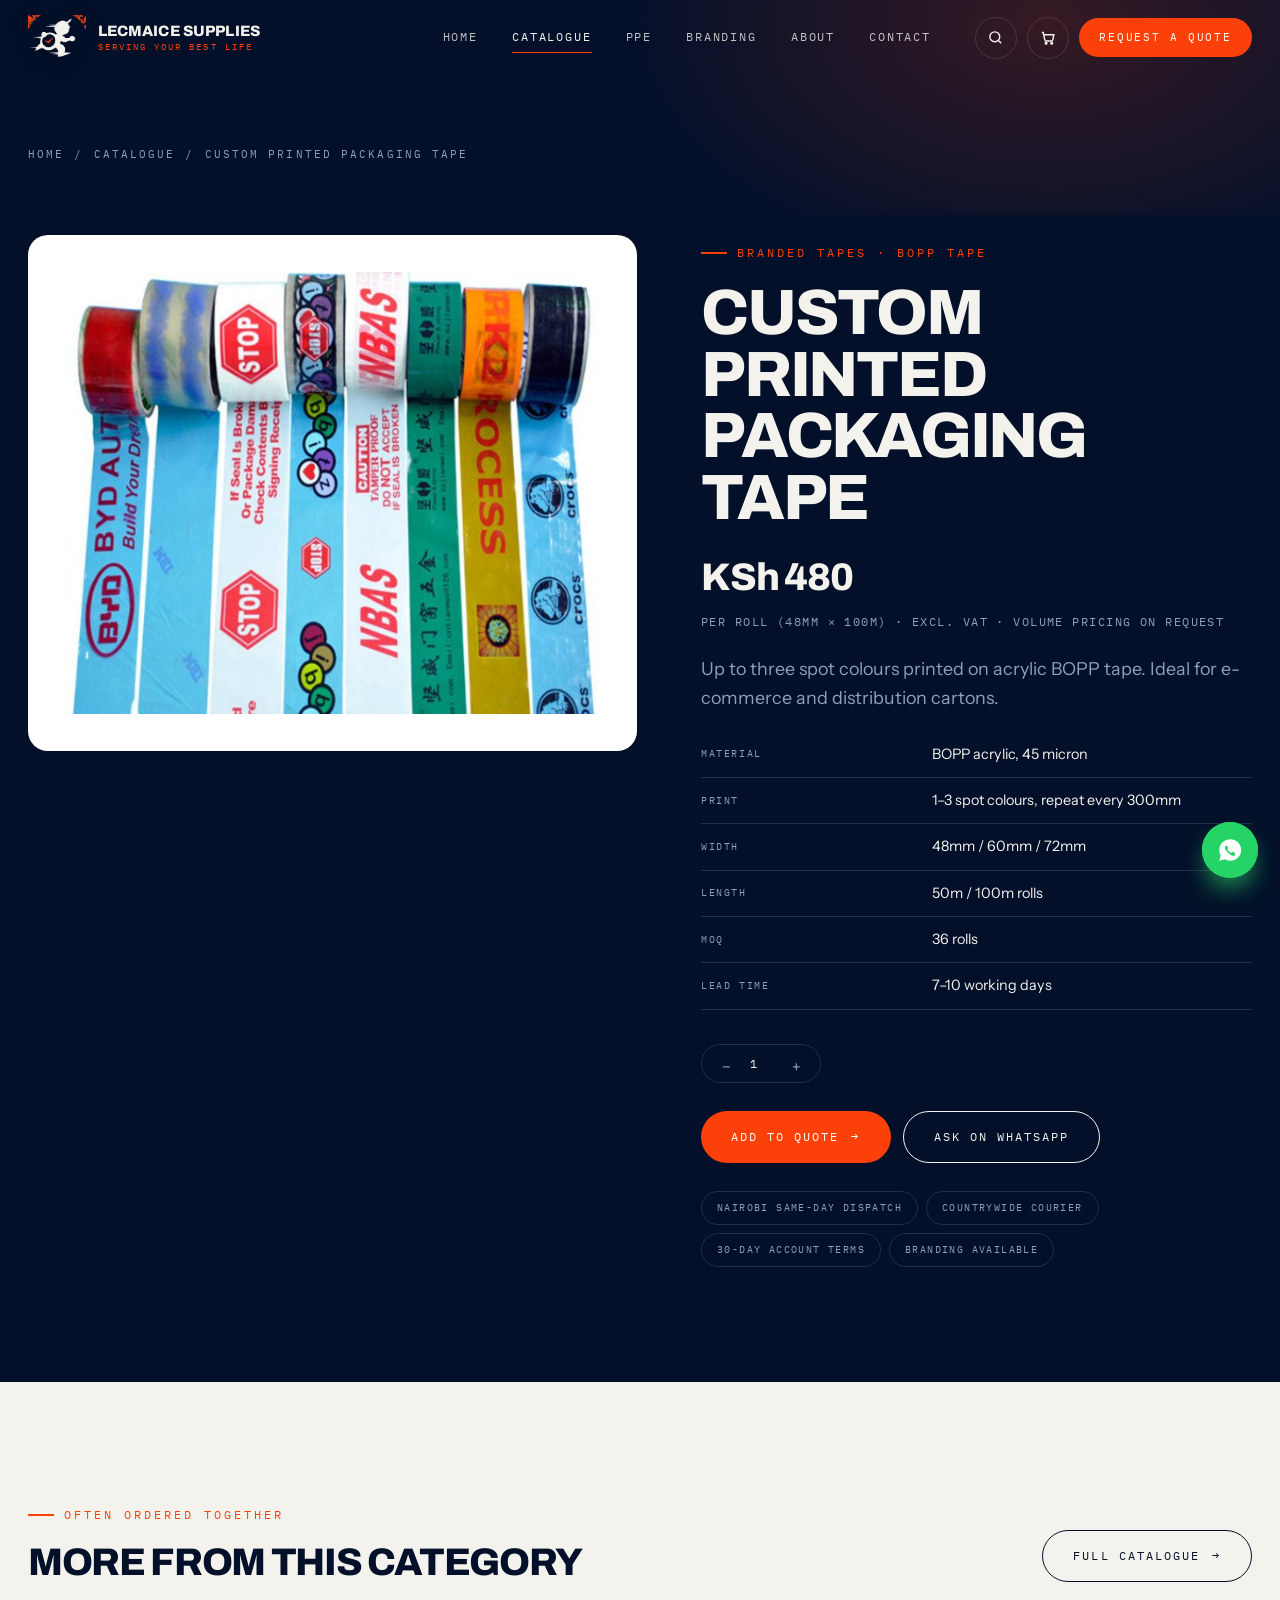
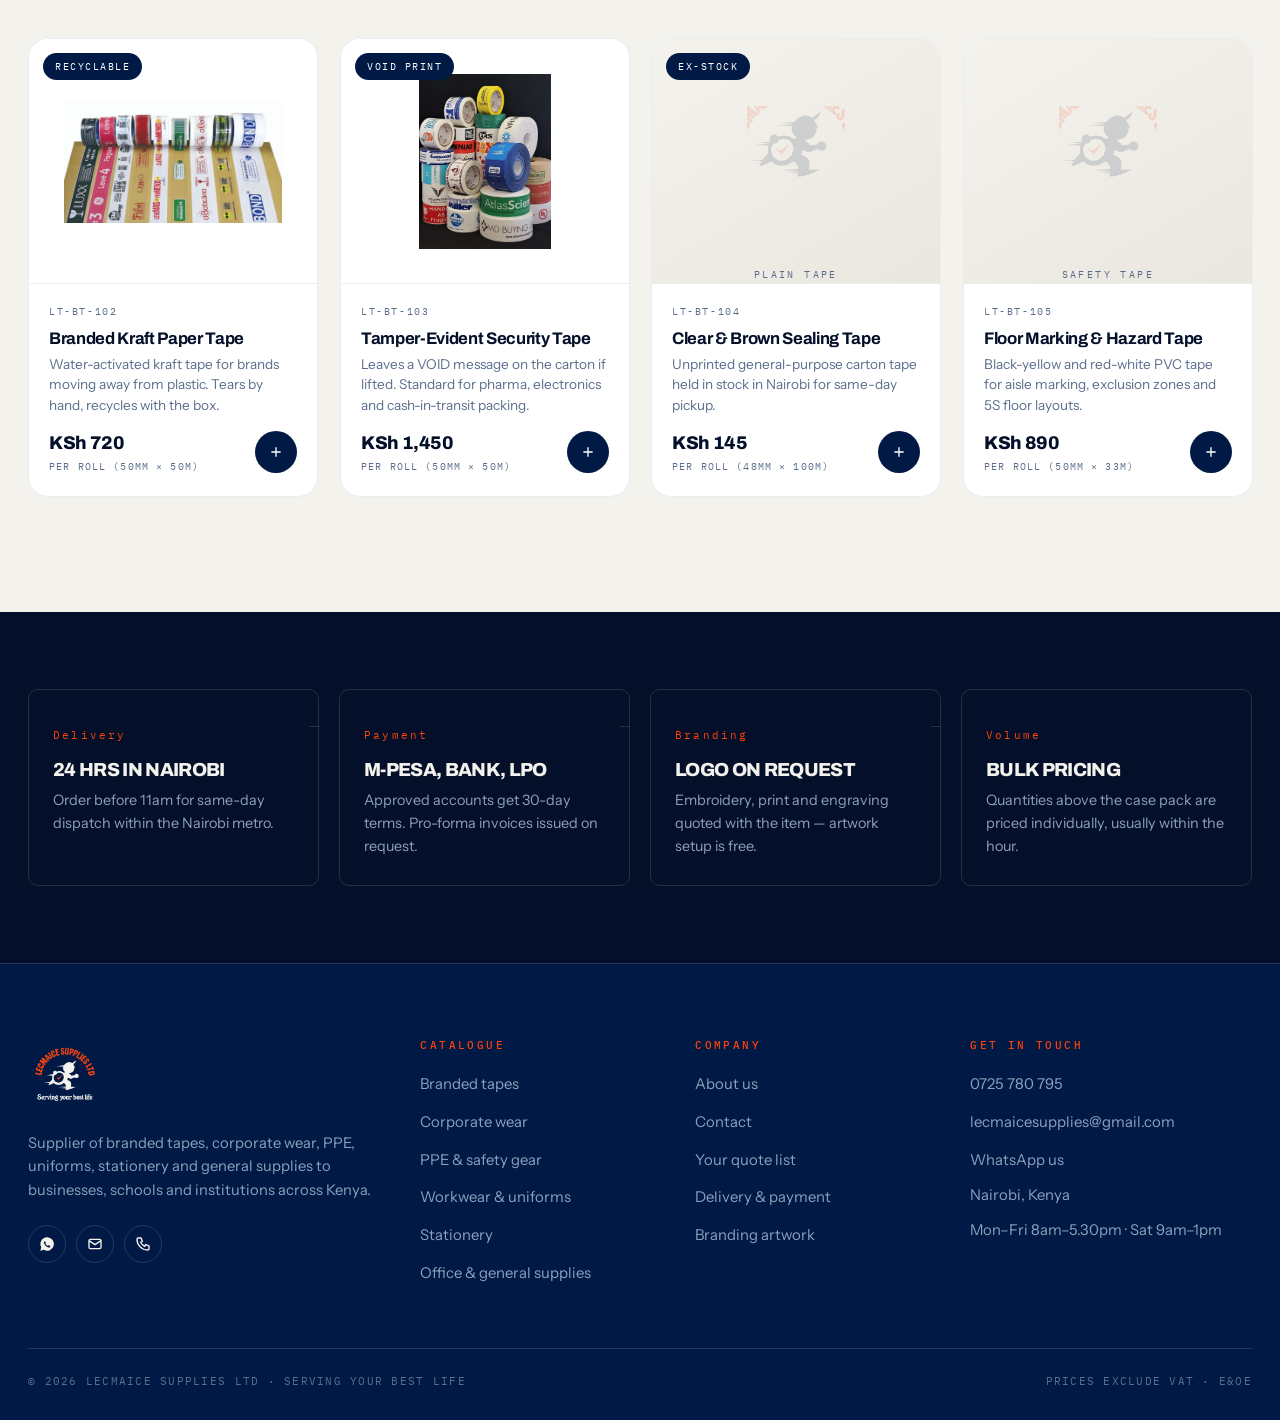
<file: product.html>
<!DOCTYPE html>
<html lang="en">
<head>
<meta charset="utf-8">
<meta name="viewport" content="width=device-width, initial-scale=1">
<title>Product — Lecmaice Supplies Ltd</title>
<meta name="description" content="Product details, specifications and indicative Kenyan pricing from the Lecmaice Supplies catalogue.">
<meta name="theme-color" content="#04102A">
<link rel="icon" href="assets/img/favicon.png">
<link rel="apple-touch-icon" href="assets/img/favicon.png">
<meta property="og:title" content="Lecmaice Supplies Ltd — Serving your best life">
<meta property="og:description" content="Branded tapes, corporate wear, PPE, uniforms, stationery and office supplies delivered across Kenya.">
<meta property="og:image" content="assets/img/lecmaice-logo.jpg">
<meta property="og:type" content="website">
<link rel="preconnect" href="https://fonts.googleapis.com">
<link rel="preconnect" href="https://fonts.gstatic.com" crossorigin>
<link href="https://fonts.googleapis.com/css2?family=Archivo:wght@400;600;700;800&family=Instrument+Sans:wght@400;500;600&family=IBM+Plex+Mono:wght@400;500&display=swap" rel="stylesheet">
<link rel="stylesheet" href="assets/css/styles.css">
<link rel="stylesheet" href="assets/css/styles.css">
</head>
<body>
<div class="scroll-progress"></div>

<header class="header">
  <div class="header__inner">
    <a class="brand" href="index.html" aria-label="Lecmaice Supplies Ltd home">
      <img src="assets/img/lecmaice-mark-light.png" alt="Lecmaice Supplies Ltd">
      <span class="brand__txt">
        <span class="brand__name">Lecmaice Supplies</span>
        <span class="brand__tag">Serving your best life</span>
      </span>
    </a>
    <nav class="nav" aria-label="Main">
      <a href="index.html">Home</a>
      <a href="catalogue.html" aria-current="page">Catalogue</a>
      <a href="catalogue.html?cat=ppe">PPE</a>
      <a href="catalogue.html?cat=corporate-wear">Branding</a>
      <a href="about.html">About</a>
      <a href="contact.html">Contact</a>
    </nav>
    <div class="header__tools">
      <a class="icon-btn tool-search" href="catalogue.html" aria-label="Search the catalogue">
        <svg width="17" height="17" viewBox="0 0 24 24" fill="none" stroke="currentColor" stroke-width="2"><circle cx="11" cy="11" r="7"/><path d="m20 20-3.5-3.5"/></svg>
      </a>
      <button class="icon-btn quote-btn" type="button" data-open-quote aria-label="Open quote list">
        <svg width="17" height="17" viewBox="0 0 24 24" fill="none" stroke="currentColor" stroke-width="2"><path d="M4 5h2l2.2 10.4A2 2 0 0 0 10.2 17h7.3a2 2 0 0 0 2-1.6L21 8H7"/><circle cx="10" cy="20" r="1.2"/><circle cx="18" cy="20" r="1.2"/></svg>
        <span class="count">0</span>
      </button>
      <a class="btn btn--sm" href="contact.html">Request a quote</a>
      <button class="icon-btn burger" type="button" aria-label="Open menu" aria-expanded="false">
        <span></span><span></span><span></span>
      </button>
    </div>
  </div>
</header>

<div class="mobile-nav" id="mobileNav">
  <a href="index.html">Home</a>
  <a href="catalogue.html">Catalogue</a>
  <a href="about.html">About us</a>
  <a href="contact.html">Contact</a>
  <a href="quote.html">Quote list</a>
  <div class="mobile-nav__foot">
    <p>0725 780 795<br>lecmaicesupplies@gmail.com</p>
  </div>
</div>


<main>

<section class="page-head" style="padding-bottom:30px">
  <div class="shell">
    <nav class="crumbs" aria-label="Breadcrumb">
      <a href="index.html">Home</a> <span>/</span> <a href="catalogue.html">Catalogue</a> <span>/</span> <span id="pdCrumb">Product</span>
    </nav>
  </div>
</section>

<section class="section" style="padding-top:20px">
  <div class="shell" id="productDetail"></div>
</section>

<section class="section section--light">
  <div class="shell">
    <div class="section-head">
      <div data-anim="rise">
        <span class="eyebrow">Often ordered together</span>
        <h2 class="h-md" style="text-transform:uppercase">More from this category</h2>
      </div>
      <a class="btn btn--ghost" href="catalogue.html">Full catalogue <span class="arw">→</span></a>
    </div>
    <div class="product-grid" id="relatedGrid"></div>
  </div>
</section>

<section class="section section--tight">
  <div class="shell">
    <div class="steps" data-stagger>
      <div class="step" data-anim="rise"><span class="step__no">Delivery</span><h4>24 hrs in Nairobi</h4><p>Order before 11am for same-day dispatch within the Nairobi metro.</p></div>
      <div class="step" data-anim="rise"><span class="step__no">Payment</span><h4>M-Pesa, bank, LPO</h4><p>Approved accounts get 30-day terms. Pro-forma invoices issued on request.</p></div>
      <div class="step" data-anim="rise"><span class="step__no">Branding</span><h4>Logo on request</h4><p>Embroidery, print and engraving quoted with the item — artwork setup is free.</p></div>
      <div class="step" data-anim="rise"><span class="step__no">Volume</span><h4>Bulk pricing</h4><p>Quantities above the case pack are priced individually, usually within the hour.</p></div>
    </div>
  </div>
</section>

<div class="modal-scrim" id="quickView">
  <div class="modal" role="dialog" aria-modal="true" aria-label="Product quick view" style="position:relative">
    <button class="modal__close" type="button" aria-label="Close quick view">&times;</button>
    <div id="qvBody" style="display:contents"></div>
  </div>
</div>

</main>

<footer class="footer">
  <div class="shell">
    <div class="footer__top">
      <div class="footer__brand">
        <img src="assets/img/lecmaice-logo-light.png" alt="Lecmaice Supplies Ltd">
        <p>Supplier of branded tapes, corporate wear, PPE, uniforms, stationery and general supplies to
          businesses, schools and institutions across Kenya.</p>
        <div class="socials">
          <a href="https://wa.me/254717169714" aria-label="WhatsApp" target="_blank" rel="noopener">
            <svg width="16" height="16" viewBox="0 0 24 24" fill="currentColor"><path d="M12 2a10 10 0 0 0-8.6 15L2 22l5.2-1.4A10 10 0 1 0 12 2Zm5.1 14.1c-.2.6-1.2 1.2-1.7 1.2-.5.1-1 .1-1.6-.1a13 13 0 0 1-5.6-4.9c-.4-.6-.9-1.5-.9-2.4 0-.9.5-1.3.7-1.5.2-.2.4-.3.6-.3h.4c.2 0 .3 0 .5.4l.7 1.7c.1.2 0 .4-.1.5l-.3.4c-.1.1-.3.3-.1.6.2.3.7 1.1 1.4 1.7.9.8 1.6 1 1.9 1.2.2.1.4 0 .5-.1l.6-.7c.2-.2.3-.2.5-.1l1.6.8c.2.1.4.2.4.3.1.2.1.6-.1 1.1Z"/></svg>
          </a>
          <a href="mailto:lecmaicesupplies@gmail.com" aria-label="Email">
            <svg width="16" height="16" viewBox="0 0 24 24" fill="none" stroke="currentColor" stroke-width="2"><rect x="3" y="5" width="18" height="14" rx="2"/><path d="m3 7 9 6 9-6"/></svg>
          </a>
          <a href="tel:+254717169714" aria-label="Phone">
            <svg width="16" height="16" viewBox="0 0 24 24" fill="none" stroke="currentColor" stroke-width="2"><path d="M5 3h4l2 5-2.5 1.5a12 12 0 0 0 6 6L16 13l5 2v4a2 2 0 0 1-2 2A16 16 0 0 1 3 5a2 2 0 0 1 2-2Z"/></svg>
          </a>
        </div>
      </div>
      <div>
        <h5>Catalogue</h5>
        <ul>
          <li><a href="catalogue.html?cat=branded-tapes">Branded tapes</a></li>
          <li><a href="catalogue.html?cat=corporate-wear">Corporate wear</a></li>
          <li><a href="catalogue.html?cat=ppe">PPE &amp; safety gear</a></li>
          <li><a href="catalogue.html?cat=uniforms">Workwear &amp; uniforms</a></li>
          <li><a href="catalogue.html?cat=stationery">Stationery</a></li>
          <li><a href="catalogue.html?cat=office">Office &amp; general supplies</a></li>
        </ul>
      </div>
      <div>
        <h5>Company</h5>
        <ul>
          <li><a href="about.html">About us</a></li>
          <li><a href="contact.html">Contact</a></li>
          <li><a href="quote.html">Your quote list</a></li>
          <li><a href="contact.html#faq">Delivery &amp; payment</a></li>
          <li><a href="contact.html#faq">Branding artwork</a></li>
        </ul>
      </div>
      <div>
        <h5>Get in touch</h5>
        <ul>
          <li><a href="tel:+254717169714">0725 780 795</a></li>
          <li><a href="mailto:lecmaicesupplies@gmail.com">lecmaicesupplies@gmail.com</a></li>
          <li><a href="https://wa.me/254717169714" target="_blank" rel="noopener">WhatsApp us</a></li>
          <li style="color:var(--steel);font-size:.93rem">Nairobi, Kenya</li>
          <li style="color:var(--steel);font-size:.93rem">Mon–Fri 8am–5.30pm · Sat 9am–1pm</li>
        </ul>
      </div>
    </div>
    <div class="footer__bottom">
      <span>© <span data-year></span> Lecmaice Supplies Ltd · Serving your best life</span>
      <span>Prices exclude VAT · E&amp;OE</span>
    </div>
  </div>
</footer>

<!-- ============ QUOTE DRAWER ============ -->
<div class="drawer-scrim" id="drawerScrim"></div>
<aside class="drawer" id="quoteDrawer" aria-hidden="true" aria-label="Quote list">
  <div class="drawer__head">
    <h3>Quote list</h3>
    <button class="icon-btn" type="button" data-close-quote aria-label="Close quote list">
      <svg width="15" height="15" viewBox="0 0 24 24" fill="none" stroke="currentColor" stroke-width="2"><path d="M6 6l12 12M18 6 6 18"/></svg>
    </button>
  </div>
  <div class="drawer__body" id="drawerBody"></div>
  <div class="drawer__foot">
    <div class="row"><span id="drawerLines">0 lines</span><span>Indicative total</span></div>
    <div class="row"><span></span><b id="drawerTotal">KSh 0</b></div>
    <a class="btn btn--block" href="quote.html">Request this quote <span class="arw">→</span></a>
    <p class="drawer__note">Indicative only, excluding VAT. Send the list and we will confirm volume pricing,
      branding costs and lead times the same working day. <button type="button" data-clear-quote style="color:var(--flare);text-decoration:underline">Clear list</button></p>
  </div>
</aside>

<a class="whatsapp-fab" href="https://wa.me/254717169714" target="_blank" rel="noopener" aria-label="Chat with us on WhatsApp">
  <svg width="26" height="26" viewBox="0 0 24 24" fill="currentColor"><path d="M12 2a10 10 0 0 0-8.6 15L2 22l5.2-1.4A10 10 0 1 0 12 2Zm5.1 14.1c-.2.6-1.2 1.2-1.7 1.2-.5.1-1 .1-1.6-.1a13 13 0 0 1-5.6-4.9c-.4-.6-.9-1.5-.9-2.4 0-.9.5-1.3.7-1.5.2-.2.4-.3.6-.3h.4c.2 0 .3 0 .5.4l.7 1.7c.1.2 0 .4-.1.5l-.3.4c-.1.1-.3.3-.1.6.2.3.7 1.1 1.4 1.7.9.8 1.6 1 1.9 1.2.2.1.4 0 .5-.1l.6-.7c.2-.2.3-.2.5-.1l1.6.8c.2.1.4.2.4.3.1.2.1.6-.1 1.1Z"/></svg>
</a>

<a class="whatsapp-fab" href="https://wa.me/254717169714" target="_blank" rel="noopener" aria-label="Chat with us on WhatsApp">
  <svg width="26" height="26" viewBox="0 0 24 24" fill="currentColor"><path d="M12 2a10 10 0 0 0-8.6 15L2 22l5.2-1.4A10 10 0 1 0 12 2Zm5.1 14.1c-.2.6-1.2 1.2-1.7 1.2-.5.1-1 .1-1.6-.1a13 13 0 0 1-5.6-4.9c-.4-.6-.9-1.5-.9-2.4 0-.9.5-1.3.7-1.5.2-.2.4-.3.6-.3h.4c.2 0 .3 0 .5.4l.7 1.7c.1.2 0 .4-.1.5l-.3.4c-.1.1-.3.3-.1.6.2.3.7 1.1 1.4 1.7.9.8 1.6 1 1.9 1.2.2.1.4 0 .5-.1l.6-.7c.2-.2.3-.2.5-.1l1.6.8c.2.1.4.2.4.3.1.2.1.6-.1 1.1Z"/></svg>
</a>

<script src="assets/js/products.js"></script>
<script>window.PRODUCTS = PRODUCTS; window.CATEGORIES = CATEGORIES;</script>
<script src="assets/js/main.js"></script>
</body>
</html>
</file>
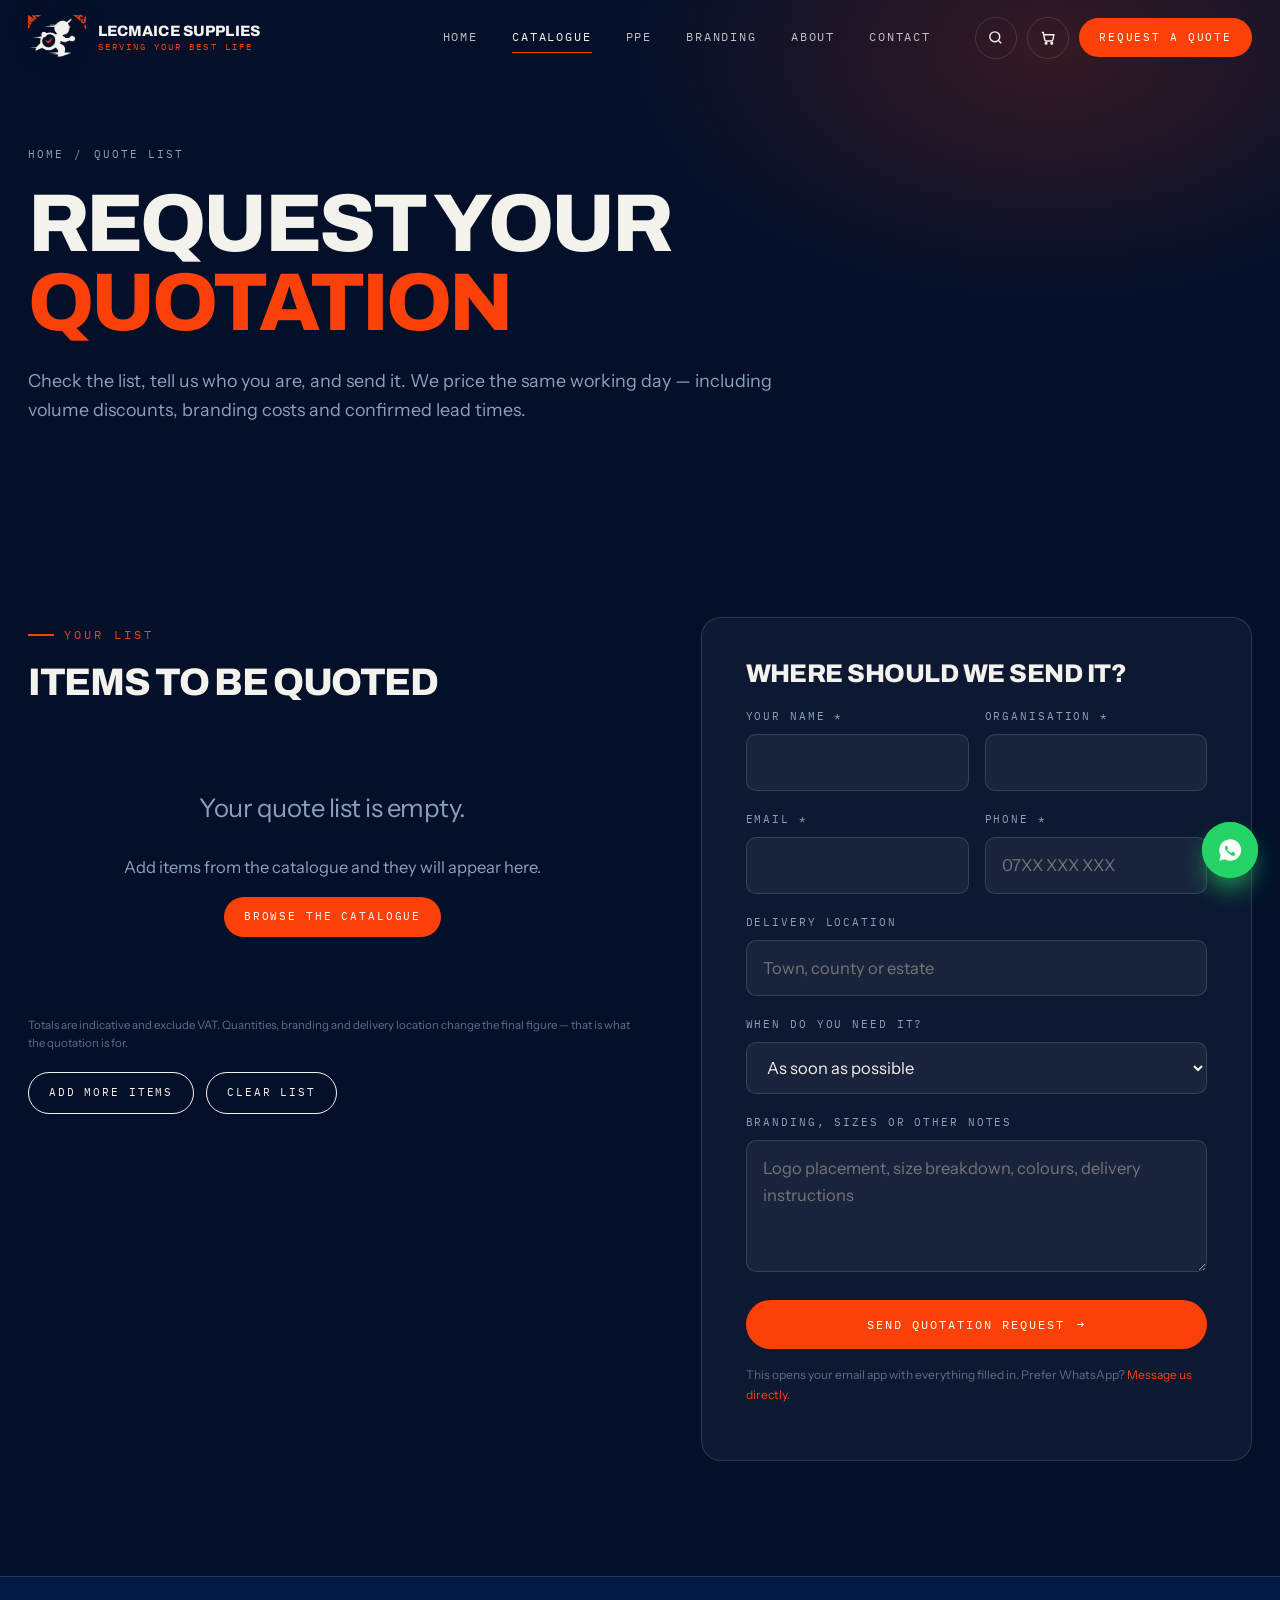
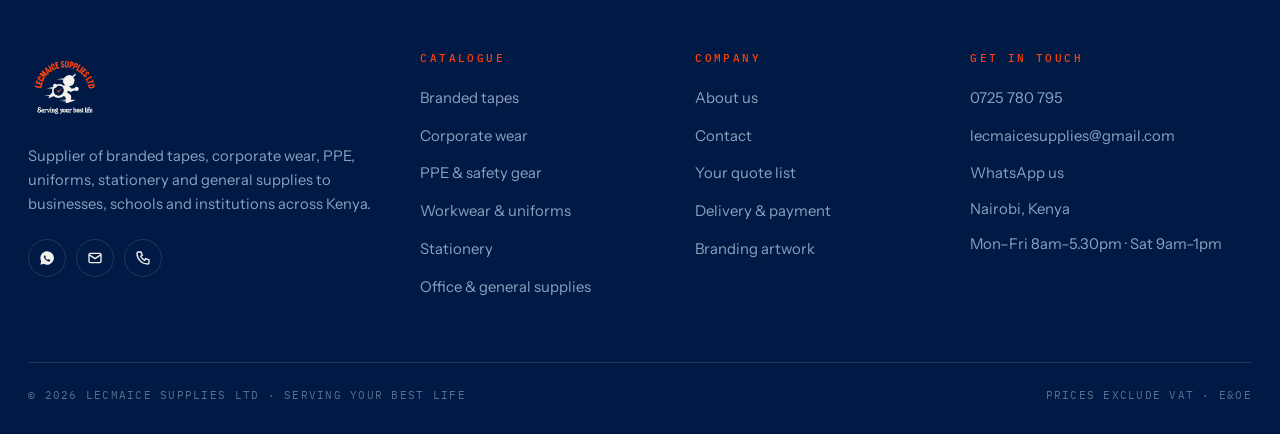
<file: quote.html>
<!DOCTYPE html>
<html lang="en">
<head>
<meta charset="utf-8">
<meta name="viewport" content="width=device-width, initial-scale=1">
<title>Your quote list — Lecmaice Supplies Ltd</title>
<meta name="description" content="Review your selected products and send them to Lecmaice Supplies for a same-day quotation.">
<meta name="theme-color" content="#04102A">
<link rel="icon" href="assets/img/favicon.png">
<link rel="apple-touch-icon" href="assets/img/favicon.png">
<meta property="og:title" content="Lecmaice Supplies Ltd — Serving your best life">
<meta property="og:description" content="Branded tapes, corporate wear, PPE, uniforms, stationery and office supplies delivered across Kenya.">
<meta property="og:image" content="assets/img/lecmaice-logo.jpg">
<meta property="og:type" content="website">
<link rel="preconnect" href="https://fonts.googleapis.com">
<link rel="preconnect" href="https://fonts.gstatic.com" crossorigin>
<link href="https://fonts.googleapis.com/css2?family=Archivo:wght@400;600;700;800&family=Instrument+Sans:wght@400;500;600&family=IBM+Plex+Mono:wght@400;500&display=swap" rel="stylesheet">
<link rel="stylesheet" href="assets/css/styles.css">
<link rel="stylesheet" href="assets/css/styles.css">
</head>
<body>
<div class="scroll-progress"></div>

<header class="header">
  <div class="header__inner">
    <a class="brand" href="index.html" aria-label="Lecmaice Supplies Ltd home">
      <img src="assets/img/lecmaice-mark-light.png" alt="Lecmaice Supplies Ltd">
      <span class="brand__txt">
        <span class="brand__name">Lecmaice Supplies</span>
        <span class="brand__tag">Serving your best life</span>
      </span>
    </a>
    <nav class="nav" aria-label="Main">
      <a href="index.html">Home</a>
      <a href="catalogue.html" aria-current="page">Catalogue</a>
      <a href="catalogue.html?cat=ppe">PPE</a>
      <a href="catalogue.html?cat=corporate-wear">Branding</a>
      <a href="about.html">About</a>
      <a href="contact.html">Contact</a>
    </nav>
    <div class="header__tools">
      <a class="icon-btn tool-search" href="catalogue.html" aria-label="Search the catalogue">
        <svg width="17" height="17" viewBox="0 0 24 24" fill="none" stroke="currentColor" stroke-width="2"><circle cx="11" cy="11" r="7"/><path d="m20 20-3.5-3.5"/></svg>
      </a>
      <button class="icon-btn quote-btn" type="button" data-open-quote aria-label="Open quote list">
        <svg width="17" height="17" viewBox="0 0 24 24" fill="none" stroke="currentColor" stroke-width="2"><path d="M4 5h2l2.2 10.4A2 2 0 0 0 10.2 17h7.3a2 2 0 0 0 2-1.6L21 8H7"/><circle cx="10" cy="20" r="1.2"/><circle cx="18" cy="20" r="1.2"/></svg>
        <span class="count">0</span>
      </button>
      <a class="btn btn--sm" href="contact.html">Request a quote</a>
      <button class="icon-btn burger" type="button" aria-label="Open menu" aria-expanded="false">
        <span></span><span></span><span></span>
      </button>
    </div>
  </div>
</header>

<div class="mobile-nav" id="mobileNav">
  <a href="index.html">Home</a>
  <a href="catalogue.html">Catalogue</a>
  <a href="about.html">About us</a>
  <a href="contact.html">Contact</a>
  <a href="quote.html">Quote list</a>
  <div class="mobile-nav__foot">
    <p>0725 780 795<br>lecmaicesupplies@gmail.com</p>
  </div>
</div>


<main>

<section class="page-head">
  <div class="shell">
    <nav class="crumbs" aria-label="Breadcrumb"><a href="index.html">Home</a> <span>/</span> <span>Quote list</span></nav>
    <h1 data-anim="rise">Request your<br><span class="flare">quotation</span></h1>
    <p class="lede" style="margin-top:24px" data-anim="fade" data-delay="140">
      Check the list, tell us who you are, and send it. We price the same working day — including volume
      discounts, branding costs and confirmed lead times.
    </p>
  </div>
</section>

<section class="section">
  <div class="shell contact-grid">
    <div data-anim="slide-l">
      <span class="eyebrow">Your list</span>
      <h2 class="h-md" style="text-transform:uppercase;margin-bottom:26px">Items to be quoted</h2>
      <div id="quoteTable"></div>
      <p class="drawer__note" style="margin-top:20px">
        Totals are indicative and exclude VAT. Quantities, branding and delivery location change the final
        figure — that is what the quotation is for.
      </p>
      <div style="display:flex;gap:12px;margin-top:20px;flex-wrap:wrap">
        <a class="btn btn--ghost btn--sm" href="catalogue.html">Add more items</a>
        <button class="btn btn--ghost btn--sm" type="button" data-clear-quote>Clear list</button>
      </div>
    </div>

    <div class="form-card" data-anim="slide-r">
      <div class="form-success">Your email client is opening with the quote list attached to the message.
        If nothing happened, email the list to lecmaicesupplies@gmail.com or WhatsApp 0725 780 795.</div>
      <h3 class="h-sm" style="text-transform:uppercase;margin-bottom:22px">Where should we send it?</h3>
      <form novalidate data-validate data-include-quote="true" data-subject="Quotation request from the website">
        <div class="field--row">
          <div class="field">
            <label for="q-name">Your name *</label>
            <input id="q-name" name="Name" required>
            <span class="field__err">Please enter your name</span>
          </div>
          <div class="field">
            <label for="q-company">Organisation *</label>
            <input id="q-company" name="Organisation" required>
            <span class="field__err">Please enter your organisation</span>
          </div>
        </div>
        <div class="field--row">
          <div class="field">
            <label for="q-email">Email *</label>
            <input id="q-email" name="Email" type="email" required>
            <span class="field__err">Please enter a valid email address</span>
          </div>
          <div class="field">
            <label for="q-phone">Phone *</label>
            <input id="q-phone" name="Phone" type="tel" placeholder="07XX XXX XXX" required>
            <span class="field__err">Please enter a phone number</span>
          </div>
        </div>
        <div class="field">
          <label for="q-location">Delivery location</label>
          <input id="q-location" name="Delivery location" placeholder="Town, county or estate">
        </div>
        <div class="field">
          <label for="q-when">When do you need it?</label>
          <select id="q-when" name="Required by">
            <option>As soon as possible</option>
            <option>Within a week</option>
            <option>Within a month</option>
            <option>Planning ahead / budgeting</option>
          </select>
        </div>
        <div class="field">
          <label for="q-notes">Branding, sizes or other notes</label>
          <textarea id="q-notes" name="Notes" placeholder="Logo placement, size breakdown, colours, delivery instructions"></textarea>
        </div>
        <button class="btn btn--block" type="submit">Send quotation request <span class="arw">→</span></button>
        <p class="form-note">This opens your email app with everything filled in. Prefer WhatsApp?
          <a href="https://wa.me/254717169714" target="_blank" rel="noopener" style="color:var(--flare)">Message us directly</a>.</p>
      </form>
    </div>
  </div>
</section>

</main>

<footer class="footer">
  <div class="shell">
    <div class="footer__top">
      <div class="footer__brand">
        <img src="assets/img/lecmaice-logo-light.png" alt="Lecmaice Supplies Ltd">
        <p>Supplier of branded tapes, corporate wear, PPE, uniforms, stationery and general supplies to
          businesses, schools and institutions across Kenya.</p>
        <div class="socials">
          <a href="https://wa.me/254717169714" aria-label="WhatsApp" target="_blank" rel="noopener">
            <svg width="16" height="16" viewBox="0 0 24 24" fill="currentColor"><path d="M12 2a10 10 0 0 0-8.6 15L2 22l5.2-1.4A10 10 0 1 0 12 2Zm5.1 14.1c-.2.6-1.2 1.2-1.7 1.2-.5.1-1 .1-1.6-.1a13 13 0 0 1-5.6-4.9c-.4-.6-.9-1.5-.9-2.4 0-.9.5-1.3.7-1.5.2-.2.4-.3.6-.3h.4c.2 0 .3 0 .5.4l.7 1.7c.1.2 0 .4-.1.5l-.3.4c-.1.1-.3.3-.1.6.2.3.7 1.1 1.4 1.7.9.8 1.6 1 1.9 1.2.2.1.4 0 .5-.1l.6-.7c.2-.2.3-.2.5-.1l1.6.8c.2.1.4.2.4.3.1.2.1.6-.1 1.1Z"/></svg>
          </a>
          <a href="mailto:lecmaicesupplies@gmail.com" aria-label="Email">
            <svg width="16" height="16" viewBox="0 0 24 24" fill="none" stroke="currentColor" stroke-width="2"><rect x="3" y="5" width="18" height="14" rx="2"/><path d="m3 7 9 6 9-6"/></svg>
          </a>
          <a href="tel:+254717169714" aria-label="Phone">
            <svg width="16" height="16" viewBox="0 0 24 24" fill="none" stroke="currentColor" stroke-width="2"><path d="M5 3h4l2 5-2.5 1.5a12 12 0 0 0 6 6L16 13l5 2v4a2 2 0 0 1-2 2A16 16 0 0 1 3 5a2 2 0 0 1 2-2Z"/></svg>
          </a>
        </div>
      </div>
      <div>
        <h5>Catalogue</h5>
        <ul>
          <li><a href="catalogue.html?cat=branded-tapes">Branded tapes</a></li>
          <li><a href="catalogue.html?cat=corporate-wear">Corporate wear</a></li>
          <li><a href="catalogue.html?cat=ppe">PPE &amp; safety gear</a></li>
          <li><a href="catalogue.html?cat=uniforms">Workwear &amp; uniforms</a></li>
          <li><a href="catalogue.html?cat=stationery">Stationery</a></li>
          <li><a href="catalogue.html?cat=office">Office &amp; general supplies</a></li>
        </ul>
      </div>
      <div>
        <h5>Company</h5>
        <ul>
          <li><a href="about.html">About us</a></li>
          <li><a href="contact.html">Contact</a></li>
          <li><a href="quote.html">Your quote list</a></li>
          <li><a href="contact.html#faq">Delivery &amp; payment</a></li>
          <li><a href="contact.html#faq">Branding artwork</a></li>
        </ul>
      </div>
      <div>
        <h5>Get in touch</h5>
        <ul>
          <li><a href="tel:+254717169714">0725 780 795</a></li>
          <li><a href="mailto:lecmaicesupplies@gmail.com">lecmaicesupplies@gmail.com</a></li>
          <li><a href="https://wa.me/254717169714" target="_blank" rel="noopener">WhatsApp us</a></li>
          <li style="color:var(--steel);font-size:.93rem">Nairobi, Kenya</li>
          <li style="color:var(--steel);font-size:.93rem">Mon–Fri 8am–5.30pm · Sat 9am–1pm</li>
        </ul>
      </div>
    </div>
    <div class="footer__bottom">
      <span>© <span data-year></span> Lecmaice Supplies Ltd · Serving your best life</span>
      <span>Prices exclude VAT · E&amp;OE</span>
    </div>
  </div>
</footer>

<!-- ============ QUOTE DRAWER ============ -->
<div class="drawer-scrim" id="drawerScrim"></div>
<aside class="drawer" id="quoteDrawer" aria-hidden="true" aria-label="Quote list">
  <div class="drawer__head">
    <h3>Quote list</h3>
    <button class="icon-btn" type="button" data-close-quote aria-label="Close quote list">
      <svg width="15" height="15" viewBox="0 0 24 24" fill="none" stroke="currentColor" stroke-width="2"><path d="M6 6l12 12M18 6 6 18"/></svg>
    </button>
  </div>
  <div class="drawer__body" id="drawerBody"></div>
  <div class="drawer__foot">
    <div class="row"><span id="drawerLines">0 lines</span><span>Indicative total</span></div>
    <div class="row"><span></span><b id="drawerTotal">KSh 0</b></div>
    <a class="btn btn--block" href="quote.html">Request this quote <span class="arw">→</span></a>
    <p class="drawer__note">Indicative only, excluding VAT. Send the list and we will confirm volume pricing,
      branding costs and lead times the same working day. <button type="button" data-clear-quote style="color:var(--flare);text-decoration:underline">Clear list</button></p>
  </div>
</aside>

<a class="whatsapp-fab" href="https://wa.me/254717169714" target="_blank" rel="noopener" aria-label="Chat with us on WhatsApp">
  <svg width="26" height="26" viewBox="0 0 24 24" fill="currentColor"><path d="M12 2a10 10 0 0 0-8.6 15L2 22l5.2-1.4A10 10 0 1 0 12 2Zm5.1 14.1c-.2.6-1.2 1.2-1.7 1.2-.5.1-1 .1-1.6-.1a13 13 0 0 1-5.6-4.9c-.4-.6-.9-1.5-.9-2.4 0-.9.5-1.3.7-1.5.2-.2.4-.3.6-.3h.4c.2 0 .3 0 .5.4l.7 1.7c.1.2 0 .4-.1.5l-.3.4c-.1.1-.3.3-.1.6.2.3.7 1.1 1.4 1.7.9.8 1.6 1 1.9 1.2.2.1.4 0 .5-.1l.6-.7c.2-.2.3-.2.5-.1l1.6.8c.2.1.4.2.4.3.1.2.1.6-.1 1.1Z"/></svg>
</a>

<a class="whatsapp-fab" href="https://wa.me/254717169714" target="_blank" rel="noopener" aria-label="Chat with us on WhatsApp">
  <svg width="26" height="26" viewBox="0 0 24 24" fill="currentColor"><path d="M12 2a10 10 0 0 0-8.6 15L2 22l5.2-1.4A10 10 0 1 0 12 2Zm5.1 14.1c-.2.6-1.2 1.2-1.7 1.2-.5.1-1 .1-1.6-.1a13 13 0 0 1-5.6-4.9c-.4-.6-.9-1.5-.9-2.4 0-.9.5-1.3.7-1.5.2-.2.4-.3.6-.3h.4c.2 0 .3 0 .5.4l.7 1.7c.1.2 0 .4-.1.5l-.3.4c-.1.1-.3.3-.1.6.2.3.7 1.1 1.4 1.7.9.8 1.6 1 1.9 1.2.2.1.4 0 .5-.1l.6-.7c.2-.2.3-.2.5-.1l1.6.8c.2.1.4.2.4.3.1.2.1.6-.1 1.1Z"/></svg>
</a>

<script src="assets/js/products.js"></script>
<script>window.PRODUCTS = PRODUCTS; window.CATEGORIES = CATEGORIES;</script>
<script src="assets/js/main.js"></script>
</body>
</html>
</file>
<file: assets/css/styles.css>
/* ==========================================================================
   Lecmaice Supplies Ltd — Design System
   Brand: #FC4009 (flare / logo orange) + #001A45 (navy from logo)
   Type: Archivo (display) · Instrument Sans (body) · IBM Plex Mono (data)
   ========================================================================== */

/* ---------- 1. Tokens ---------- */
:root {
  --navy-950: #04102A;
  --navy-900: #001A45;
  --navy-800: #062354;
  --navy-700: #0C3070;
  --navy-600: #14418C;

  --flare: #FC4009;
  --flare-600: #E23300;
  --flare-200: #FFB59B;

  --paper: #F4F2ED;
  --paper-2: #EAE7DF;
  --white: #FFFFFF;
  --steel: #8CA0BE;
  --steel-dark: #5A6E8C;

  --ink: var(--navy-950);
  --line-dark: rgba(255, 255, 255, .13);
  --line-light: rgba(0, 26, 69, .14);

  --font-display: "Archivo", "Arial Narrow", Impact, sans-serif;
  --font-body: "Instrument Sans", "Helvetica Neue", Arial, sans-serif;
  --font-mono: "IBM Plex Mono", ui-monospace, "SF Mono", Menlo, monospace;

  --shell: min(1400px, 100% - 2 * var(--gutter));
  --gutter: 28px;

  --r-sm: 4px;
  --r-md: 10px;
  --r-lg: 20px;

  --ease: cubic-bezier(.22, 1, .36, 1);
  --ease-io: cubic-bezier(.65, .05, .36, 1);
  --shadow-lift: 0 26px 60px -28px rgba(4, 16, 42, .55);
  --header-h: 76px;
}

@media (max-width: 720px) {
  :root { --gutter: 18px; --header-h: 64px; }
}

/* ---------- 2. Reset & base ---------- */
*, *::before, *::after { box-sizing: border-box; }
html { -webkit-text-size-adjust: 100%; scroll-behavior: smooth; }
body {
  margin: 0;
  background: var(--navy-950);
  color: var(--paper);
  font-family: var(--font-body);
  font-size: 16.5px;
  line-height: 1.62;
  -webkit-font-smoothing: antialiased;
  overflow-x: hidden;
}
body.no-scroll { overflow: hidden; }
img { max-width: 100%; display: block; }
a { color: inherit; text-decoration: none; }
button, input, select, textarea { font: inherit; color: inherit; }
button { background: none; border: 0; cursor: pointer; }
h1, h2, h3, h4, h5 {
  font-family: var(--font-display);
  font-weight: 800;
  letter-spacing: -.035em;
  line-height: .96;
  margin: 0;
  text-wrap: balance;
}
p { margin: 0 0 1em; }
ul { margin: 0; padding: 0; list-style: none; }
:focus-visible {
  outline: 2px solid var(--flare);
  outline-offset: 3px;
  border-radius: 2px;
}
::selection { background: var(--flare); color: #fff; }

/* Scrollbar */
::-webkit-scrollbar { width: 11px; height: 11px; }
::-webkit-scrollbar-track { background: var(--navy-950); }
::-webkit-scrollbar-thumb { background: var(--navy-700); border-radius: 99px; }
::-webkit-scrollbar-thumb:hover { background: var(--flare); }

/* ---------- 3. Layout primitives ---------- */
.shell { width: var(--shell); margin-inline: auto; }
.shell-wide { width: min(1680px, 100% - 2 * var(--gutter)); margin-inline: auto; }
.section { padding: clamp(72px, 9vw, 140px) 0; position: relative; }
.section--tight { padding: clamp(52px, 6vw, 90px) 0; }
.section--light { background: var(--paper); color: var(--navy-950); }
.section--paper2 { background: var(--paper-2); color: var(--navy-950); }
.section--navy { background: var(--navy-900); }
.grid { display: grid; gap: 24px; }
.center { text-align: center; }

/* ---------- 4. Typography ---------- */
.eyebrow {
  font-family: var(--font-mono);
  font-size: 11.5px;
  letter-spacing: .26em;
  text-transform: uppercase;
  color: var(--flare);
  display: inline-flex;
  align-items: center;
  gap: 10px;
  margin-bottom: 20px;
}
.eyebrow::before {
  content: "";
  width: 26px; height: 2px;
  background: var(--flare);
  transform-origin: left;
}
.eyebrow--muted { color: var(--steel); }
.eyebrow--muted::before { background: currentColor; }

.h-xl { font-size: clamp(2.9rem, 7.4vw, 6.6rem); }
.h-lg { font-size: clamp(2.3rem, 5vw, 4.2rem); }
.h-md { font-size: clamp(1.7rem, 3vw, 2.7rem); }
.h-sm { font-size: clamp(1.25rem, 2vw, 1.6rem); letter-spacing: -.02em; }
.lede {
  font-size: clamp(1.02rem, 1.4vw, 1.2rem);
  color: var(--steel);
  max-width: 62ch;
}
.section--light .lede, .section--paper2 .lede { color: var(--steel-dark); }
.mono { font-family: var(--font-mono); font-size: 12px; letter-spacing: .12em; text-transform: uppercase; }
.flare { color: var(--flare); }
.outline-word {
  -webkit-text-stroke: 1.5px currentColor;
  color: transparent;
}

.section-head { display: flex; justify-content: space-between; align-items: flex-end; gap: 40px; flex-wrap: wrap; margin-bottom: 56px; }
.section-head p { margin: 18px 0 0; }

/* ---------- 5. Buttons ---------- */
.btn {
  --btn-bg: var(--flare);
  --btn-fg: #fff;
  position: relative;
  display: inline-flex;
  align-items: center;
  gap: 12px;
  padding: 15px 30px;
  background: var(--btn-bg);
  color: var(--btn-fg);
  font-family: var(--font-mono);
  font-size: 12px;
  letter-spacing: .17em;
  text-transform: uppercase;
  border-radius: 99px;
  overflow: hidden;
  isolation: isolate;
  transition: transform .45s var(--ease), color .3s ease, box-shadow .45s var(--ease);
}
.btn::after {
  content: "";
  position: absolute; inset: 0;
  background: var(--navy-950);
  transform: translateY(101%);
  transition: transform .5s var(--ease);
  z-index: -1;
}
.btn:hover { transform: translateY(-3px); box-shadow: 0 16px 34px -16px rgba(252, 64, 9, .7); }
.btn:hover::after { transform: translateY(0); }
.btn .arw { transition: transform .45s var(--ease); }
.btn:hover .arw { transform: translateX(5px); }

.btn--ghost { --btn-bg: transparent; --btn-fg: currentColor; border: 1px solid currentColor; }
.btn--ghost::after { background: var(--flare); }
.btn--ghost:hover { color: #fff; border-color: var(--flare); box-shadow: none; }
.btn--light { --btn-bg: var(--paper); --btn-fg: var(--navy-950); }
.btn--light::after { background: var(--flare); }
.btn--light:hover { color: #fff; }
.btn--sm { padding: 11px 20px; font-size: 11px; }
.btn--block { width: 100%; justify-content: center; }

.text-link {
  display: inline-flex; align-items: center; gap: 9px;
  font-family: var(--font-mono); font-size: 11.5px; letter-spacing: .18em; text-transform: uppercase;
  padding-bottom: 4px; border-bottom: 1px solid currentColor;
  transition: gap .35s var(--ease), color .3s;
}
.text-link:hover { gap: 16px; color: var(--flare); }

/* ---------- 6. Speed-line motif (signature) ---------- */
.speedlines { position: absolute; pointer-events: none; opacity: .5; }
.speedlines span {
  display: block; height: 2px; background: var(--flare);
  margin-bottom: 9px; transform-origin: right;
  animation: dash 2.6s var(--ease) infinite;
}
.speedlines span:nth-child(1) { width: 68px; animation-delay: 0s; }
.speedlines span:nth-child(2) { width: 42px; animation-delay: .18s; }
.speedlines span:nth-child(3) { width: 88px; animation-delay: .36s; }
@keyframes dash {
  0%, 100% { transform: scaleX(.35); opacity: .35; }
  45% { transform: scaleX(1); opacity: 1; }
}

/* ---------- 7. Header ---------- */
.header {
  position: fixed; inset: 0 0 auto 0; z-index: 90;
  height: var(--header-h);
  display: flex; align-items: center;
  background: transparent;
  transition: background .45s var(--ease), backdrop-filter .45s, border-color .45s, height .45s var(--ease);
  border-bottom: 1px solid transparent;
}
.header.is-stuck {
  background: rgba(4, 16, 42, .86);
  backdrop-filter: blur(16px) saturate(140%);
  border-bottom-color: var(--line-dark);
}
.header.is-hidden { transform: translateY(-100%); transition: transform .45s var(--ease); }
.header__inner { width: var(--shell); margin-inline: auto; display: flex; align-items: center; gap: 30px; }
.brand { display: flex; align-items: center; gap: 12px; margin-right: auto; }
.brand img { height: 46px; width: auto; filter: drop-shadow(0 4px 10px rgba(0, 0, 0, .35)); }
.brand__txt { display: flex; flex-direction: column; line-height: 1; }
.brand__name { font-family: var(--font-display); font-weight: 800; font-size: 15px; letter-spacing: .01em; text-transform: uppercase; }
.brand__tag { font-family: var(--font-mono); font-size: 8.6px; letter-spacing: .24em; text-transform: uppercase; color: var(--flare); margin-top: 4px; }

.nav { display: flex; align-items: center; gap: 6px; }
.nav a {
  position: relative; padding: 9px 14px;
  font-family: var(--font-mono); font-size: 11.5px; letter-spacing: .16em; text-transform: uppercase;
  color: rgba(244, 242, 237, .78); transition: color .3s;
}
.nav a::after {
  content: ""; position: absolute; left: 14px; right: 14px; bottom: 3px; height: 1px;
  background: var(--flare); transform: scaleX(0); transform-origin: right; transition: transform .4s var(--ease);
}
.nav a:hover, .nav a[aria-current="page"] { color: var(--paper); }
.nav a:hover::after, .nav a[aria-current="page"]::after { transform: scaleX(1); transform-origin: left; }

.header__tools { display: flex; align-items: center; gap: 10px; }
.icon-btn {
  width: 42px; height: 42px; display: grid; place-items: center;
  border: 1px solid var(--line-dark); border-radius: 50%;
  transition: background .3s, border-color .3s, transform .35s var(--ease);
}
.icon-btn:hover { background: var(--flare); border-color: var(--flare); transform: translateY(-2px); }
.quote-btn { position: relative; }
.quote-btn .count {
  position: absolute; top: -5px; right: -5px; min-width: 20px; height: 20px; padding: 0 5px;
  display: grid; place-items: center; background: var(--flare); color: #fff;
  font-family: var(--font-mono); font-size: 10px; border-radius: 99px;
  transform: scale(0); transition: transform .4s var(--ease);
}
.quote-btn .count.on { transform: scale(1); }
.burger { display: none; }
.burger span { display: block; width: 17px; height: 1.6px; background: currentColor; margin: 3px 0; transition: transform .4s var(--ease), opacity .3s; }
.burger.open span:nth-child(1) { transform: translateY(4.6px) rotate(45deg); }
.burger.open span:nth-child(2) { opacity: 0; }
.burger.open span:nth-child(3) { transform: translateY(-4.6px) rotate(-45deg); }

/* Mobile nav */
.mobile-nav {
  position: fixed; inset: 0; z-index: 85;
  background: var(--navy-900);
  padding: calc(var(--header-h) + 30px) var(--gutter) 40px;
  display: flex; flex-direction: column;
  clip-path: inset(0 0 100% 0);
  transition: clip-path .7s var(--ease);
  overflow-y: auto;
}
.mobile-nav.open { clip-path: inset(0 0 0 0); }
.mobile-nav a {
  font-family: var(--font-display); font-weight: 800; font-size: clamp(2rem, 9vw, 3rem);
  text-transform: uppercase; letter-spacing: -.03em;
  padding: 12px 0; border-bottom: 1px solid var(--line-dark);
  opacity: 0; transform: translateY(26px);
  transition: opacity .5s var(--ease), transform .5s var(--ease), color .3s;
}
.mobile-nav.open a { opacity: 1; transform: none; }
.mobile-nav a:hover { color: var(--flare); }
.mobile-nav__foot { margin-top: auto; padding-top: 30px; color: var(--steel); font-family: var(--font-mono); font-size: 12px; }

@media (max-width: 1080px) {
  .nav { display: none; }
  .burger { display: grid; }
}

/* ---------- 8. Hero ---------- */
.hero {
  position: relative; min-height: 100svh;
  padding-top: calc(var(--header-h) + 40px); padding-bottom: 40px;
  display: flex; align-items: center;
  background:
    radial-gradient(900px 620px at 78% 18%, rgba(252, 64, 9, .22), transparent 62%),
    radial-gradient(760px 500px at 8% 88%, rgba(20, 65, 140, .5), transparent 60%),
    var(--navy-950);
  overflow: hidden;
}
.hero__grid-lines {
  position: absolute; inset: 0;
  background-image: linear-gradient(var(--line-dark) 1px, transparent 1px), linear-gradient(90deg, var(--line-dark) 1px, transparent 1px);
  background-size: 100% 90px, 12.5% 100%;
  mask-image: radial-gradient(circle at 50% 45%, #000 25%, transparent 78%);
  opacity: .6;
}
.hero__inner { position: relative; width: var(--shell); margin-inline: auto; display: grid; grid-template-columns: 1.15fr .85fr; gap: 60px; align-items: center; }
.hero__title { font-size: clamp(3.1rem, 8.4vw, 8rem); letter-spacing: -.045em; text-transform: uppercase; }
.hero__title .line { display: block; overflow: hidden; }
.hero__title .line > span { display: block; transform: translateY(105%); animation: heroLine 1.05s var(--ease) forwards; }
.hero__title .line:nth-child(1) > span { animation-delay: .18s; }
.hero__title .line:nth-child(2) > span { animation-delay: .3s; }
.hero__title .line:nth-child(3) > span { animation-delay: .42s; }
@keyframes heroLine { to { transform: translateY(0); } }
.hero__sub { max-width: 48ch; margin-top: 26px; color: var(--steel); font-size: 1.06rem; opacity: 0; animation: fadeUp .9s var(--ease) .62s forwards; }
.hero__cta { display: flex; gap: 14px; flex-wrap: wrap; margin-top: 34px; opacity: 0; animation: fadeUp .9s var(--ease) .74s forwards; }
@keyframes fadeUp { from { opacity: 0; transform: translateY(24px); } to { opacity: 1; transform: none; } }

.hero__stats { display: flex; gap: 38px; flex-wrap: wrap; margin-top: 54px; padding-top: 26px; border-top: 1px solid var(--line-dark); opacity: 0; animation: fadeUp .9s var(--ease) .88s forwards; }
.hero__stats b { display: block; font-family: var(--font-display); font-size: 2.1rem; letter-spacing: -.03em; }
.hero__stats span { font-family: var(--font-mono); font-size: 10.5px; letter-spacing: .18em; text-transform: uppercase; color: var(--steel); }

.hero__visual { position: relative; display: grid; place-items: center; }
.hero__disc {
  position: relative; width: min(460px, 82%); aspect-ratio: 1;
  border-radius: 50%;
  background: radial-gradient(circle at 50% 42%, rgba(255, 255, 255, .1), rgba(4, 16, 42, .05) 62%);
  border: 1px solid var(--line-dark);
  display: grid; place-items: center;
  animation: floaty 7s ease-in-out infinite;
}
@keyframes floaty { 0%, 100% { transform: translateY(-9px); } 50% { transform: translateY(9px); } }
.hero__disc img { width: 82%; filter: drop-shadow(0 30px 55px rgba(0, 0, 0, .55)); }
.hero__ring {
  position: absolute; inset: -7%; border-radius: 50%;
  border: 1px dashed rgba(252, 64, 9, .45);
  animation: spin 34s linear infinite;
}
.hero__ring::before {
  content: ""; position: absolute; top: -6px; left: 50%; width: 11px; height: 11px;
  background: var(--flare); border-radius: 50%; box-shadow: 0 0 22px var(--flare);
}
@keyframes spin { to { transform: rotate(360deg); } }
.hero__badge {
  position: absolute; bottom: 6%; left: -4%;
  background: var(--paper); color: var(--navy-950);
  padding: 14px 20px; border-radius: var(--r-md);
  font-family: var(--font-mono); font-size: 11px; letter-spacing: .14em; text-transform: uppercase;
  box-shadow: var(--shadow-lift);
  animation: fadeUp .9s var(--ease) 1s backwards;
}
.hero__badge b { display: block; font-size: 17px; letter-spacing: 0; color: var(--flare-600); }
.hero__scroll {
  position: absolute; bottom: 26px; left: 50%; transform: translateX(-50%);
  font-family: var(--font-mono); font-size: 10px; letter-spacing: .3em; text-transform: uppercase; color: var(--steel);
  display: flex; flex-direction: column; align-items: center; gap: 10px;
}
.hero__scroll i { width: 1px; height: 44px; background: linear-gradient(var(--flare), transparent); animation: drop 2s ease-in-out infinite; }
@keyframes drop { 0%, 100% { transform: scaleY(.4); transform-origin: top; } 50% { transform: scaleY(1); transform-origin: top; } }

@media (max-width: 1000px) {
  .hero__inner { grid-template-columns: 1fr; gap: 44px; }
  .hero__visual { order: -1; }
  .hero__disc { width: min(320px, 70%); }
  .hero__badge { left: 0; }
}

/* ---------- 9. Ticker ---------- */
.ticker { background: var(--flare); color: #fff; padding: 15px 0; overflow: hidden; border-block: 1px solid rgba(0, 0, 0, .12); }
.ticker__track { display: flex; gap: 46px; width: max-content; animation: slide 34s linear infinite; }
.ticker:hover .ticker__track { animation-play-state: paused; }
.ticker span { font-family: var(--font-mono); font-size: 12px; letter-spacing: .2em; text-transform: uppercase; display: flex; align-items: center; gap: 46px; white-space: nowrap; }
.ticker span::after { content: "◆"; font-size: 8px; opacity: .75; }
@keyframes slide { to { transform: translateX(-50%); } }

/* ---------- 10. Reveal / animation system ---------- */
[data-anim] { will-change: transform, opacity; }
@media (prefers-reduced-motion: no-preference) {
  [data-anim="rise"] { opacity: 0; transform: translateY(52px); transition: opacity .9s var(--ease), transform .9s var(--ease); }
  [data-anim="fade"] { opacity: 0; transition: opacity 1.1s var(--ease); }
  [data-anim="mask"] { opacity: 0; clip-path: inset(0 0 94% 0); transition: opacity .55s var(--ease), clip-path 1.05s var(--ease); }
  [data-anim="wipe"] { opacity: 0; clip-path: inset(0 94% 0 0); transition: opacity .55s var(--ease), clip-path 1.1s var(--ease); }
  [data-anim="scale"] { opacity: 0; transform: scale(.9) translateY(30px); transition: opacity .9s var(--ease), transform 1s var(--ease); }
  [data-anim="blur"] { opacity: 0; filter: blur(14px); transform: translateY(24px); transition: opacity 1s var(--ease), filter 1s var(--ease), transform 1s var(--ease); }
  [data-anim="flip"] { opacity: 0; transform: perspective(1100px) rotateX(28deg) translateY(48px); transform-origin: top; transition: opacity .85s var(--ease), transform 1.05s var(--ease); }
  [data-anim="slide-l"] { opacity: 0; transform: translateX(-64px); transition: opacity .9s var(--ease), transform 1s var(--ease); }
  [data-anim="slide-r"] { opacity: 0; transform: translateX(64px); transition: opacity .9s var(--ease), transform 1s var(--ease); }
  [data-anim="zoom-in"] { opacity: 0; transform: scale(1.14); transition: opacity 1s var(--ease), transform 1.3s var(--ease); }
  [data-anim="skew"] { opacity: 0; transform: translateY(60px) skewY(4deg); transition: opacity .9s var(--ease), transform 1s var(--ease); }
  [data-anim].in { opacity: 1; transform: none; filter: none; clip-path: inset(0 0 0 0); }
}
[data-stagger] > * { transition-delay: calc(var(--i, 0) * 90ms); }

.split-line { display: block; overflow: hidden; }
.split-line > span { display: block; transform: translateY(105%); transition: transform .95s var(--ease); transition-delay: calc(var(--i, 0) * 95ms); }
.in .split-line > span, .split-line.in > span { transform: translateY(0); }

@media (prefers-reduced-motion: reduce) {
  *, *::before, *::after { animation-duration: .001ms !important; animation-iteration-count: 1 !important; transition-duration: .001ms !important; scroll-behavior: auto !important; }
  [data-anim] { opacity: 1 !important; transform: none !important; clip-path: none !important; filter: none !important; }
}

/* ---------- 11. Category cards ---------- */
.cat-grid { display: grid; grid-template-columns: repeat(3, 1fr); gap: 18px; }
.cat-card {
  position: relative; display: block; min-height: 340px; padding: 28px;
  background: var(--navy-900); border: 1px solid var(--line-dark); border-radius: var(--r-lg);
  overflow: hidden; isolation: isolate;
  display: flex; flex-direction: column; justify-content: flex-end;
  transition: transform .7s var(--ease), border-color .5s;
}
.cat-card:nth-child(1), .cat-card:nth-child(4), .cat-card:nth-child(5) { grid-column: span 2; }
.cat-card__img {
  position: absolute; inset: 0; z-index: -2;
  background-size: cover; background-position: center;
  opacity: .5; transform: scale(1.04);
  transition: transform 1.2s var(--ease), opacity .6s;
  filter: saturate(.85);
}
.cat-card::after {
  content: ""; position: absolute; inset: 0; z-index: -1;
  background: linear-gradient(200deg, rgba(0, 26, 69, .1) 8%, rgba(4, 16, 42, .93) 74%);
  transition: background .6s;
}
.cat-card:hover { transform: translateY(-6px); border-color: rgba(252, 64, 9, .55); }
.cat-card:hover .cat-card__img { transform: scale(1.13); opacity: .68; }
.cat-card__no { position: absolute; top: 24px; left: 28px; font-family: var(--font-mono); font-size: 11px; letter-spacing: .2em; color: var(--flare); }
.cat-card__count { position: absolute; top: 24px; right: 28px; font-family: var(--font-mono); font-size: 11px; color: var(--steel); }
.cat-card h3 { font-size: clamp(1.4rem, 2.4vw, 2.1rem); text-transform: uppercase; }
.cat-card p { margin: 12px 0 18px; color: var(--steel); font-size: .94rem; max-width: 46ch; }
.cat-card .go {
  display: inline-flex; align-items: center; gap: 10px;
  font-family: var(--font-mono); font-size: 11px; letter-spacing: .18em; text-transform: uppercase; color: var(--flare);
}
.cat-card .go i { width: 30px; height: 30px; border: 1px solid currentColor; border-radius: 50%; display: grid; place-items: center; transition: background .35s, color .35s, transform .5s var(--ease); }
.cat-card:hover .go i { background: var(--flare); color: #fff; transform: rotate(-45deg); }

@media (max-width: 900px) {
  .cat-grid { grid-template-columns: 1fr; }
  .cat-card:nth-child(n) { grid-column: auto; }
}

/* ---------- 12. Product cards ---------- */
.product-grid { display: grid; grid-template-columns: repeat(auto-fill, minmax(288px, 1fr)); gap: 22px; }
.p-card {
  position: relative; background: var(--white); color: var(--navy-950);
  border-radius: var(--r-lg); overflow: hidden; display: flex; flex-direction: column;
  border: 1px solid rgba(0, 26, 69, .08);
  transition: transform .6s var(--ease), box-shadow .6s var(--ease);
}
.p-card:hover { transform: translateY(-8px); box-shadow: var(--shadow-lift); }
.p-card__media { position: relative; aspect-ratio: 4 / 3.4; background: #fff; overflow: hidden; }
.p-card__media img { width: 100%; height: 100%; object-fit: contain; padding: 12%; transition: transform .9s var(--ease); }
.p-card:hover .p-card__media img { transform: scale(1.09) rotate(-1.2deg); }
.p-card__ph {
  position: absolute; inset: 0;
  display: flex; flex-direction: column; align-items: center; justify-content: center; gap: 16px;
  background: linear-gradient(150deg, var(--paper) 0%, var(--paper-2) 100%);
}
.p-card__ph span { font-family: var(--font-mono); font-size: 10px; letter-spacing: .24em; text-transform: uppercase; color: var(--steel-dark); }
.p-card__ph img { width: 34%; opacity: .14; padding: 0; }
.p-card__tag {
  position: absolute; top: 14px; left: 14px; z-index: 2;
  background: var(--navy-900); color: #fff; padding: 6px 12px; border-radius: 99px;
  font-family: var(--font-mono); font-size: 9.5px; letter-spacing: .16em; text-transform: uppercase;
}
.p-card__tag--hot { background: var(--flare); }
.p-card__body { padding: 20px 20px 22px; display: flex; flex-direction: column; flex: 1; border-top: 1px solid rgba(0, 26, 69, .07); }
.p-card__sku { font-family: var(--font-mono); font-size: 10px; letter-spacing: .16em; color: var(--steel-dark); }
.p-card__name { font-family: var(--font-display); font-weight: 700; font-size: 1.05rem; letter-spacing: -.02em; margin: 8px 0 6px; line-height: 1.16; }
.p-card__desc { font-size: .85rem; color: var(--steel-dark); margin: 0 0 14px; line-height: 1.5; }
.p-card__foot { margin-top: auto; display: flex; align-items: center; justify-content: space-between; gap: 12px; }
.p-card__price { font-family: var(--font-display); font-weight: 800; font-size: 1.15rem; letter-spacing: -.02em; }
.p-card__price small { font-family: var(--font-mono); font-size: 9.5px; font-weight: 400; letter-spacing: .12em; color: var(--steel-dark); display: block; text-transform: uppercase; }
.p-card__add {
  width: 42px; height: 42px; border-radius: 50%; background: var(--navy-900); color: #fff;
  display: grid; place-items: center; flex: none;
  transition: background .35s, transform .45s var(--ease);
}
.p-card__add:hover { background: var(--flare); transform: rotate(90deg); }
.p-card__add.added { background: #1E9E5A; }
.p-card__quick {
  position: absolute; inset: auto 0 0 0; padding: 12px; text-align: center;
  background: rgba(4, 16, 42, .9); color: #fff;
  font-family: var(--font-mono); font-size: 10.5px; letter-spacing: .2em; text-transform: uppercase;
  transform: translateY(100%); transition: transform .5s var(--ease);
}
.p-card__media:hover .p-card__quick, .p-card:focus-within .p-card__quick { transform: translateY(0); }

/* Dark variant for navy sections */
.section--navy .p-card, .hero-adj .p-card { background: rgba(255, 255, 255, .04); color: var(--paper); border-color: var(--line-dark); }
.section--navy .p-card__media { background: rgba(255, 255, 255, .93); }
.section--navy .p-card__desc, .section--navy .p-card__sku, .section--navy .p-card__price small { color: var(--steel); }
.section--navy .p-card__body { border-top-color: var(--line-dark); }

/* ---------- 13. Split feature ---------- */
.split { display: grid; grid-template-columns: 1fr 1fr; gap: clamp(34px, 6vw, 90px); align-items: center; }
.split--rev .split__media { order: 2; }
.split__media { position: relative; border-radius: var(--r-lg); overflow: hidden; }
.split__media img { width: 100%; aspect-ratio: 4 / 3.3; object-fit: cover; transition: transform 1.4s var(--ease); }
.split__media:hover img { transform: scale(1.06); }
.split__media--contain img { object-fit: contain; background: #fff; padding: 4%; }
.split__float {
  position: absolute; right: 18px; bottom: 18px;
  background: var(--flare); color: #fff; padding: 16px 20px; border-radius: var(--r-md);
  font-family: var(--font-mono); font-size: 10.5px; letter-spacing: .16em; text-transform: uppercase; max-width: 220px;
}
.feature-list { margin: 26px 0 32px; display: grid; gap: 2px; }
.feature-list li {
  display: flex; gap: 16px; align-items: baseline; padding: 14px 0;
  border-top: 1px solid var(--line-light);
  transition: padding-left .45s var(--ease), color .35s;
}
.section--navy .feature-list li, .split--dark .feature-list li { border-top-color: var(--line-dark); }
.feature-list li:hover { padding-left: 10px; }
.feature-list b { font-family: var(--font-mono); font-size: 10.5px; letter-spacing: .18em; color: var(--flare); flex: none; width: 34px; }
.feature-list span { font-size: .95rem; }
@media (max-width: 900px) {
  .split { grid-template-columns: 1fr; }
  .split--rev .split__media { order: 0; }
}

/* ---------- 14. Marquee gallery (tapes) ---------- */
.marquee { overflow: hidden; padding: 10px 0; -webkit-mask-image: linear-gradient(90deg, transparent, #000 6%, #000 94%, transparent); mask-image: linear-gradient(90deg, transparent, #000 6%, #000 94%, transparent); }
.marquee__track { display: flex; gap: 20px; width: max-content; animation: slide 42s linear infinite; }
.marquee--rev .marquee__track { animation-direction: reverse; animation-duration: 52s; }
.marquee:hover .marquee__track { animation-play-state: paused; }
.marquee figure { margin: 0; width: 340px; flex: none; border-radius: var(--r-md); overflow: hidden; background: #fff; }
.marquee img { width: 100%; height: 220px; object-fit: cover; transition: transform .8s var(--ease); }
.marquee figure:hover img { transform: scale(1.08); }

/* ---------- 15. Stats ---------- */
.stats { display: grid; grid-template-columns: repeat(4, 1fr); gap: 1px; background: var(--line-dark); border-block: 1px solid var(--line-dark); }
.stats > div { background: var(--navy-950); padding: 40px 26px; }
.section--light .stats { background: var(--line-light); border-block-color: var(--line-light); }
.section--light .stats > div { background: var(--paper); }
.stats b { display: block; font-family: var(--font-display); font-weight: 800; font-size: clamp(2.4rem, 4.6vw, 3.9rem); letter-spacing: -.04em; line-height: 1; }
.stats span { font-family: var(--font-mono); font-size: 10.5px; letter-spacing: .2em; text-transform: uppercase; color: var(--steel); display: block; margin-top: 12px; }
.section--light .stats span { color: var(--steel-dark); }
@media (max-width: 760px) { .stats { grid-template-columns: 1fr 1fr; } }

/* ---------- 16. Process steps ---------- */
.steps { display: grid; grid-template-columns: repeat(4, 1fr); gap: 20px; counter-reset: s; }
.step {
  position: relative; padding: 30px 24px 26px; border: 1px solid var(--line-dark); border-radius: var(--r-md);
  transition: background .5s, transform .6s var(--ease), border-color .5s;
}
.section--light .step { border-color: var(--line-light); }
.step:hover { transform: translateY(-6px); border-color: var(--flare); background: rgba(252, 64, 9, .05); }
.step__no { font-family: var(--font-mono); font-size: 11px; letter-spacing: .2em; color: var(--flare); }
.step h4 { font-size: 1.18rem; margin: 14px 0 10px; text-transform: uppercase; }
.step p { font-size: .9rem; color: var(--steel); margin: 0; }
.section--light .step p { color: var(--steel-dark); }
.step::after {
  content: ""; position: absolute; top: 36px; right: -11px; width: 20px; height: 1px; background: var(--line-dark);
}
.step:last-child::after { display: none; }
@media (max-width: 900px) { .steps { grid-template-columns: 1fr 1fr; } .step::after { display: none; } }
@media (max-width: 540px) { .steps { grid-template-columns: 1fr; } }

/* ---------- 17. Testimonials ---------- */
.quote-grid { display: grid; grid-template-columns: repeat(3, 1fr); gap: 20px; }
.quote-card {
  padding: 34px 30px; border-radius: var(--r-lg); background: rgba(255, 255, 255, .04);
  border: 1px solid var(--line-dark); display: flex; flex-direction: column; gap: 20px;
  transition: transform .6s var(--ease), background .5s;
}
.section--light .quote-card { background: #fff; border-color: rgba(0, 26, 69, .08); }
.quote-card:hover { transform: translateY(-7px); }
.quote-card p { font-size: 1rem; margin: 0; }
.quote-card__mark { font-family: var(--font-display); font-size: 3rem; line-height: .6; color: var(--flare); }
.quote-card__who { margin-top: auto; padding-top: 18px; border-top: 1px solid var(--line-dark); }
.section--light .quote-card__who { border-top-color: var(--line-light); }
.quote-card__who b { display: block; font-family: var(--font-display); font-size: .98rem; }
.quote-card__who span { font-family: var(--font-mono); font-size: 10.5px; letter-spacing: .14em; text-transform: uppercase; color: var(--steel-dark); }
@media (max-width: 900px) { .quote-grid { grid-template-columns: 1fr; } }

/* ---------- 18. Logo strip / clients ---------- */
.sectors { display: flex; flex-wrap: wrap; gap: 10px; }
.sector-chip {
  padding: 11px 20px; border: 1px solid var(--line-dark); border-radius: 99px;
  font-family: var(--font-mono); font-size: 11px; letter-spacing: .14em; text-transform: uppercase;
  transition: background .4s, color .4s, border-color .4s, transform .5s var(--ease);
}
.section--light .sector-chip { border-color: var(--line-light); }
.sector-chip:hover { background: var(--flare); border-color: var(--flare); color: #fff; transform: translateY(-3px); }

/* ---------- 19. CTA band ---------- */
.cta-band {
  position: relative; overflow: hidden; border-radius: var(--r-lg);
  background: linear-gradient(115deg, var(--flare) 0%, var(--flare-600) 55%, #A82500 100%);
  color: #fff; padding: clamp(44px, 6vw, 78px);
  display: grid; grid-template-columns: 1.4fr .6fr; gap: 40px; align-items: center;
}
.cta-band h2 { font-size: clamp(2rem, 4.4vw, 3.5rem); text-transform: uppercase; }
.cta-band p { margin: 18px 0 0; max-width: 52ch; color: rgba(255, 255, 255, .9); }
.cta-band__actions { display: flex; flex-direction: column; gap: 12px; }
.cta-band::before {
  content: ""; position: absolute; inset: -40% -10% auto auto; width: 520px; height: 520px;
  background: radial-gradient(circle, rgba(255, 255, 255, .22), transparent 62%);
}
@media (max-width: 860px) { .cta-band { grid-template-columns: 1fr; } }

/* ---------- 20. Footer ---------- */
.footer { background: var(--navy-900); border-top: 1px solid var(--line-dark); padding: 76px 0 30px; }
.footer__top { display: grid; grid-template-columns: 1.5fr 1fr 1fr 1.2fr; gap: 40px; padding-bottom: 52px; border-bottom: 1px solid var(--line-dark); }
.footer h5 { font-family: var(--font-mono); font-weight: 500; font-size: 11px; letter-spacing: .22em; text-transform: uppercase; color: var(--flare); margin-bottom: 20px; }
.footer li { margin-bottom: 11px; }
.footer li a { color: var(--steel); font-size: .93rem; transition: color .3s, padding-left .4s var(--ease); display: inline-block; }
.footer li a:hover { color: var(--paper); padding-left: 6px; }
.footer__brand img { height: 74px; margin-bottom: 18px; }
.footer__brand p { color: var(--steel); font-size: .92rem; max-width: 38ch; }
.footer__bottom { display: flex; justify-content: space-between; gap: 20px; flex-wrap: wrap; padding-top: 24px; font-family: var(--font-mono); font-size: 10.5px; letter-spacing: .12em; text-transform: uppercase; color: var(--steel-dark); }
.socials { display: flex; gap: 10px; margin-top: 22px; }
.socials a { width: 38px; height: 38px; border: 1px solid var(--line-dark); border-radius: 50%; display: grid; place-items: center; transition: background .35s, transform .45s var(--ease), border-color .35s; }
.socials a:hover { background: var(--flare); border-color: var(--flare); transform: translateY(-3px); }
@media (max-width: 900px) { .footer__top { grid-template-columns: 1fr 1fr; } }
@media (max-width: 560px) { .footer__top { grid-template-columns: 1fr; } }

/* ---------- 21. Quote drawer ---------- */
.drawer-scrim { position: fixed; inset: 0; z-index: 95; background: rgba(4, 16, 42, .72); backdrop-filter: blur(4px); opacity: 0; pointer-events: none; transition: opacity .5s; }
.drawer-scrim.open { opacity: 1; pointer-events: auto; }
.drawer {
  position: fixed; top: 0; right: 0; bottom: 0; z-index: 96; width: min(430px, 100%);
  background: var(--navy-900); border-left: 1px solid var(--line-dark);
  transform: translateX(102%); transition: transform .65s var(--ease);
  display: flex; flex-direction: column;
}
.drawer.open { transform: none; }
.drawer__head { padding: 24px; display: flex; align-items: center; justify-content: space-between; border-bottom: 1px solid var(--line-dark); }
.drawer__head h3 { font-size: 1.3rem; text-transform: uppercase; }
.drawer__body { flex: 1; overflow-y: auto; padding: 8px 24px 24px; }
.drawer__empty { padding: 60px 0; text-align: center; color: var(--steel); }
.drawer__empty img { width: 96px; margin: 0 auto 18px; opacity: .35; }
.q-item { display: grid; grid-template-columns: 64px 1fr auto; gap: 14px; padding: 18px 0; border-bottom: 1px solid var(--line-dark); align-items: center; }
.q-item img { width: 64px; height: 64px; object-fit: contain; background: #fff; border-radius: var(--r-sm); padding: 6px; }
.q-item__ph { width: 64px; height: 64px; border-radius: var(--r-sm); background: var(--navy-800); display: grid; place-items: center; font-family: var(--font-mono); font-size: 9px; color: var(--steel); }
.q-item b { font-family: var(--font-display); font-size: .95rem; display: block; line-height: 1.2; }
.q-item small { display: block; margin-top: 4px; font-family: var(--font-mono); font-size: 10px; color: var(--steel); letter-spacing: .08em; line-height: 1.5; }
.qty { display: inline-flex; align-items: center; gap: 8px; margin-top: 8px; border: 1px solid var(--line-dark); border-radius: 99px; padding: 3px 8px; }
.qty button { width: 20px; height: 20px; display: grid; place-items: center; color: var(--steel); transition: color .3s; }
.qty button:hover { color: var(--flare); }
.qty input { width: 34px; text-align: center; background: none; border: 0; font-family: var(--font-mono); font-size: 12px; }
.q-item__rm { color: var(--steel-dark); font-size: 18px; transition: color .3s, transform .4s var(--ease); }
.q-item__rm:hover { color: var(--flare); transform: rotate(90deg); }
.drawer__foot { padding: 22px 24px 28px; border-top: 1px solid var(--line-dark); background: var(--navy-950); }
.drawer__foot .row { display: flex; justify-content: space-between; margin-bottom: 14px; font-family: var(--font-mono); font-size: 11px; letter-spacing: .12em; text-transform: uppercase; color: var(--steel); }
.drawer__foot .row b { color: var(--paper); font-size: 15px; letter-spacing: 0; }
.drawer__note { font-size: 11.5px; color: var(--steel-dark); margin-top: 12px; line-height: 1.5; }

/* ---------- 22. Catalogue page ---------- */
.page-head {
  padding: calc(var(--header-h) + 70px) 0 60px;
  background:
    radial-gradient(700px 420px at 82% 10%, rgba(252, 64, 9, .2), transparent 60%),
    var(--navy-950);
  position: relative; overflow: hidden;
}
.page-head h1 { font-size: clamp(2.6rem, 6.4vw, 5.4rem); text-transform: uppercase; }
.crumbs { font-family: var(--font-mono); font-size: 10.5px; letter-spacing: .2em; text-transform: uppercase; color: var(--steel); margin-bottom: 22px; display: flex; gap: 10px; }
.crumbs a:hover { color: var(--flare); }

.shop-layout { display: grid; grid-template-columns: 264px 1fr; gap: 40px; align-items: start; }
.filter-rail { position: sticky; top: calc(var(--header-h) + 20px); }
.filter-group { padding: 22px 0; border-bottom: 1px solid var(--line-dark); }
.filter-group h4 { font-family: var(--font-mono); font-weight: 500; font-size: 10.5px; letter-spacing: .2em; text-transform: uppercase; color: var(--flare); margin-bottom: 16px; }
.filter-opt { display: flex; align-items: center; gap: 11px; padding: 7px 0; cursor: pointer; color: var(--steel); font-size: .92rem; transition: color .3s, padding-left .35s var(--ease); }
.filter-opt:hover { color: var(--paper); padding-left: 4px; }
.filter-opt input { accent-color: var(--flare); width: 15px; height: 15px; }
.filter-opt .n { margin-left: auto; font-family: var(--font-mono); font-size: 10px; color: var(--steel-dark); }
.filter-opt input:checked + span { color: var(--paper); }
#filterSubs { max-height: 300px; overflow-y: auto; padding-right: 6px; }
#filterSubs::-webkit-scrollbar { width: 5px; }

.shop-toolbar { display: flex; gap: 14px; align-items: center; flex-wrap: wrap; margin-bottom: 26px; }
.search-box { position: relative; flex: 1; min-width: 220px; }
.search-box input {
  width: 100%; padding: 14px 18px 14px 44px; background: rgba(255, 255, 255, .05);
  border: 1px solid var(--line-dark); border-radius: 99px; color: var(--paper);
  font-size: .93rem; transition: border-color .35s, background .35s;
}
.search-box input::placeholder { color: var(--steel-dark); }
.search-box input:focus { border-color: var(--flare); background: rgba(255, 255, 255, .08); outline: none; }
.search-box svg { position: absolute; left: 17px; top: 50%; transform: translateY(-50%); color: var(--steel); }
select.sort {
  padding: 13px 18px; background: rgba(255, 255, 255, .05); border: 1px solid var(--line-dark);
  border-radius: 99px; font-family: var(--font-mono); font-size: 11px; letter-spacing: .12em; text-transform: uppercase;
  cursor: pointer;
}
select.sort option { background: var(--navy-900); }
.result-count { font-family: var(--font-mono); font-size: 11px; letter-spacing: .16em; text-transform: uppercase; color: var(--steel); }
.filter-toggle { display: none; }
@media (max-width: 980px) {
  .shop-layout { grid-template-columns: 1fr; }
  .filter-rail { position: static; display: none; }
  .filter-rail.open { display: block; }
  .filter-toggle { display: inline-flex; }
}

/* Quick view modal */
.modal-scrim { position: fixed; inset: 0; z-index: 97; background: rgba(4, 16, 42, .8); backdrop-filter: blur(6px); display: grid; place-items: center; padding: var(--gutter); opacity: 0; pointer-events: none; transition: opacity .45s; }
.modal-scrim.open { opacity: 1; pointer-events: auto; }
.modal {
  width: min(940px, 100%); max-height: 88svh; overflow-y: auto;
  background: var(--navy-900); border: 1px solid var(--line-dark); border-radius: var(--r-lg);
  display: grid; grid-template-columns: 1fr 1fr;
  transform: translateY(30px) scale(.97); transition: transform .55s var(--ease);
}
.modal-scrim.open .modal { transform: none; }
.modal__media { background: #fff; display: grid; place-items: center; padding: 40px; }
.modal__media img { max-height: 380px; object-fit: contain; }
.modal__body { padding: 34px; }
.modal__close { position: absolute; top: 18px; right: 20px; color: #fff; font-size: 26px; z-index: 2; }
.spec-table { width: 100%; border-collapse: collapse; margin: 20px 0 26px; }
.spec-table td { padding: 11px 0; border-bottom: 1px solid var(--line-dark); font-size: .9rem; }
.spec-table td:first-child { font-family: var(--font-mono); font-size: 10px; letter-spacing: .16em; text-transform: uppercase; color: var(--steel); width: 42%; }
@media (max-width: 760px) { .modal { grid-template-columns: 1fr; } .modal__media { padding: 26px; } }

/* ---------- 23. Contact page ---------- */
.contact-grid { display: grid; grid-template-columns: 1.05fr .95fr; gap: clamp(34px, 5vw, 70px); align-items: start; }
.form-card { background: rgba(255, 255, 255, .04); border: 1px solid var(--line-dark); border-radius: var(--r-lg); padding: clamp(26px, 3.4vw, 44px); }
.field { margin-bottom: 20px; }
.field label { display: block; font-family: var(--font-mono); font-size: 10.5px; letter-spacing: .18em; text-transform: uppercase; color: var(--steel); margin-bottom: 9px; }
.field input, .field select, .field textarea {
  width: 100%; padding: 14px 16px; background: rgba(255, 255, 255, .05);
  border: 1px solid var(--line-dark); border-radius: var(--r-md); color: var(--paper);
  transition: border-color .35s, background .35s;
}
.field textarea { min-height: 132px; resize: vertical; }
.field input:focus, .field select:focus, .field textarea:focus { border-color: var(--flare); background: rgba(255, 255, 255, .08); outline: none; }
.field select option { background: var(--navy-900); }
.field--row { display: grid; grid-template-columns: 1fr 1fr; gap: 16px; }
.field__err { color: var(--flare-200); font-size: 11.5px; margin-top: 7px; display: none; }
.field.invalid input, .field.invalid textarea, .field.invalid select { border-color: var(--flare); }
.field.invalid .field__err { display: block; }
.form-note { font-size: 12px; color: var(--steel-dark); margin-top: 16px; }
.form-success { display: none; padding: 22px; border: 1px solid rgba(30, 158, 90, .5); background: rgba(30, 158, 90, .12); border-radius: var(--r-md); margin-bottom: 22px; font-size: .92rem; }
.form-success.on { display: block; }

.contact-card {
  display: flex; gap: 18px; padding: 24px; border: 1px solid var(--line-dark); border-radius: var(--r-md);
  transition: border-color .4s, background .4s, transform .55s var(--ease);
}
.contact-card:hover { border-color: var(--flare); background: rgba(252, 64, 9, .06); transform: translateX(6px); }
.contact-card i { width: 44px; height: 44px; flex: none; border-radius: 50%; background: var(--flare); display: grid; place-items: center; }
.contact-card h4 { font-size: 1.05rem; margin-bottom: 6px; text-transform: uppercase; }
.contact-card p, .contact-card a { color: var(--steel); font-size: .93rem; margin: 0; }
.contact-card a:hover { color: var(--flare); }

.map-wrap { border-radius: var(--r-lg); overflow: hidden; border: 1px solid var(--line-dark); filter: grayscale(1) invert(.92) hue-rotate(180deg) contrast(.9); transition: filter .6s; }
.map-wrap:hover { filter: none; }
.map-wrap iframe { width: 100%; height: 420px; border: 0; display: block; }

.accordion { border-top: 1px solid var(--line-dark); }
.acc-item { border-bottom: 1px solid var(--line-dark); }
.acc-btn { width: 100%; display: flex; justify-content: space-between; align-items: center; gap: 20px; padding: 24px 0; text-align: left; font-family: var(--font-display); font-weight: 700; font-size: 1.06rem; letter-spacing: -.02em; transition: color .3s, padding-left .4s var(--ease); }
.acc-btn:hover { color: var(--flare); padding-left: 8px; }
.acc-btn i { flex: none; width: 30px; height: 30px; border: 1px solid var(--line-dark); border-radius: 50%; display: grid; place-items: center; transition: transform .45s var(--ease), background .35s; }
.acc-item.open .acc-btn i { transform: rotate(45deg); background: var(--flare); color: #fff; }
.acc-panel { max-height: 0; overflow: hidden; transition: max-height .6s var(--ease); }
.acc-panel p { color: var(--steel); font-size: .95rem; padding-bottom: 24px; margin: 0; }
@media (max-width: 900px) { .contact-grid { grid-template-columns: 1fr; } }

/* ---------- 24. Product detail ---------- */
.pd { display: grid; grid-template-columns: 1.05fr .95fr; gap: clamp(30px, 5vw, 70px); align-items: start; }
.pd__gallery { background: #fff; border-radius: var(--r-lg); overflow: hidden; display: grid; place-items: center; padding: 6%; position: relative; }
.pd__gallery img { max-height: 500px; object-fit: contain; transition: transform 1s var(--ease); }
.pd__gallery:hover img { transform: scale(1.05); }
.pd__price { font-family: var(--font-display); font-weight: 800; font-size: 2.4rem; letter-spacing: -.03em; margin: 18px 0 4px; }
.pd__actions { display: flex; gap: 12px; flex-wrap: wrap; margin: 28px 0; }
.pill-row { display: flex; gap: 8px; flex-wrap: wrap; margin-top: 18px; }
.pill { padding: 8px 15px; border: 1px solid var(--line-dark); border-radius: 99px; font-family: var(--font-mono); font-size: 10px; letter-spacing: .14em; text-transform: uppercase; color: var(--steel); }
@media (max-width: 860px) { .pd { grid-template-columns: 1fr; } }

/* ---------- 25. Misc ---------- */
.divider { height: 1px; background: var(--line-dark); }
.pill-note { display: inline-flex; align-items: center; gap: 9px; padding: 9px 16px; border-radius: 99px; background: rgba(252, 64, 9, .12); border: 1px solid rgba(252, 64, 9, .35); font-family: var(--font-mono); font-size: 10.5px; letter-spacing: .16em; text-transform: uppercase; color: var(--flare-200); }
.whatsapp-fab {
  position: fixed; right: 22px; bottom: 22px; z-index: 80;
  width: 56px; height: 56px; border-radius: 50%; background: #25D366; color: #fff;
  display: grid; place-items: center; box-shadow: 0 14px 30px -12px rgba(37, 211, 102, .8);
  transition: transform .5s var(--ease);
}
.whatsapp-fab:hover { transform: scale(1.1) rotate(6deg); }
.toast {
  position: fixed; left: 50%; bottom: 30px; z-index: 99; transform: translate(-50%, 130%);
  background: var(--navy-900); border: 1px solid var(--flare); color: var(--paper);
  padding: 14px 22px; border-radius: 99px; font-family: var(--font-mono); font-size: 11px;
  letter-spacing: .14em; text-transform: uppercase; transition: transform .6s var(--ease);
}
.toast.on { transform: translate(-50%, 0); }
.scroll-progress { position: fixed; top: 0; left: 0; height: 2px; background: var(--flare); z-index: 99; width: 0; }

/* ---------- 26. Responsive corrections ---------- */
@media (max-width: 1080px) {
  .header__tools .btn, .tool-search { display: none; }
  .header__inner { gap: 16px; }
}
@media (max-width: 1000px) {
  .hero { min-height: auto; }
  .hero__badge { position: static; margin-top: 20px; align-self: center; }
  .hero__visual { gap: 10px; }
  .hero__scroll { display: none; }
  .speedlines { display: none; }
}
@media (max-width: 620px) {
  .brand__txt { display: none; }
  .brand img { height: 40px; }
  .hero__stats { gap: 22px 30px; }
  .hero__stats b { font-size: 1.6rem; }
  .cta-band__actions { flex-direction: row; flex-wrap: wrap; }
  .drawer { width: 100%; }
  .contact-card { flex-direction: column; gap: 12px; }
  .field--row { grid-template-columns: 1fr; }
  .marquee figure { width: 260px; }
  .marquee img { height: 170px; }
}
@media (max-width: 420px) {
  .product-grid { grid-template-columns: 1fr; }
}
</file>
